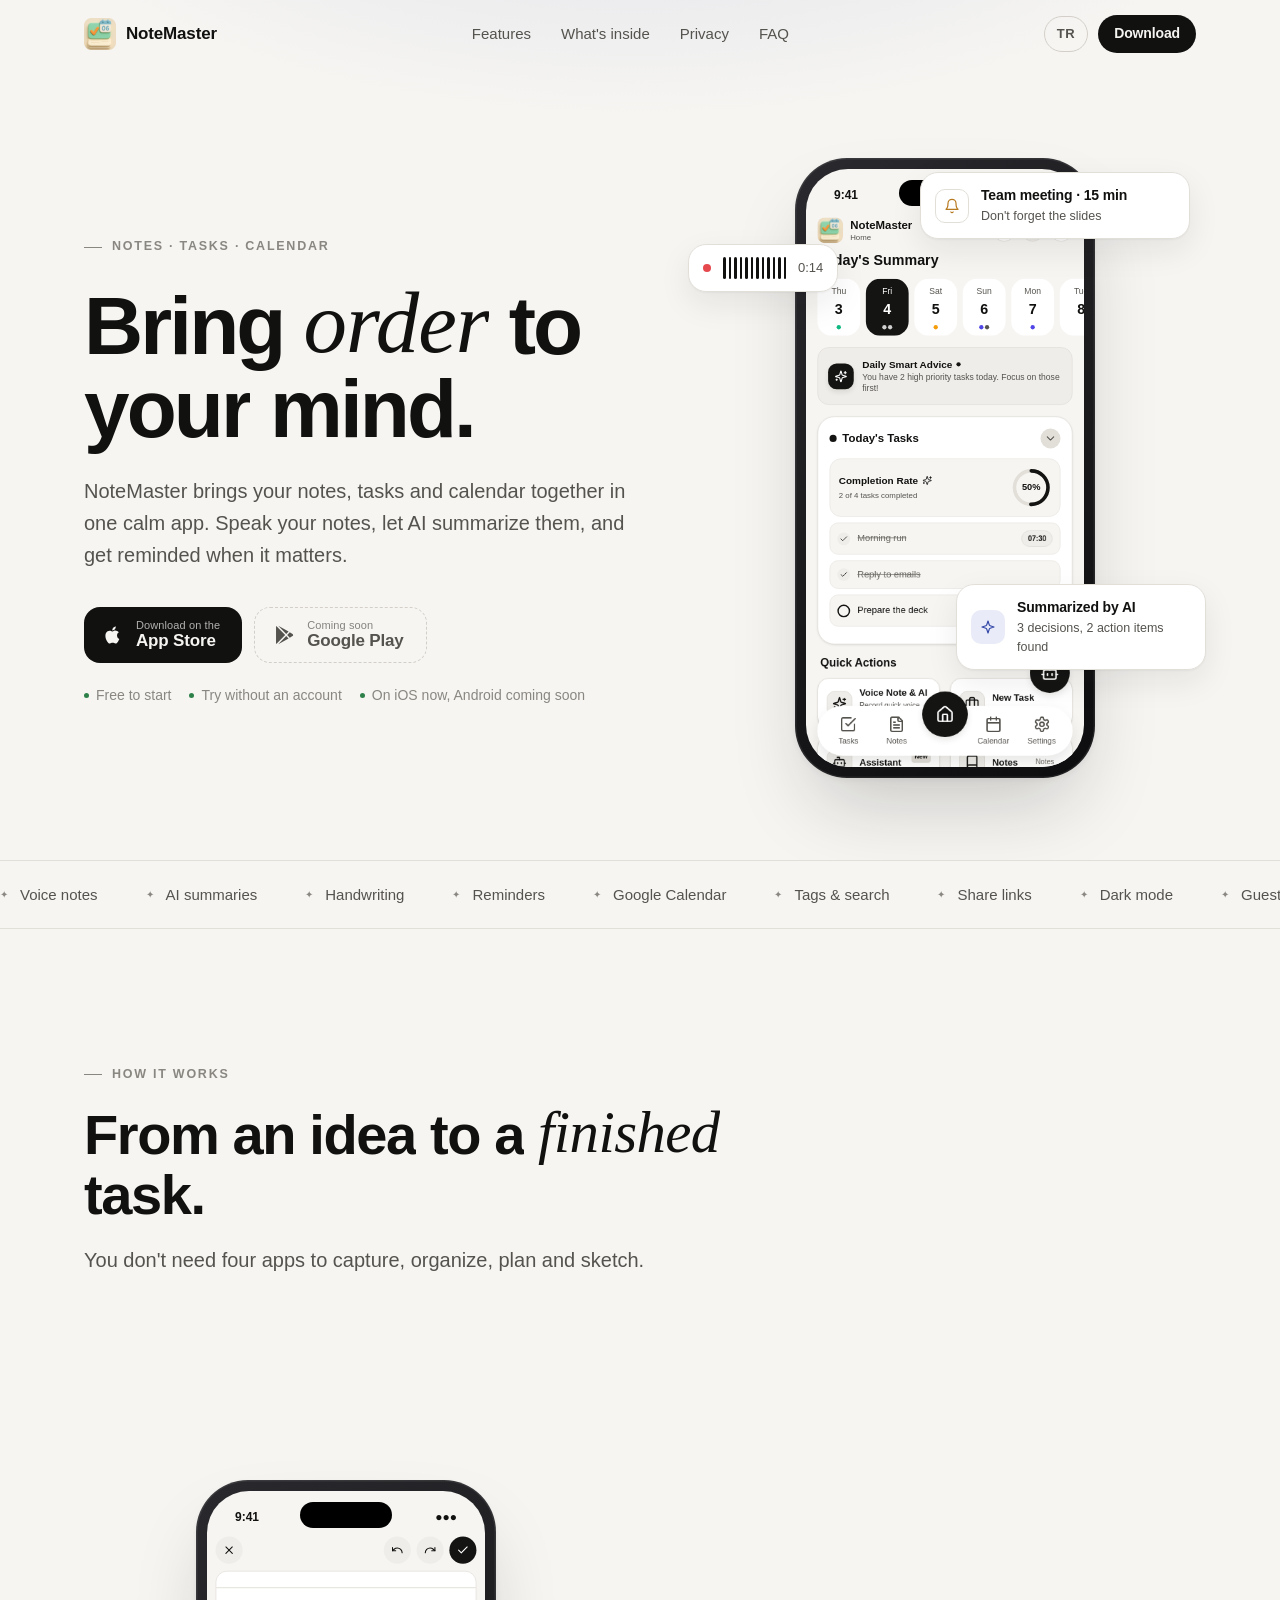
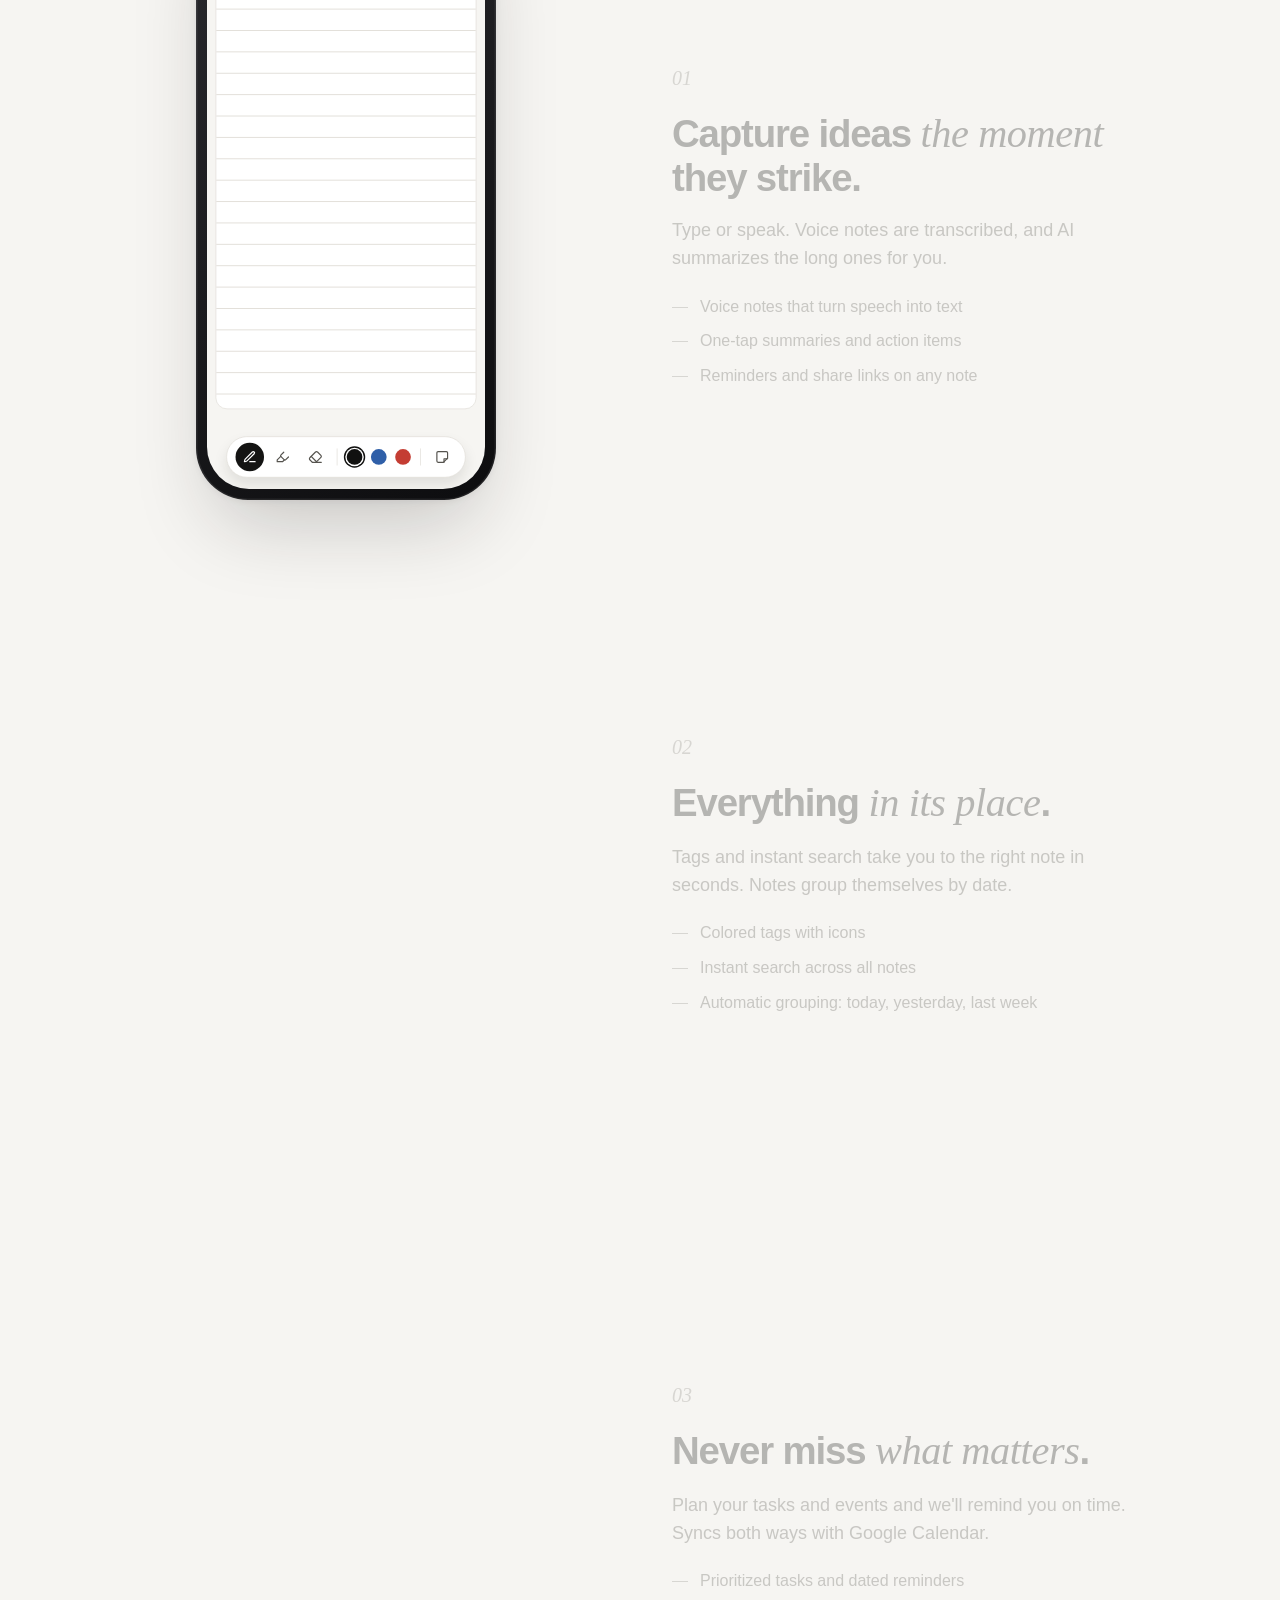
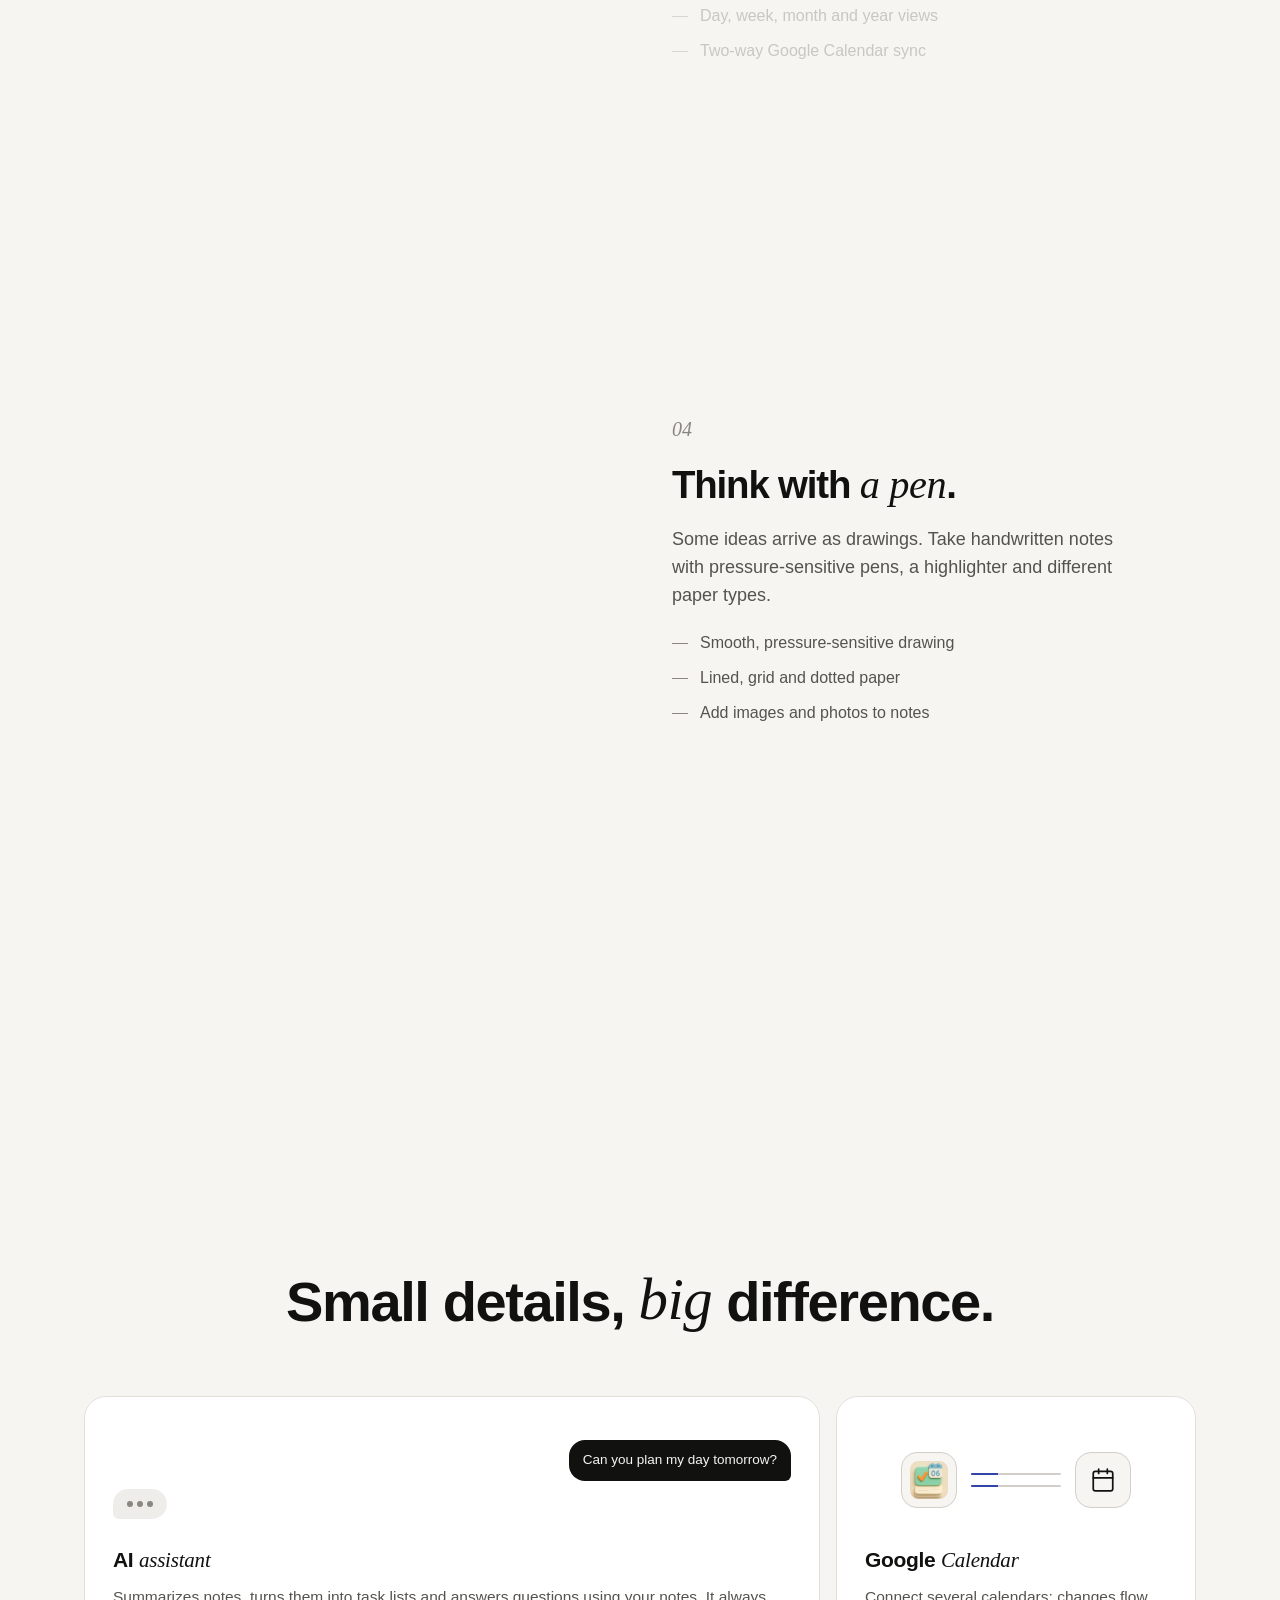
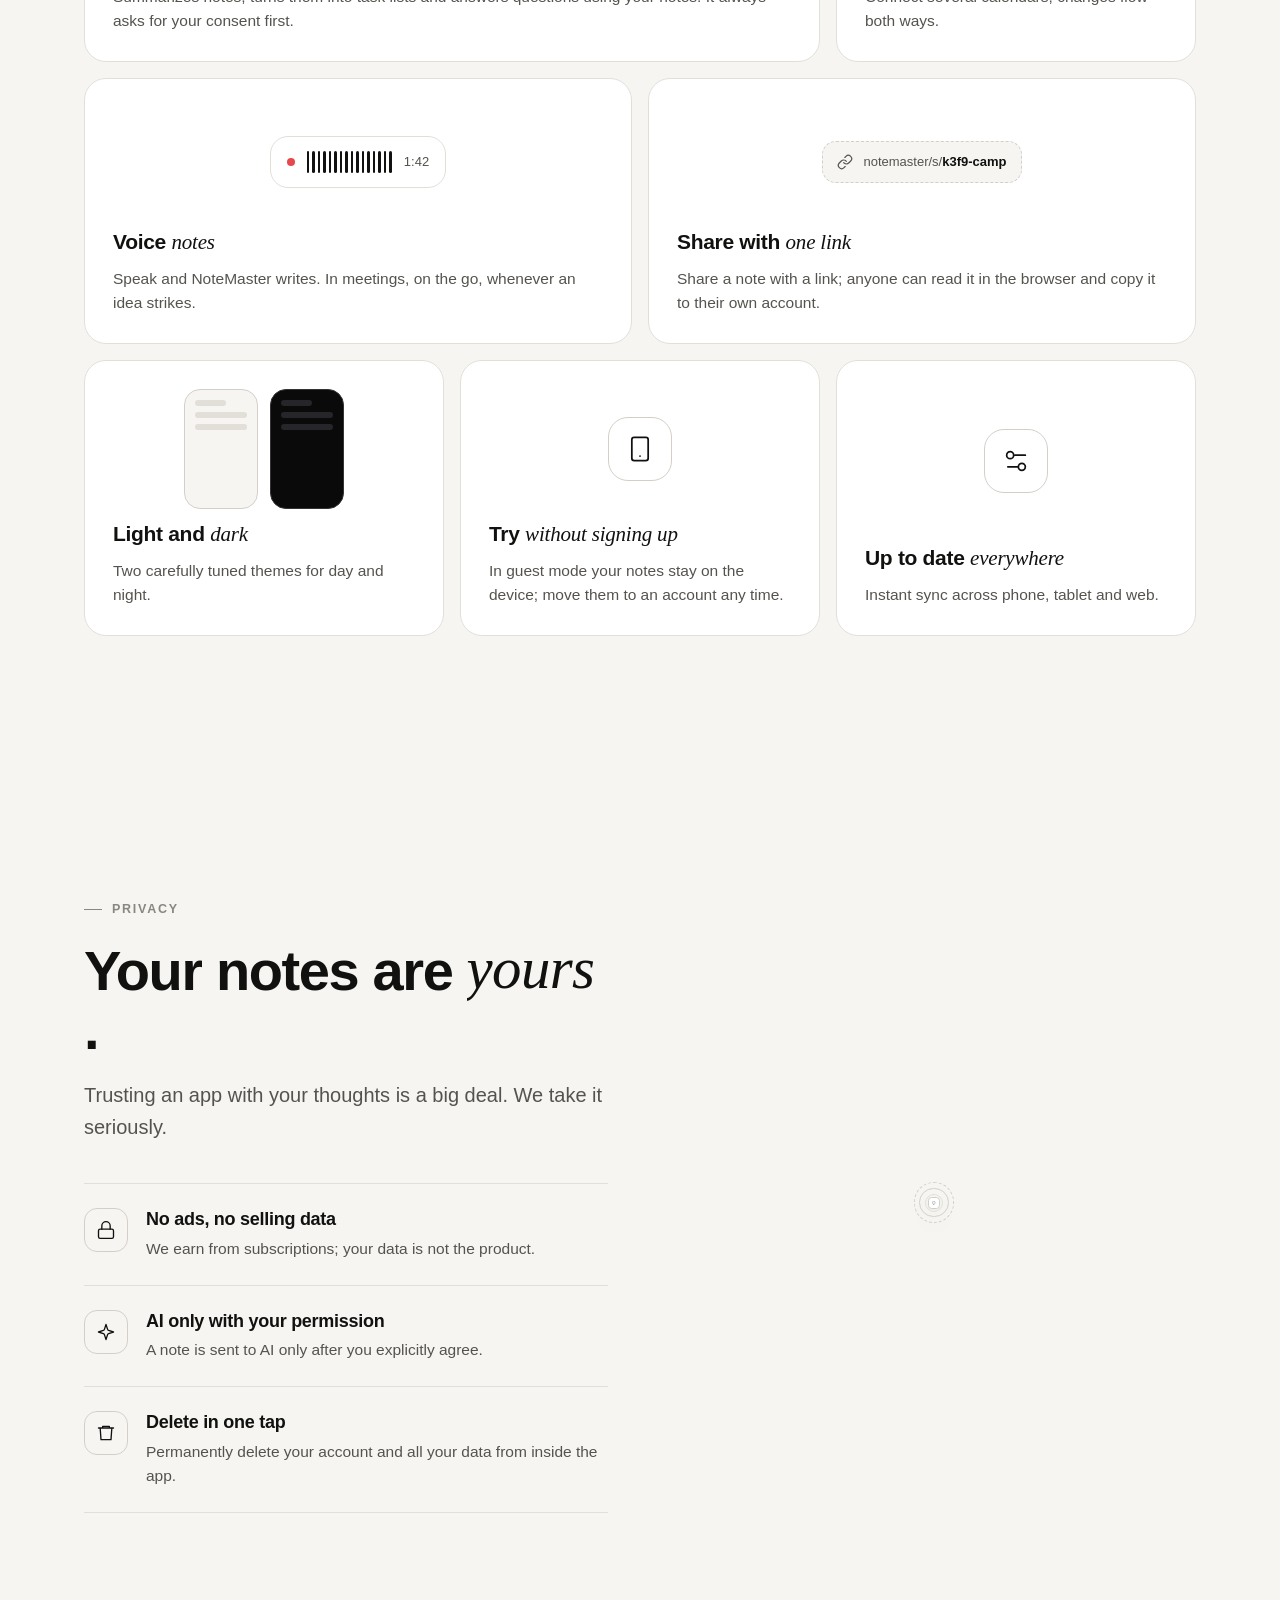
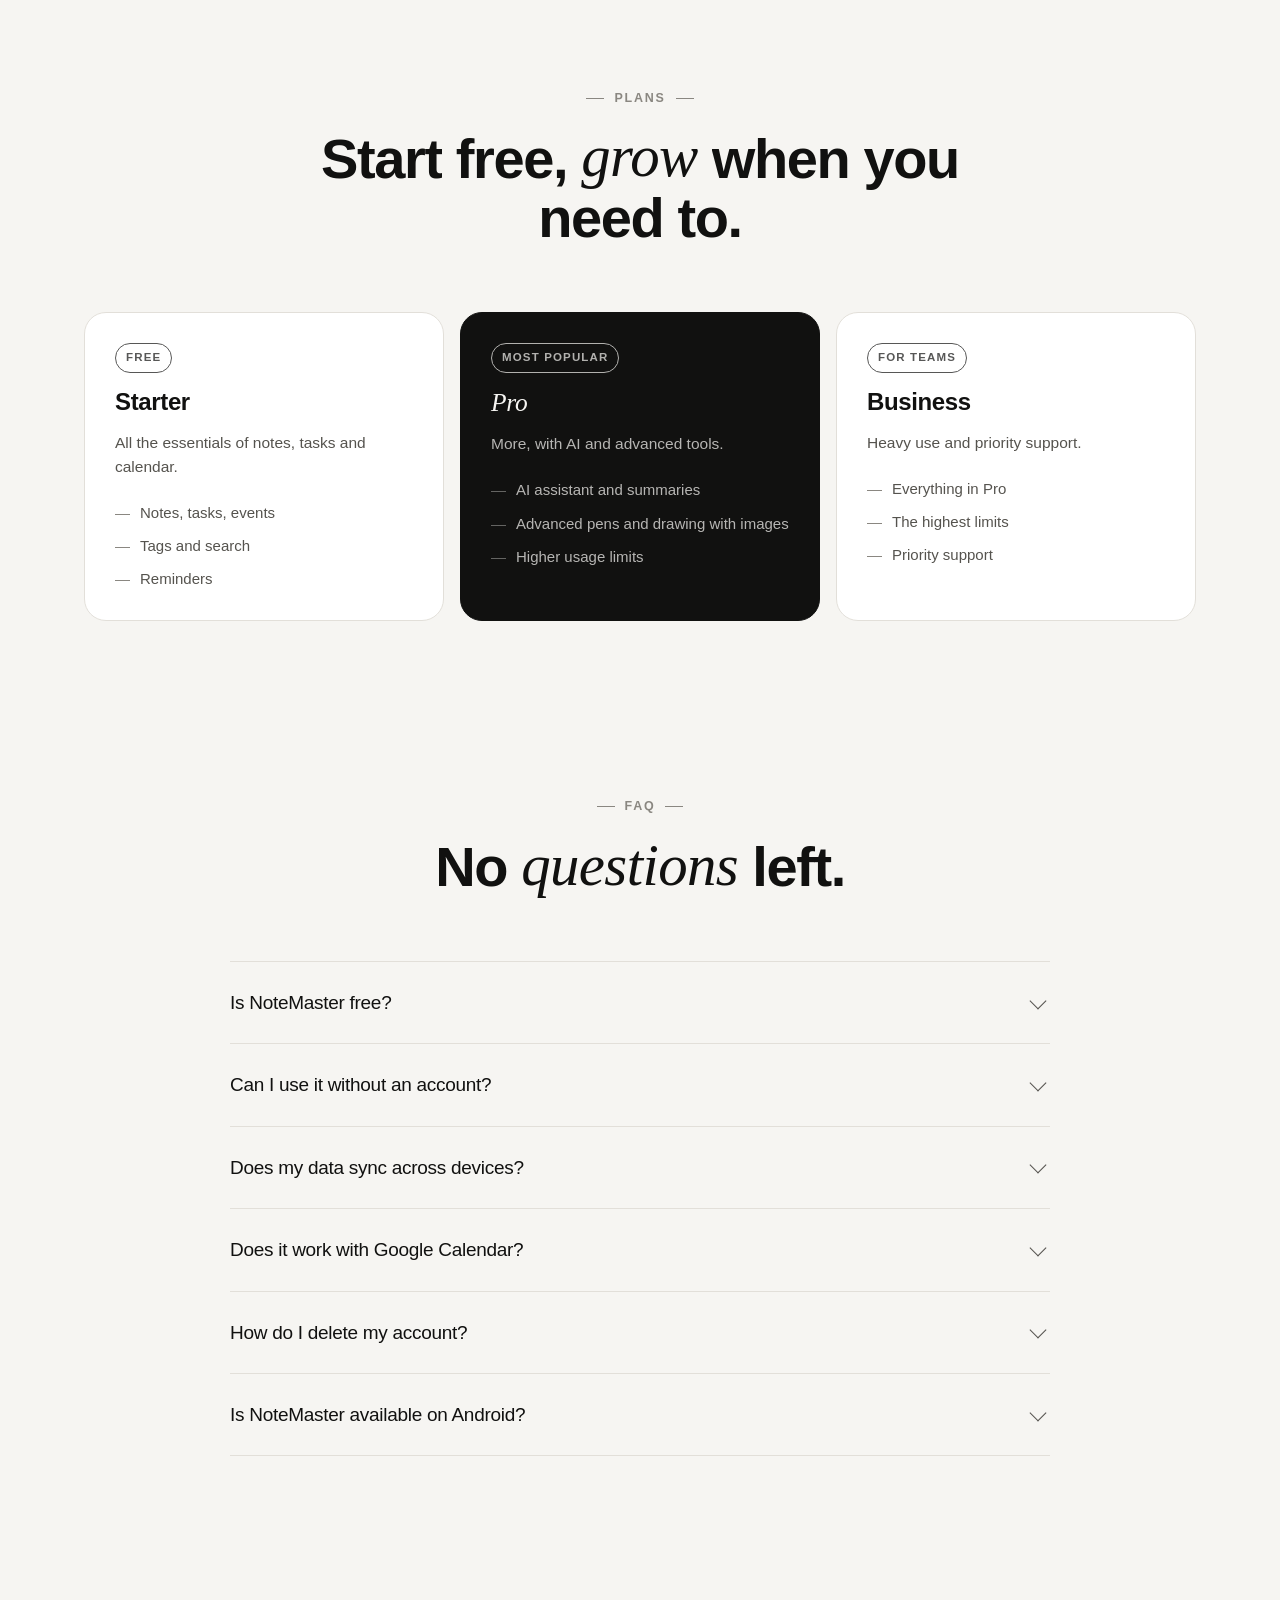
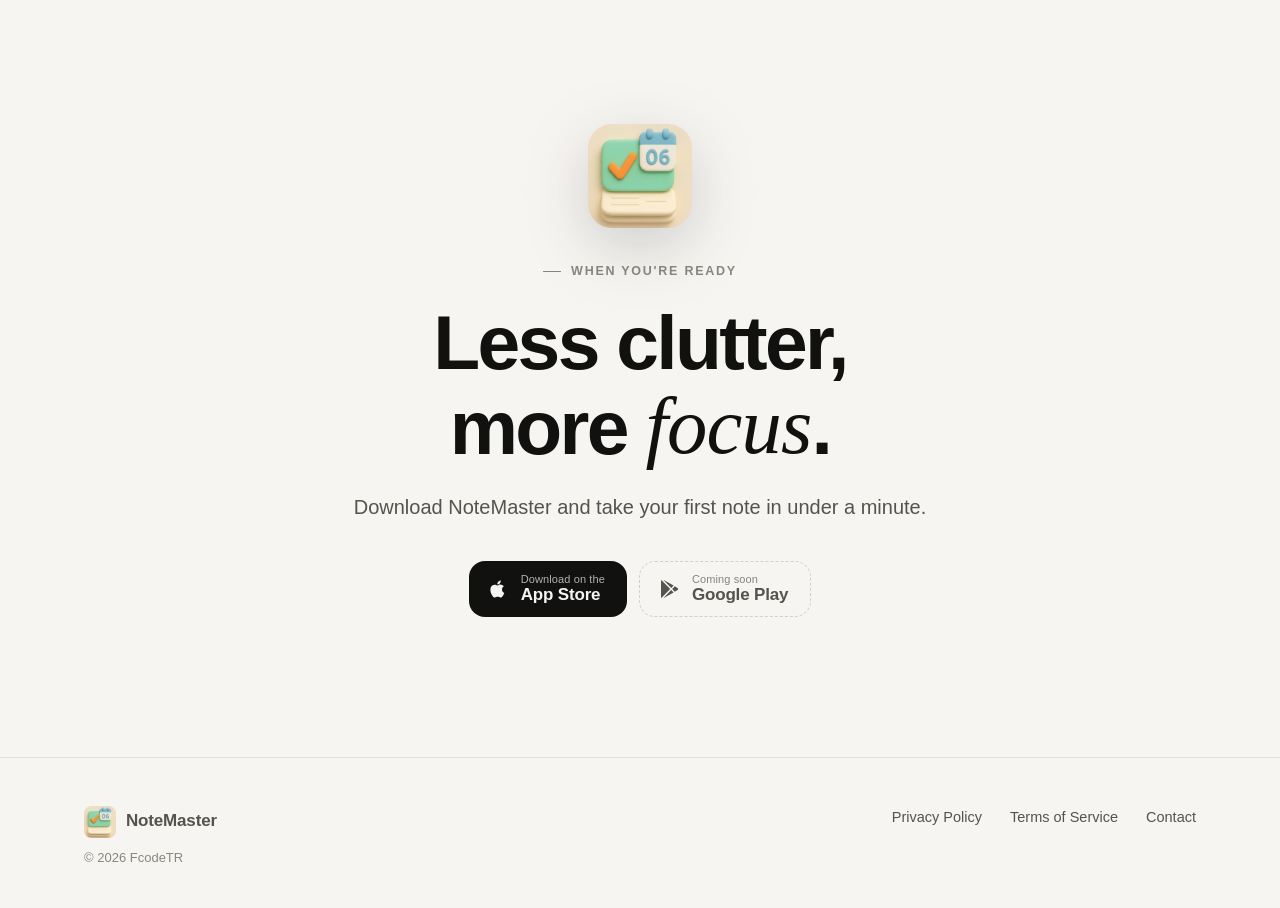
<file: docs/index.html>
<!DOCTYPE html>
<html lang="tr">
<head>
<meta charset="UTF-8">
<meta name="viewport" content="width=device-width, initial-scale=1, viewport-fit=cover">
<title>NoteMaster — Notlar, görevler ve takvim tek yerde</title>
<meta name="description" content="NoteMaster; notlarınızı, görevlerinizi ve takviminizi tek bir sade uygulamada toplar. Sesli not, yapay zekâ özetleri, el yazısı, hatırlatıcılar ve Google Takvim senkronizasyonu.">
<meta name="theme-color" content="#F6F5F2" media="(prefers-color-scheme: light)">
<meta name="theme-color" content="#0A0A0B" media="(prefers-color-scheme: dark)">
<meta property="og:title" content="NoteMaster — Notlar, görevler ve takvim tek yerde">
<meta property="og:description" content="Aklınızdakileri yakalayın, düzenleyin ve hiçbir şeyi kaçırmayın.">
<meta property="og:type" content="website">
<meta property="og:image" content="assets/icon-512.png">
<link rel="icon" type="image/png" sizes="64x64" href="assets/favicon-64.png">
<link rel="apple-touch-icon" href="assets/apple-touch-icon.png">
<style>
/* ─── Tokens ─────────────────────────────────────────────────────────────
   Same palette as the app (constants/theme.ts): warm paper / near-black,
   warm grays, one ink-blue accent, serif italic for emphasis. */
:root {
  --bg: #F6F5F2;
  --bg-elev: #FFFFFF;
  --surface: #FFFFFF;
  --surface-2: #EFEDE9;
  --text: #111110;
  --text-soft: #55534E;
  --text-faint: #8A8781;
  --line: #E2DFD9;
  --line-strong: #D3CFC8;
  --accent: #3346A8;
  --accent-soft: #E9ECF8;
  --accent-text: #FFFFFF;
  --sage: #2E8049;
  --sand: #B7791F;
  --clay: #C4321F;
  --slate: #3D55B8;
  --shadow: 0 1px 2px rgba(28,25,23,.04), 0 12px 32px rgba(28,25,23,.08);
  --shadow-lg: 0 2px 6px rgba(28,25,23,.05), 0 40px 80px -20px rgba(28,25,23,.22);
  --serif: "Iowan Old Style", "Palatino Linotype", Georgia, "Times New Roman", serif;
  --sans: -apple-system, BlinkMacSystemFont, "SF Pro Text", "Segoe UI", Inter, Roboto, "Helvetica Neue", Arial, sans-serif;
  --radius: 22px;
  --max: 1160px;
  --ease: cubic-bezier(.22, 1, .36, 1);
}
@media (prefers-color-scheme: dark) {
  :root {
    --bg: #0A0A0B;
    --bg-elev: #111113;
    --surface: #161618;
    --surface-2: #1E1E21;
    --text: #F5F4F2;
    --text-soft: #B3B1AB;
    --text-faint: #7F7D78;
    --line: #26262A;
    --line-strong: #333338;
    --accent: #6E80E0;
    --accent-soft: #171B33;
    --accent-text: #FFFFFF;
    --sage: #5FBF85;
    --sand: #E0B45A;
    --clay: #F07A6E;
    --slate: #8C9BEB;
    --shadow: 0 1px 2px rgba(0,0,0,.3), 0 12px 32px rgba(0,0,0,.35);
    --shadow-lg: 0 2px 6px rgba(0,0,0,.3), 0 40px 80px -20px rgba(0,0,0,.7);
  }
}

/* ─── Base ───────────────────────────────────────────────────────────── */
*, *::before, *::after { box-sizing: border-box; }
html { -webkit-text-size-adjust: 100%; scroll-behavior: smooth; }
body {
  margin: 0;
  background: var(--bg);
  color: var(--text);
  font-family: var(--sans);
  font-size: 17px;
  line-height: 1.55;
  -webkit-font-smoothing: antialiased;
  text-rendering: optimizeLegibility;
  overflow-x: hidden;
}
img, svg { display: block; max-width: 100%; }
a { color: inherit; text-decoration: none; }
em, .serif { font-family: var(--serif); font-style: italic; font-weight: 400; letter-spacing: -0.01em; }
::selection { background: var(--accent); color: var(--accent-text); }
:focus-visible { outline: 2px solid var(--accent); outline-offset: 3px; border-radius: 8px; }

.wrap { width: 100%; max-width: var(--max); margin: 0 auto; padding: 0 24px; }
.eyebrow {
  display: inline-flex; align-items: center; gap: 10px;
  font-size: 12.5px; font-weight: 600; letter-spacing: .14em; text-transform: uppercase;
  color: var(--text-faint);
}
.eyebrow::before { content: ""; width: 18px; height: 1px; background: currentColor; }
h1, h2, h3 { margin: 0; font-weight: 600; letter-spacing: -0.025em; }
h1 { font-size: clamp(42px, 6.4vw, 84px); line-height: 1.02; letter-spacing: -0.035em; }
h1 em { font-size: 1.06em; }
h2 { font-size: clamp(32px, 4.4vw, 56px); line-height: 1.06; }
h2 em { font-size: 1.05em; }
h3 { font-size: 21px; line-height: 1.25; letter-spacing: -0.015em; }
.lead { font-size: clamp(17px, 1.6vw, 20px); color: var(--text-soft); line-height: 1.6; max-width: 34em; }

/* ─── Scroll progress ────────────────────────────────────────────────── */
.progress {
  position: fixed; inset: 0 0 auto 0; height: 2px; z-index: 60;
  background: var(--accent); transform-origin: 0 50%; transform: scaleX(0);
}

/* ─── Nav ────────────────────────────────────────────────────────────── */
.nav {
  position: fixed; top: 0; left: 0; right: 0; z-index: 50;
  transition: background .4s var(--ease), border-color .4s var(--ease), backdrop-filter .4s;
  border-bottom: 1px solid transparent;
}
.nav.scrolled {
  background: color-mix(in srgb, var(--bg) 82%, transparent);
  -webkit-backdrop-filter: saturate(160%) blur(18px);
  backdrop-filter: saturate(160%) blur(18px);
  border-bottom-color: var(--line);
}
.nav .wrap { display: flex; align-items: center; justify-content: space-between; height: 68px; gap: 16px; }
.brand { display: flex; align-items: center; gap: 10px; font-weight: 600; letter-spacing: -0.01em; font-size: 17px; }
.mark {
  /* the app icon (rounded, transparent corners) */
  width: 32px; height: 32px; flex: none;
}
.final-icon {
  width: 104px; height: 104px; margin: 0 auto 26px; display: block;
  filter: drop-shadow(0 18px 30px rgba(28, 25, 23, .18));
}
.nav-links { display: flex; align-items: center; gap: 30px; font-size: 15px; color: var(--text-soft); }
.nav-links a { transition: color .2s; }
.nav-links a:hover { color: var(--text); }
.nav-right { display: flex; align-items: center; gap: 10px; }
.lang {
  font: inherit; font-size: 13px; font-weight: 600; letter-spacing: .04em;
  height: 36px; padding: 0 12px; border-radius: 18px; cursor: pointer;
  background: transparent; color: var(--text-soft); border: 1px solid var(--line-strong);
  transition: color .2s, border-color .2s;
}
.lang:hover { color: var(--text); border-color: var(--text-faint); }

/* ─── Buttons ────────────────────────────────────────────────────────── */
.btn {
  display: inline-flex; align-items: center; justify-content: center; gap: 10px;
  height: 52px; padding: 0 24px; border-radius: 26px; font-size: 16px; font-weight: 600;
  letter-spacing: -0.01em; white-space: nowrap; cursor: pointer; border: 0;
  transition: transform .35s var(--ease), background .25s, color .25s, border-color .25s, box-shadow .35s var(--ease);
}
.btn:active { transform: scale(.98); }
.btn-primary { background: var(--text); color: var(--bg); }
.btn-primary:hover { transform: translateY(-1px); box-shadow: var(--shadow); }
.btn-ghost { background: transparent; color: var(--text); border: 1px solid var(--line-strong); }
.btn-ghost:hover { border-color: var(--text-faint); }
.btn-sm { height: 38px; padding: 0 16px; font-size: 14px; border-radius: 19px; }
.store { height: 56px; padding: 0 22px 0 18px; border-radius: 16px; gap: 12px; text-align: left; }
.store small { display: block; font-size: 11px; font-weight: 500; opacity: .7; letter-spacing: .01em; line-height: 1.1; }
.store b { display: block; font-size: 17px; font-weight: 600; line-height: 1.15; letter-spacing: -0.01em; }
.store svg { width: 22px; height: 22px; flex: none; }
/* Not published yet: shown but inert (no link, not focusable). */
.store.soon, .store.soon:hover { border-style: dashed; border-color: var(--line-strong); color: var(--text-soft); cursor: default; transform: none; box-shadow: none; }

/* ─── Hero ───────────────────────────────────────────────────────────── */
.hero { position: relative; padding: 148px 0 72px; overflow: hidden; }
.hero::before {
  /* one faint tone, like the onboarding wash */
  content: ""; position: absolute; inset: -20% -10% auto; height: 80%;
  background: radial-gradient(60% 60% at 50% 0%, color-mix(in srgb, var(--accent) 12%, transparent), transparent 70%);
  pointer-events: none;
}
.hero-grid { position: relative; display: grid; grid-template-columns: 1.05fr .95fr; gap: 56px; align-items: center; }
.hero h1 { margin: 22px 0 24px; }
.hero .cta { display: flex; flex-wrap: wrap; gap: 12px; margin-top: 36px; }
.hero-note { margin-top: 22px; font-size: 14px; color: var(--text-faint); display: flex; flex-wrap: wrap; gap: 8px 18px; }
.hero-note span { display: inline-flex; align-items: center; gap: 7px; }
.hero-note span::before { content: ""; width: 5px; height: 5px; border-radius: 50%; background: var(--sage); }

.stage { position: relative; height: 640px; display: grid; place-items: center; }
.stage .phone { will-change: transform; }

/* floating cards around the hero phone */
.float {
  position: absolute; z-index: 3; background: var(--surface); border: 1px solid var(--line);
  border-radius: 18px; box-shadow: var(--shadow); padding: 12px 14px;
  display: flex; align-items: center; gap: 12px; font-size: 14px; will-change: transform;
}
.float .t { font-weight: 600; letter-spacing: -0.01em; }
.float .s { color: var(--text-soft); font-size: 12.5px; }
.f-rec { top: 96px; left: -6px; animation: drift 7s ease-in-out infinite; }
.f-ai { bottom: 118px; right: -10px; animation: drift 8s ease-in-out -2s infinite; max-width: 250px; }
.f-ai .ico { width: 34px; height: 34px; border-radius: 10px; background: var(--accent-soft); color: var(--accent); display: grid; place-items: center; flex: none; }
.f-notif { top: 24px; right: 6px; width: 270px; animation: notif 7s var(--ease) infinite; }
.f-notif .ico { width: 34px; height: 34px; border-radius: 10px; border: 1px solid var(--line); display: grid; place-items: center; color: var(--sand); flex: none; }
@keyframes drift { 0%,100% { transform: translateY(-5px); } 50% { transform: translateY(5px); } }
@keyframes notif {
  0%, 8% { opacity: 0; transform: translateY(-18px) scale(.97); }
  16%, 62% { opacity: 1; transform: none; }
  72%, 100% { opacity: 0; transform: translateY(-10px); }
}

.rec-dot { width: 8px; height: 8px; border-radius: 50%; background: #E5484D; animation: blink 1.6s ease-in-out infinite; flex: none; }
@keyframes blink { 50% { opacity: .25; } }
.wave { display: flex; align-items: center; gap: 3px; height: 22px; }
.wave i { width: 2.5px; height: 100%; border-radius: 2px; background: var(--text); transform-origin: 50% 50%; animation: wave 1s ease-in-out infinite; }
.wave i:nth-child(2n) { animation-duration: .8s; }
.wave i:nth-child(3n) { animation-duration: 1.25s; }
.wave i:nth-child(4n+1) { animation-delay: -.3s; }
.wave i:nth-child(5n) { animation-delay: -.6s; }
@keyframes wave { 0%,100% { transform: scaleY(.25); } 50% { transform: scaleY(1); } }
.mono { font-variant-numeric: tabular-nums; color: var(--text-soft); font-size: 13px; }

/* ─── Phone mockup ───────────────────────────────────────────────────── */
.phone {
  position: relative; width: 300px; height: 620px; border-radius: 52px; padding: 11px;
  background: linear-gradient(145deg, #2A2A2E, #0D0D0F);
  box-shadow: var(--shadow-lg), inset 0 0 0 1.5px rgba(255,255,255,.08);
}
.phone::before { /* dynamic island */
  content: ""; position: absolute; top: 22px; left: 50%; transform: translateX(-50%);
  width: 92px; height: 26px; border-radius: 14px; background: #000; z-index: 5;
}
.screen {
  position: relative; width: 100%; height: 100%; border-radius: 42px; overflow: hidden;
  font-size: 12px; line-height: 1.35;
}
.card { background: var(--surface); border: 1px solid var(--line); border-radius: 16px; padding: 12px; }
.row { display: flex; align-items: center; gap: 9px; }

/* ─── App screens ─────────────────────────────────────────────────────
   Mockups of the real app UI. Tokens mirror constants/theme.ts (light/dark);
   each screen is laid out at the real 390pt phone width and scaled to fit. */
.screen {
  --a-bg: #F6F5F2; --a-card: #FFFFFF; --a-card2: #EFEDE9; --a-p: #141413; --a-onp: #FFFFFF;
  --a-text: #111110; --a-t2: #55534E; --a-t3: #6B6862; --a-bd: #E2DFD9;
  --a-err: #C4321F; --a-errbg: rgba(196,50,31,.08); --a-ok: #2E8049; --a-onsem: #FFFFFF;
  --a-wbg: #EFEDE9; --a-wbd: #E2DFD9; --a-w2bg: #F6F5F2; --a-w2bd: #EAE8E3;
  --a-sh: rgba(28,25,23,.10);
  background: var(--a-bg); color: var(--a-text);
}
@media (prefers-color-scheme: dark) {
  .screen {
    --a-bg: #0A0A0B; --a-card: #161618; --a-card2: #222226; --a-p: #F4F3F1; --a-onp: #0A0A0B;
    --a-text: #F5F4F2; --a-t2: #B3B1AB; --a-t3: #8F8D87; --a-bd: #2C2C31;
    --a-err: #F07A6E; --a-errbg: rgba(240,122,110,.15); --a-ok: #5FBF85; --a-onsem: #0A0A0B;
    --a-wbg: #1C1C1F; --a-wbd: #2C2C31; --a-w2bg: #0F0F11; --a-w2bd: #222226;
    --a-sh: rgba(0,0,0,.5);
  }
}
.view {
  position: absolute; inset: 0;
  opacity: 0; transform: translateY(14px) scale(.985);
  transition: opacity .6s var(--ease), transform .6s var(--ease);
}
.view.on { opacity: 1; transform: none; }
.sb { position: absolute; top: 18px; left: 28px; right: 28px; display: flex; justify-content: space-between; font-size: 12px; font-weight: 600; z-index: 4; }
.app {
  position: absolute; left: 0; top: 0; width: 390px; height: 839px; overflow: hidden;
  transform: scale(.7128); transform-origin: 0 0; padding-top: 56px;
  font-size: 14px; line-height: 1.3; letter-spacing: 0; text-align: left;
}
.i { width: 1em; height: 1em; fill: none; stroke: currentColor; stroke-width: 2; stroke-linecap: round; stroke-linejoin: round; flex: none; display: block; }
.i12 { font-size: 12px; } .i13 { font-size: 13px; } .i14 { font-size: 14px; } .i15 { font-size: 15px; } .i16 { font-size: 16px; }
.i17 { font-size: 17px; } .i18 { font-size: 18px; } .i20 { font-size: 20px; } .i22 { font-size: 22px; } .i24 { font-size: 24px; } .i26 { font-size: 26px; }
.a-row { display: flex; align-items: center; gap: 6px; }
/* AppHeader */
.a-hdr { display: flex; align-items: center; justify-content: space-between; padding: 12px 16px 10px; }
.a-logo { display: flex; align-items: center; gap: 10px; }
.a-logo img { width: 36px; height: 36px; border-radius: 10px; }
.a-brand { font-size: 16px; font-weight: 700; line-height: 20px; }
.a-sub { font-size: 11px; font-weight: 500; color: var(--a-t2); }
.a-acts { display: flex; gap: 8px; }
.a-rb { width: 32px; height: 32px; border-radius: 50%; border: 1.5px solid var(--a-bd); background: var(--a-card); display: grid; place-items: center; }
.a-rb.ai { border-width: 1px; background: var(--a-wbg); border-color: var(--a-wbd); }
/* CustomTabBar */
.a-tabs { position: absolute; left: 0; right: 0; bottom: 0; padding-bottom: 16px; display: flex; justify-content: center; z-index: 3; }
.a-bar { display: flex; width: 92%; height: 70px; border-radius: 40px; padding: 0 10px; background: var(--a-card); box-shadow: 0 10px 20px var(--a-sh); }
.a-tab { flex: 1; position: relative; display: flex; align-items: center; justify-content: center; color: var(--a-t2); }
.a-tab .tc { display: flex; flex-direction: column; align-items: center; gap: 4px; font-size: 11px; font-weight: 500; }
.a-tab.on .tc { opacity: 0; }
.a-bub { position: absolute; left: 50%; top: -20px; width: 64px; height: 64px; margin-left: -32px; border-radius: 50%; background: var(--a-p); color: var(--a-onp); display: grid; place-items: center; box-shadow: 0 4px 8px var(--a-sh); }
.a-aifab { position: absolute; right: 20px; bottom: 104px; width: 56px; height: 56px; border-radius: 50%; background: var(--a-p); color: var(--a-onp); display: grid; place-items: center; box-shadow: 0 4px 10px var(--a-sh); z-index: 2; }
.a-aifab .sp { position: absolute; top: 9px; left: 9px; }
/* Home */
.a-h3 { font-size: 20px; font-weight: 700; line-height: 28px; padding: 0 16px; margin-bottom: 12px; }
.a-hcal { display: flex; gap: 8px; padding: 0 16px; margin-bottom: 16px; overflow: hidden; }
.a-day { flex: none; width: 60px; height: 80px; border-radius: 20px; background: var(--a-card); display: flex; flex-direction: column; align-items: center; justify-content: center; gap: 4px; }
.a-day small { font-size: 12px; font-weight: 500; color: var(--a-t2); line-height: 16px; }
.a-day b { font-size: 20px; font-weight: 700; line-height: 28px; }
.a-day.sel { background: var(--a-p); color: var(--a-onp); }
.a-day.sel small { color: var(--a-onp); }
.a-dots { display: flex; gap: 2px; height: 6px; margin-top: 4px; }
.a-dots i { width: 6px; height: 6px; border-radius: 50%; }
.a-sec { padding: 0 16px; }
.a-adv { display: flex; align-items: center; border-radius: 16px; padding: 14px; border: 1px solid var(--a-wbd); background: var(--a-wbg); margin-bottom: 16px; }
.a-advI { width: 36px; height: 36px; border-radius: 12px; background: var(--a-p); color: var(--a-onp); display: grid; place-items: center; margin-right: 12px; flex: none; box-shadow: 0 4px 8px var(--a-sh); }
.a-advT { font-size: 14px; font-weight: 600; }
.a-pdot { width: 6px; height: 6px; border-radius: 50%; background: var(--a-p); }
.a-advS { font-size: 12px; color: var(--a-t2); margin-top: 2px; }
.a-tw { background: var(--a-card); border: 1px solid var(--a-bd); border-radius: 24px; padding: 16px; margin-bottom: 16px; box-shadow: 0 1px 3px var(--a-sh); }
.a-twh { display: flex; align-items: center; justify-content: space-between; margin-bottom: 14px; }
.a-twt { font-size: 16px; font-weight: 700; }
.a-big { width: 10px; height: 10px; border-radius: 50%; background: var(--a-p); }
.a-tog { width: 28px; height: 28px; border-radius: 50%; background: var(--a-bd); color: var(--a-t2); display: grid; place-items: center; }
.a-prog { display: flex; align-items: center; justify-content: space-between; border-radius: 16px; padding: 12px; border: 1px solid var(--a-w2bd); background: var(--a-w2bg); }
.a-progT { font-size: 14px; font-weight: 600; }
.a-progS { font-size: 11px; color: var(--a-t2); margin-top: 4px; line-height: 16px; }
.a-ring { position: relative; width: 56px; height: 56px; flex: none; display: grid; place-items: center; }
.a-ring svg { position: absolute; inset: 0; width: 56px; height: 56px; }
.a-ring circle { fill: none; stroke-width: 5; }
.a-ring .bg { stroke: var(--a-bd); }
.a-ring .fg { stroke: var(--a-p); stroke-linecap: round; stroke-dasharray: 148; stroke-dashoffset: 148; transition: stroke-dashoffset 1.6s var(--ease) .3s; }
.on .a-ring .fg, .a-ring.static .fg { stroke-dashoffset: 74; }
.a-ring b { font-size: 13px; font-weight: 700; }
.a-tl { margin-top: 8px; }
.a-ti { display: flex; align-items: center; justify-content: space-between; border-radius: 12px; padding: 10px; border: 1px solid var(--a-w2bd); background: var(--a-w2bg); margin-bottom: 8px; gap: 10px; }
.a-ti .l { display: flex; align-items: center; gap: 10px; flex: 1; min-width: 0; font-size: 13px; font-weight: 500; }
.a-ti .l span { overflow: hidden; text-overflow: ellipsis; white-space: nowrap; }
.a-ck { width: 18px; height: 18px; border-radius: 50%; border: 2px solid var(--a-p); flex: none; }
.a-ck.d { border: 0; background: var(--a-wbg); color: var(--a-p); display: grid; place-items: center; }
.a-ti .dn { text-decoration: line-through; color: var(--a-t3); }
.a-tm { padding: 4px 8px; border-radius: 12px; border: 1px solid var(--a-wbd); background: var(--a-wbg); font-size: 10px; font-weight: 600; flex: none; }
.a-qh { display: flex; align-items: center; justify-content: space-between; padding: 0 4px; margin-bottom: 10px; }
.a-qh b { font-size: 16px; font-weight: 700; } .a-qh span { font-size: 12px; font-weight: 600; }
.a-qg { display: flex; flex-wrap: wrap; justify-content: space-between; gap: 10px 0; }
.a-qp { width: 48%; border-radius: 16px; padding: 12px; border: 1px solid var(--a-bd); background: var(--a-card); display: flex; align-items: center; gap: 10px; box-shadow: 0 1px 3px var(--a-sh); }
.a-qi { width: 36px; height: 36px; border-radius: 12px; border: 1px solid var(--a-wbd); background: var(--a-wbg); display: grid; place-items: center; flex: none; }
.a-qp .t { font-size: 13px; font-weight: 600; }
.a-qp .s { font-size: 10px; color: var(--a-t2); margin-top: 2px; }
.a-qp .n { font-size: 9px; font-weight: 700; padding: 2px 4px; border-radius: 4px; background: var(--a-wbd); }
.a-qp .c { font-size: 10px; color: var(--a-t3); margin-left: auto; }
/* Notes */
.a-srow { display: flex; align-items: center; gap: 10px; padding: 0 16px; margin: 4px 0; }
.a-search { flex: 1; height: 44px; border-radius: 12px; background: var(--a-card); display: flex; align-items: center; gap: 8px; padding: 0 12px; font-size: 16px; color: var(--a-t2); }
.a-sq { width: 44px; height: 44px; border-radius: 20px; border: 1px solid var(--a-bd); background: var(--a-card); display: grid; place-items: center; }
.a-sq.v { background: var(--a-errbg); color: var(--a-err); }
.a-chips { display: flex; gap: 8px; padding: 0 16px; margin: 12px 0; overflow: hidden; }
.a-chip { flex: none; padding: 4px 12px; border-radius: 9999px; border: 1px solid var(--a-bd); background: var(--a-card); font-size: 14px; line-height: 20px; color: var(--a-t2); }
.a-chip.sel { background: var(--a-ok); border-color: var(--a-ok); color: var(--a-onsem); font-weight: 600; }
.a-list { padding: 0 16px; }
.a-grp { font-size: 14px; font-weight: 700; color: var(--a-t2); padding: 4px 0; margin: 8px 0 4px; }
.a-note { position: relative; overflow: hidden; border-radius: 16px; padding: 16px 16px 16px 22px; margin-bottom: 12px; border: 1px solid var(--a-bd); background: var(--a-card); box-shadow: 0 2px 8px rgba(28,25,23,.04); }
.a-note.pin { border-color: color-mix(in srgb, var(--a-p) 21%, transparent); }
.a-note .bar { position: absolute; left: 0; top: 0; bottom: 0; width: 5px; background: var(--c); }
.a-nh { display: flex; align-items: flex-start; justify-content: space-between; gap: 12px; margin-bottom: 8px; }
.a-nm { display: flex; align-items: center; gap: 8px; flex-wrap: wrap; margin-bottom: 6px; }
.a-tag { padding: 2px 8px; border-radius: 6px; font-size: 12px; font-weight: 600; background: color-mix(in srgb, var(--c) 14%, transparent); color: color-mix(in srgb, var(--c) 72%, var(--a-text)); }
.a-tm2 { display: flex; align-items: center; gap: 4px; font-size: 12px; font-weight: 500; color: var(--a-t3); }
.a-nt { font-size: 16px; font-weight: 700; }
.a-na { display: flex; align-items: center; gap: 4px; color: var(--a-t3); flex: none; }
.a-na > span { padding: 6px; border-radius: 8px; display: grid; place-items: center; }
.a-na > .pn { background: color-mix(in srgb, var(--a-p) 9%, transparent); color: var(--a-p); }
.a-pv { font-size: 14px; line-height: 22px; color: var(--a-t2); margin-bottom: 10px; display: -webkit-box; -webkit-line-clamp: 3; -webkit-box-orient: vertical; overflow: hidden; }
.a-au { display: inline-flex; align-items: center; gap: 6px; padding: 8px; border-radius: 8px; border: 1px solid color-mix(in srgb, var(--a-p) 19%, transparent); background: var(--a-card2); color: var(--a-p); font-size: 12px; font-weight: 600; margin-bottom: 10px; }
.a-nf { display: flex; align-items: center; justify-content: space-between; font-size: 12px; }
.a-nf .sy { display: flex; align-items: center; gap: 4px; color: var(--a-p); }
.a-nf .dt { color: var(--a-t3); }
/* Note editor */
.a-eh { display: flex; align-items: center; justify-content: space-between; padding: 8px 12px; border-bottom: 1px solid var(--a-bd); }
.a-eh .l { display: flex; align-items: center; gap: 10px; }
.a-eh .l b { font-size: 18px; font-weight: 700; }
.a-eh .r { display: flex; align-items: center; gap: 4px; color: var(--a-t2); }
.a-eh .r > span { width: 34px; height: 34px; display: grid; place-items: center; }
.a-eh .r > em { font-style: normal; color: var(--a-p); font-size: 16px; font-weight: 700; padding-left: 6px; }
.a-ec { padding: 16px; display: grid; gap: 12px; }
.a-ecard { background: var(--a-card); border: 1px solid var(--a-bd); border-radius: 20px; padding: 16px; }
.a-lbl { font-size: 11px; font-weight: 700; letter-spacing: .6px; color: var(--a-t2); margin-bottom: 8px; }
.a-et { font-size: 18px; font-weight: 700; padding: 4px 0; }
.a-cr { display: flex; gap: 12px; overflow: hidden; margin-top: 4px; }
.a-cc { width: 34px; height: 34px; border-radius: 50%; flex: none; display: grid; place-items: center; color: #fff; }
.a-cc.s { border: 2px solid #fff; box-shadow: 0 2px 4px rgba(0,0,0,.3); }
.a-ct { font-size: 16px; line-height: 24px; }
.a-ct p { margin: 0; animation: atype 6s var(--ease) infinite; }
.a-ct p:nth-child(2) { animation-delay: .5s; } .a-ct p:nth-child(3) { animation-delay: 1s; } .a-ct p:nth-child(4) { animation-delay: 1.5s; }
@keyframes atype { 0% { clip-path: inset(0 100% 0 0); } 25%, 80% { clip-path: inset(0 0 0 0); } 95%, 100% { clip-path: inset(0 100% 0 0); } }
.a-aib { border-radius: 16px; padding: 12px; margin-top: 12px; border: 1px solid var(--a-wbd); background: var(--a-wbg); display: grid; gap: 8px; }
.a-aih { display: flex; align-items: center; justify-content: space-between; }
.a-aih b { font-size: 14px; font-weight: 600; }
.a-aibg { font-size: 10px; font-weight: 700; padding: 2px 8px; border-radius: 8px; background: color-mix(in srgb, var(--a-p) 12%, transparent); color: var(--a-p); }
.a-pills { display: flex; flex-wrap: wrap; gap: 8px; }
.a-pill { display: inline-flex; align-items: center; gap: 4px; padding: 6px 10px; border-radius: 14px; border: 1px solid var(--a-bd); background: var(--a-card); font-size: 12px; font-weight: 600; }
.a-pill .i { color: var(--a-p); }
.a-pill.p { background: color-mix(in srgb, var(--a-p) 9%, transparent); border-color: var(--a-p); color: var(--a-p); font-weight: 700; }
/* Calendar */
.a-ut { display: flex; align-items: center; justify-content: space-between; padding: 0 16px; margin-bottom: 12px; }
.a-ut .l { display: flex; align-items: center; gap: 10px; }
.a-ut .l b { font-size: 20px; font-weight: 700; }
.a-sy { display: flex; align-items: center; gap: 6px; font-size: 12px; color: var(--a-t2); }
.a-sy i { width: 8px; height: 8px; border-radius: 50%; background: var(--a-ok); }
.a-ut .r { display: flex; gap: 8px; }
.a-ub { width: 36px; height: 36px; border-radius: 12px; background: var(--a-card2); color: var(--a-t2); display: grid; place-items: center; }
.a-seg { display: flex; margin: 0 16px 12px; padding: 4px; border-radius: 14px; background: var(--a-card2); }
.a-seg div { flex: 1; height: 36px; border-radius: 10px; display: flex; align-items: center; justify-content: center; gap: 6px; font-size: 13px; font-weight: 600; color: var(--a-t2); }
.a-seg .on { background: var(--a-p); color: var(--a-onp); }
.a-mh { display: flex; align-items: center; justify-content: space-between; padding: 0 20px; height: 32px; font-size: 16px; font-weight: 600; }
.a-mh .i { color: var(--a-t2); }
.a-mgrid { display: grid; grid-template-columns: repeat(7, 1fr); padding: 0 12px; margin-bottom: 8px; text-align: center; }
.a-wd { height: 24px; line-height: 24px; font-size: 12px; color: var(--a-t2); }
.a-d { height: 38px; display: flex; flex-direction: column; align-items: center; font-size: 15px; }
.a-d span { width: 28px; height: 28px; border-radius: 50%; display: grid; place-items: center; }
.a-d.td span { font-weight: 700; }
.a-d.sel span { background: var(--a-p); color: var(--a-onp); }
.a-d .a-dots { height: 4px; margin-top: 2px; } .a-d .a-dots i { width: 4px; height: 4px; }
.a-ev { border-radius: 16px; padding: 16px; margin-bottom: 12px; border: 1px solid var(--a-bd); background: var(--a-card); box-shadow: 0 2px 6px rgba(28,25,23,.04); }
.a-evh { display: flex; align-items: center; justify-content: space-between; margin-bottom: 10px; }
.a-evt { display: flex; align-items: center; gap: 8px; }
.a-evtime { display: flex; align-items: center; gap: 6px; padding: 4px 10px; border-radius: 8px; font-size: 12px; font-weight: 600; color: color-mix(in srgb, var(--c) 72%, var(--a-text)); background: color-mix(in srgb, var(--c) 9%, transparent); }
.a-evcat { padding: 4px 10px; border-radius: 8px; font-size: 12px; font-weight: 500; background: var(--a-card2); color: var(--a-t2); }
.a-evh .r { display: flex; gap: 8px; color: var(--a-t2); }
.a-evtitle { font-size: 16px; font-weight: 600; margin-bottom: 4px; }
.a-evd { font-size: 13px; line-height: 18px; color: var(--a-t2); margin-bottom: 12px; }
.a-evf { display: flex; align-items: center; gap: 4px; padding-top: 12px; border-top: 1px solid var(--a-bd); font-size: 13px; color: var(--a-t2); }
.a-fab { position: absolute; right: 16px; bottom: 100px; width: 56px; height: 56px; border-radius: 50%; background: var(--a-p); color: var(--a-onp); display: grid; place-items: center; box-shadow: 0 4px 8px var(--a-sh); z-index: 2; }
/* Drawing */
.a-dt { display: flex; align-items: center; justify-content: space-between; padding: 8px 12px; }
.a-dt .g { display: flex; gap: 8px; }
.a-db { width: 38px; height: 38px; border-radius: 50%; background: var(--a-card2); color: var(--a-text); display: grid; place-items: center; }
.a-db.p { background: var(--a-p); color: var(--a-onp); }
.a-paper { position: absolute; left: 12px; right: 12px; top: 112px; bottom: 112px; border-radius: 16px; border: 1px solid var(--a-bd); background-color: var(--a-card); background-image: linear-gradient(var(--a-bd) 1px, transparent 1px); background-size: 100% 30px; background-position: 0 22px; overflow: hidden; }
.a-ink path { fill: none; stroke: var(--a-text); stroke-width: 2.2; stroke-linecap: round; stroke-linejoin: round; stroke-dasharray: 600; stroke-dashoffset: 600; }
.a-ink .hl { stroke: #F59E0B; stroke-width: 10; opacity: .4; }
.view.on .a-ink path { animation: draw 5.5s var(--ease) infinite; }
.view.on .a-ink path:nth-child(2) { animation-delay: .8s; }
.view.on .a-ink path:nth-child(3) { animation-delay: 1.6s; }
@keyframes draw { 0% { stroke-dashoffset: 600; } 45%, 85% { stroke-dashoffset: 0; } 100% { stroke-dashoffset: 0; opacity: 0; } }
.a-tools { position: absolute; left: 0; right: 0; bottom: 16px; display: flex; justify-content: center; }
.a-tb { display: flex; align-items: center; gap: 6px; padding: 8px 12px; border-radius: 32px; background: var(--a-card); border: 1px solid var(--a-bd); box-shadow: 0 10px 20px var(--a-sh); }
.a-tb .ib { width: 40px; height: 40px; border-radius: 50%; display: grid; place-items: center; color: var(--a-t2); }
.a-tb .ib.sel { background: var(--a-p); color: var(--a-onp); }
.a-tb .sep { width: 1px; height: 24px; background: var(--a-bd); margin: 0 4px; }
.a-tb .cd { width: 22px; height: 22px; border-radius: 50%; margin: 0 3px; }
.a-tb .cd.sel { box-shadow: 0 0 0 2px var(--a-card), 0 0 0 4px var(--a-text); }


/* ─── Sections ───────────────────────────────────────────────────────── */
section { position: relative; }
.section { padding: 128px 0; }
.section-head { max-width: 760px; margin-bottom: 64px; }
.section-head h2 { margin: 18px 0 18px; }
.center { text-align: center; margin-left: auto; margin-right: auto; }
.center .eyebrow::after { content: ""; width: 18px; height: 1px; background: currentColor; }

/* marquee of capabilities */
.strip { border-top: 1px solid var(--line); border-bottom: 1px solid var(--line); padding: 22px 0; overflow: hidden; }
.strip-track { display: flex; gap: 48px; width: max-content; animation: marquee 38s linear infinite; }
.strip span { display: inline-flex; align-items: center; gap: 12px; font-size: 15px; color: var(--text-soft); white-space: nowrap; }
.strip span::before { content: "✦"; font-size: 10px; color: var(--text-faint); }
@keyframes marquee { to { transform: translateX(-50%); } }

/* sticky story */
.story { display: grid; grid-template-columns: 1fr 1fr; gap: 64px; }
.story-phone { position: sticky; top: 0; height: 100vh; display: grid; place-items: center; }
.story-steps { padding: 18vh 0; }
.step { min-height: 72vh; display: flex; flex-direction: column; justify-content: center; max-width: 470px; opacity: .28; transition: opacity .6s var(--ease); }
.step.active { opacity: 1; }
.step .num { font-family: var(--serif); font-style: italic; font-size: 20px; color: var(--text-faint); margin-bottom: 18px; }
.step h3 { font-size: clamp(28px, 3vw, 40px); line-height: 1.1; letter-spacing: -0.03em; margin-bottom: 18px; }
.step h3 em { font-size: 1.05em; }
.step p { color: var(--text-soft); font-size: 18px; margin: 0 0 22px; }
.step ul { list-style: none; padding: 0; margin: 0; display: grid; gap: 10px; }
.step li { display: flex; gap: 12px; color: var(--text-soft); font-size: 16px; }
.step li::before { content: ""; flex: none; width: 16px; height: 1px; background: var(--text-faint); margin-top: 12px; }
.step-phone { display: none; }

/* bento */
.bento { display: grid; grid-template-columns: repeat(6, 1fr); gap: 16px; }
.tile {
  grid-column: span 2; background: var(--surface); border: 1px solid var(--line); border-radius: var(--radius);
  padding: 28px; min-height: 260px; display: flex; flex-direction: column; gap: 12px; overflow: hidden; position: relative;
  transition: transform .5s var(--ease), box-shadow .5s var(--ease), border-color .3s;
}
.tile:hover { transform: translateY(-3px); box-shadow: var(--shadow); border-color: var(--line-strong); }
.tile.wide { grid-column: span 3; }
.tile.full { grid-column: span 4; }
.tile h3 { margin-top: auto; }
.tile p { margin: 0; color: var(--text-soft); font-size: 15.5px; }
.tile .art { flex: 1; display: flex; align-items: center; justify-content: center; min-height: 110px; }
.icon {
  width: 44px; height: 44px; border-radius: 13px; border: 1px solid var(--line-strong);
  display: grid; place-items: center; color: var(--text);
}
.icon svg { width: 20px; height: 20px; }

.chat { width: 100%; display: grid; gap: 8px; font-size: 13.5px; }
.bubble { padding: 10px 14px; border-radius: 16px; max-width: 85%; }
.bubble.me { justify-self: end; background: var(--text); color: var(--bg); border-bottom-right-radius: 6px; }
.bubble.ai { background: var(--surface-2); border-bottom-left-radius: 6px; }
.bubble.ai b { font-weight: 600; }
.typing-dots { display: inline-flex; gap: 4px; padding: 12px 14px; background: var(--surface-2); border-radius: 16px; border-bottom-left-radius: 6px; width: max-content; }
.typing-dots i { width: 6px; height: 6px; border-radius: 50%; background: var(--text-faint); animation: bounce 1.2s ease-in-out infinite; }
.typing-dots i:nth-child(2) { animation-delay: .15s; } .typing-dots i:nth-child(3) { animation-delay: .3s; }
@keyframes bounce { 0%, 60%, 100% { transform: none; opacity: .5; } 30% { transform: translateY(-4px); opacity: 1; } }

.sync { display: flex; align-items: center; gap: 14px; }
.sync .node { width: 56px; height: 56px; border-radius: 16px; border: 1px solid var(--line-strong); display: grid; place-items: center; background: var(--bg); }
.sync .track { width: 90px; height: 2px; background: var(--line-strong); position: relative; overflow: hidden; border-radius: 1px; }
.sync .track::after { content: ""; position: absolute; inset: 0; width: 30%; background: var(--accent); animation: flow 1.8s var(--ease) infinite; }
.sync .track.rev::after { animation-direction: reverse; animation-delay: .9s; }
@keyframes flow { from { transform: translateX(-100%); } to { transform: translateX(340%); } }

.modes { display: flex; gap: 12px; }
.modes div { width: 74px; height: 120px; border-radius: 16px; border: 1px solid var(--line-strong); padding: 10px; display: grid; gap: 6px; align-content: start; }
.modes .light { background: #F6F5F2; } .modes .dark { background: #0A0A0B; border-color: #333338; }
.modes .light i { background: #E2DFD9; } .modes .dark i { background: #26262A; }
.modes i { display: block; height: 6px; border-radius: 3px; }
.modes i:first-child { width: 60%; }

.share-link { display: flex; align-items: center; gap: 10px; padding: 10px 14px; border: 1px dashed var(--line-strong); border-radius: 14px; font-size: 13px; color: var(--text-soft); background: var(--bg); }
.share-link b { color: var(--text); font-weight: 600; }

/* privacy */
.privacy { display: grid; grid-template-columns: 1fr 1fr; gap: 64px; align-items: center; }
.points { display: grid; gap: 0; border-top: 1px solid var(--line); }
.point { display: grid; grid-template-columns: 44px 1fr; gap: 18px; padding: 24px 0; border-bottom: 1px solid var(--line); }
.point h3 { font-size: 18px; margin-bottom: 6px; }
.point p { margin: 0; color: var(--text-soft); font-size: 15.5px; }
.vault { position: relative; aspect-ratio: 1; max-width: 440px; margin: 0 auto; display: grid; place-items: center; }
.vault .r { position: absolute; border-radius: 50%; border: 1px solid var(--line-strong); animation: spin 40s linear infinite; }
.vault .r1 { inset: 0; border-style: dashed; }
.vault .r2 { inset: 14%; animation-duration: 28s; animation-direction: reverse; }
.vault .r3 { inset: 28%; border-color: var(--line); }
.vault .core { width: 30%; aspect-ratio: 1; border-radius: 30%; background: var(--surface); border: 1px solid var(--line-strong); box-shadow: var(--shadow); display: grid; place-items: center; }
.vault .core svg { width: 36%; height: 36%; color: var(--text); }
.vault .sat { position: absolute; width: 40px; height: 40px; border-radius: 12px; background: var(--surface); border: 1px solid var(--line); display: grid; place-items: center; box-shadow: var(--shadow); }
.vault .sat svg { width: 18px; height: 18px; }
@keyframes spin { to { transform: rotate(360deg); } }

/* plans */
.plans { display: grid; grid-template-columns: repeat(3, 1fr); gap: 16px; }
.plan { border: 1px solid var(--line); border-radius: var(--radius); padding: 30px; background: var(--surface); display: flex; flex-direction: column; gap: 14px; }
.plan.feat { background: var(--text); color: var(--bg); border-color: var(--text); }
.plan.feat p, .plan.feat li { color: color-mix(in srgb, var(--bg) 72%, transparent); }
.plan h3 { font-size: 24px; }
.plan h3 em { font-size: 1.06em; }
.plan p { margin: 0; color: var(--text-soft); font-size: 15.5px; }
.plan ul { list-style: none; padding: 0; margin: 8px 0 0; display: grid; gap: 10px; font-size: 15px; }
.plan li { display: flex; gap: 10px; color: var(--text-soft); }
.plan li::before { content: "—"; color: var(--text-faint); }
.plan.feat li::before { color: inherit; opacity: .5; }
.tag { align-self: flex-start; font-size: 11.5px; font-weight: 600; letter-spacing: .1em; text-transform: uppercase; padding: 5px 10px; border-radius: 999px; border: 1px solid currentColor; opacity: .7; }

/* faq */
.faq { max-width: 820px; margin: 0 auto; border-top: 1px solid var(--line); }
.faq details { border-bottom: 1px solid var(--line); }
.faq summary {
  list-style: none; cursor: pointer; padding: 26px 48px 26px 0; position: relative;
  font-size: 19px; font-weight: 500; letter-spacing: -0.015em;
}
.faq summary::-webkit-details-marker { display: none; }
.faq summary::after {
  content: ""; position: absolute; right: 6px; top: 50%; width: 12px; height: 12px; margin-top: -8px;
  border: solid var(--text-soft); border-width: 0 1.5px 1.5px 0; transform: rotate(45deg); transition: transform .4s var(--ease);
}
.faq details[open] summary::after { transform: rotate(-135deg); margin-top: -2px; }
.faq .ans { overflow: hidden; color: var(--text-soft); font-size: 16.5px; padding: 0 48px 26px 0; margin-top: -6px; }

/* final cta */
.final { text-align: center; padding: 140px 0; overflow: hidden; }
.final h2 { font-size: clamp(40px, 6vw, 80px); letter-spacing: -0.035em; margin: 20px auto 22px; max-width: 14ch; }
.final .cta { display: flex; justify-content: center; flex-wrap: wrap; gap: 12px; margin-top: 38px; }
.final::before {
  content: ""; position: absolute; inset: auto -10% -40% -10%; height: 80%;
  background: radial-gradient(50% 50% at 50% 100%, color-mix(in srgb, var(--accent) 14%, transparent), transparent 70%);
  pointer-events: none;
}

footer { border-top: 1px solid var(--line); padding: 48px 0 calc(40px + env(safe-area-inset-bottom)); font-size: 14.5px; color: var(--text-soft); }
.foot { display: flex; justify-content: space-between; align-items: flex-start; flex-wrap: wrap; gap: 32px; }
.foot-links { display: flex; gap: 28px; flex-wrap: wrap; }
.foot-links a:hover { color: var(--text); }
.foot small { display: block; margin-top: 10px; color: var(--text-faint); font-size: 13px; }

/* ─── Reveal on scroll ───────────────────────────────────────────────── */
.rv { opacity: 0; transform: translateY(26px); transition: opacity .9s var(--ease), transform .9s var(--ease); transition-delay: var(--d, 0s); }
.rv.in { opacity: 1; transform: none; }
.split .w { display: inline-block; overflow: hidden; vertical-align: bottom; padding-bottom: .08em; margin-bottom: -.08em; }
.split .w > span { display: inline-block; transform: translateY(105%); transition: transform 1s var(--ease); transition-delay: calc(var(--i) * 45ms + var(--d, 0s)); }
.split.in .w > span { transform: none; }

/* ─── Responsive ─────────────────────────────────────────────────────── */
@media (max-width: 1020px) {
  .hero-grid { grid-template-columns: 1fr; gap: 24px; text-align: center; }
  .hero .lead { margin: 0 auto; }
  .hero .cta, .hero-note { justify-content: center; }
  .stage { height: 600px; }
  .story { grid-template-columns: 1fr; gap: 0; }
  .story-phone { display: none; }
  .story-steps { padding: 0; }
  .step { min-height: auto; opacity: 1; max-width: 640px; margin: 0 auto; padding: 56px 0; align-items: center; text-align: center; }
  .step ul { text-align: left; }
  .step-phone { display: block; margin: 36px auto 0; transform: scale(.9); transform-origin: top center; margin-bottom: -50px; }
  .step-phone .view { opacity: 1; transform: none; }
  .bento { grid-template-columns: repeat(2, 1fr); }
  .tile, .tile.wide, .tile.full { grid-column: span 1; }
  .tile.full { grid-column: span 2; }
  .privacy { grid-template-columns: 1fr; }
  .vault { max-width: 340px; order: -1; }
  .plans { grid-template-columns: 1fr; max-width: 520px; margin: 0 auto; }
}
@media (max-width: 720px) {
  body { font-size: 16px; }
  .nav-links { display: none; }
  .hero { padding: 124px 0 40px; }
  .section { padding: 92px 0; }
  .section-head { margin-bottom: 44px; }
  .stage { height: 560px; transform: scale(.92); }
  .f-rec { left: 0; top: 70px; }
  .f-ai { right: 0; bottom: 70px; max-width: 210px; }
  .f-notif { right: 0; width: 240px; top: 6px; }
  .bento { grid-template-columns: 1fr; }
  .tile, .tile.wide, .tile.full { grid-column: span 1; }
  .store { flex: 1 1 200px; justify-content: center; }
  .final { padding: 100px 0; }
}
@media (max-width: 400px) {
  .stage { transform: scale(.84); height: 520px; }
  .f-notif { display: none; }
}
@media (prefers-reduced-motion: reduce) {
  *, *::before, *::after { animation: none !important; transition: none !important; }
  .rv, .split .w > span { opacity: 1; transform: none; }
  .a-ink path { stroke-dashoffset: 0; }
  .a-ct p { clip-path: none; }
}
</style>
</head>
<body>
<svg width="0" height="0" style="position:absolute" aria-hidden="true" focusable="false"><defs><symbol id="i-search" viewBox="0 0 24 24"><circle cx="11" cy="11" r="8"/><path d="m21 21-4.3-4.3"/></symbol><symbol id="i-sparkles" viewBox="0 0 24 24"><path d="M9.937 15.5A2 2 0 0 0 8.5 14.063l-6.135-1.582a.5.5 0 0 1 0-.962L8.5 9.936A2 2 0 0 0 9.937 8.5l1.582-6.135a.5.5 0 0 1 .963 0L14.063 8.5A2 2 0 0 0 15.5 9.937l6.135 1.581a.5.5 0 0 1 0 .964L15.5 14.063a2 2 0 0 0-1.437 1.437l-1.582 6.135a.5.5 0 0 1-.963 0z"/><path d="M20 3v4"/><path d="M22 5h-4"/><path d="M4 17v2"/><path d="M5 18H3"/></symbol><symbol id="i-user" viewBox="0 0 24 24"><path d="M19 21v-2a4 4 0 0 0-4-4H9a4 4 0 0 0-4 4v2"/><circle cx="12" cy="7" r="4"/></symbol><symbol id="i-home" viewBox="0 0 24 24"><path d="M15 21v-8a1 1 0 0 0-1-1h-4a1 1 0 0 0-1 1v8"/><path d="M3 10a2 2 0 0 1 .709-1.528l7-5.999a2 2 0 0 1 2.582 0l7 5.999A2 2 0 0 1 21 10v9a2 2 0 0 1-2 2H5a2 2 0 0 1-2-2z"/></symbol><symbol id="i-check-square" viewBox="0 0 24 24"><path d="m9 11 3 3L22 4"/><path d="M21 12v7a2 2 0 0 1-2 2H5a2 2 0 0 1-2-2V5a2 2 0 0 1 2-2h11"/></symbol><symbol id="i-file-text" viewBox="0 0 24 24"><path d="M15 2H6a2 2 0 0 0-2 2v16a2 2 0 0 0 2 2h12a2 2 0 0 0 2-2V7Z"/><path d="M14 2v4a2 2 0 0 0 2 2h4"/><path d="M10 9H8"/><path d="M16 13H8"/><path d="M16 17H8"/></symbol><symbol id="i-calendar" viewBox="0 0 24 24"><path d="M8 2v4"/><path d="M16 2v4"/><rect width="18" height="18" x="3" y="4" rx="2"/><path d="M3 10h18"/></symbol><symbol id="i-settings" viewBox="0 0 24 24"><path d="M12.22 2h-.44a2 2 0 0 0-2 2v.18a2 2 0 0 1-1 1.73l-.43.25a2 2 0 0 1-2 0l-.15-.08a2 2 0 0 0-2.73.73l-.22.38a2 2 0 0 0 .73 2.73l.15.1a2 2 0 0 1 1 1.72v.51a2 2 0 0 1-1 1.74l-.15.09a2 2 0 0 0-.73 2.73l.22.38a2 2 0 0 0 2.73.73l.15-.08a2 2 0 0 1 2 0l.43.25a2 2 0 0 1 1 1.73V20a2 2 0 0 0 2 2h.44a2 2 0 0 0 2-2v-.18a2 2 0 0 1 1-1.73l.43-.25a2 2 0 0 1 2 0l.15.08a2 2 0 0 0 2.73-.73l.22-.39a2 2 0 0 0-.73-2.73l-.15-.08a2 2 0 0 1-1-1.74v-.5a2 2 0 0 1 1-1.74l.15-.09a2 2 0 0 0 .73-2.73l-.22-.38a2 2 0 0 0-2.73-.73l-.15.08a2 2 0 0 1-2 0l-.43-.25a2 2 0 0 1-1-1.73V4a2 2 0 0 0-2-2z"/><circle cx="12" cy="12" r="3"/></symbol><symbol id="i-chevron-down" viewBox="0 0 24 24"><path d="m6 9 6 6 6-6"/></symbol><symbol id="i-chevron-left" viewBox="0 0 24 24"><path d="m15 18-6-6 6-6"/></symbol><symbol id="i-chevron-right" viewBox="0 0 24 24"><path d="m9 18 6-6-6-6"/></symbol><symbol id="i-clock" viewBox="0 0 24 24"><circle cx="12" cy="12" r="10"/><path d="M12 6v6l4 2"/></symbol><symbol id="i-pin" viewBox="0 0 24 24"><path d="M12 17v5"/><path d="M9 10.76a2 2 0 0 1-1.11 1.79l-1.78.9A2 2 0 0 0 5 15.24V16a1 1 0 0 0 1 1h12a1 1 0 0 0 1-1v-.76a2 2 0 0 0-1.11-1.79l-1.78-.9A2 2 0 0 1 15 10.76V7a1 1 0 0 1 1-1 2 2 0 0 0 0-4H8a2 2 0 0 0 0 4 1 1 0 0 1 1 1z"/></symbol><symbol id="i-share-2" viewBox="0 0 24 24"><circle cx="18" cy="5" r="3"/><circle cx="6" cy="12" r="3"/><circle cx="18" cy="19" r="3"/><line x1="8.59" x2="15.42" y1="13.51" y2="17.49"/><line x1="15.41" x2="8.59" y1="6.51" y2="10.49"/></symbol><symbol id="i-more" viewBox="0 0 24 24"><circle cx="12" cy="12" r="1"/><circle cx="12" cy="5" r="1"/><circle cx="12" cy="19" r="1"/></symbol><symbol id="i-mic" viewBox="0 0 24 24"><path d="M12 2a3 3 0 0 0-3 3v7a3 3 0 0 0 6 0V5a3 3 0 0 0-3-3Z"/><path d="M19 10v2a7 7 0 0 1-14 0v-2"/><line x1="12" x2="12" y1="19" y2="22"/></symbol><symbol id="i-template" viewBox="0 0 24 24"><rect width="18" height="7" x="3" y="3" rx="1"/><rect width="9" height="7" x="3" y="14" rx="1"/><rect width="5" height="7" x="16" y="14" rx="1"/></symbol><symbol id="i-bell" viewBox="0 0 24 24"><path d="M6 8a6 6 0 0 1 12 0c0 7 3 9 3 9H3s3-2 3-9"/><path d="M10.3 21a1.94 1.94 0 0 0 3.4 0"/></symbol><symbol id="i-arrow-left" viewBox="0 0 24 24"><path d="m12 19-7-7 7-7"/><path d="M19 12H5"/></symbol><symbol id="i-check" viewBox="0 0 24 24"><path d="M20 6 9 17l-5-5"/></symbol><symbol id="i-briefcase" viewBox="0 0 24 24"><path d="M16 20V4a2 2 0 0 0-2-2h-4a2 2 0 0 0-2 2v16"/><rect width="20" height="14" x="2" y="6" rx="2"/></symbol><symbol id="i-bot" viewBox="0 0 24 24"><path d="M12 8V4H8"/><rect width="16" height="12" x="4" y="8" rx="2"/><path d="M2 14h2"/><path d="M20 14h2"/><path d="M15 13v2"/><path d="M9 13v2"/></symbol><symbol id="i-book" viewBox="0 0 24 24"><path d="M4 19.5v-15A2.5 2.5 0 0 1 6.5 2H19a1 1 0 0 1 1 1v18a1 1 0 0 1-1 1H6.5a1 1 0 0 1 0-5H20"/></symbol><symbol id="i-map-pin" viewBox="0 0 24 24"><path d="M20 10c0 4.993-5.539 10.193-7.399 11.799a1 1 0 0 1-1.202 0C9.539 20.193 4 14.993 4 10a8 8 0 0 1 16 0"/><circle cx="12" cy="10" r="3"/></symbol><symbol id="i-video" viewBox="0 0 24 24"><path d="m16 13 5.223 3.482a.5.5 0 0 0 .777-.416V7.87a.5.5 0 0 0-.752-.432L16 10.5"/><rect x="2" y="6" width="14" height="12" rx="2"/></symbol><symbol id="i-plus" viewBox="0 0 24 24"><path d="M5 12h14"/><path d="M12 5v14"/></symbol><symbol id="i-refresh" viewBox="0 0 24 24"><path d="M3 12a9 9 0 0 1 9-9 9.75 9.75 0 0 1 6.74 2.74L21 8"/><path d="M21 3v5h-5"/><path d="M21 12a9 9 0 0 1-9 9 9.75 9.75 0 0 1-6.74-2.74L3 16"/><path d="M8 16H3v5"/></symbol><symbol id="i-sliders" viewBox="0 0 24 24"><line x1="21" x2="14" y1="4" y2="4"/><line x1="10" x2="3" y1="4" y2="4"/><line x1="21" x2="12" y1="12" y2="12"/><line x1="8" x2="3" y1="12" y2="12"/><line x1="21" x2="16" y1="20" y2="20"/><line x1="12" x2="3" y1="20" y2="20"/><line x1="14" x2="14" y1="2" y2="6"/><line x1="8" x2="8" y1="10" y2="14"/><line x1="16" x2="16" y1="18" y2="22"/></symbol><symbol id="i-align-left" viewBox="0 0 24 24"><path d="M15 12H3"/><path d="M17 18H3"/><path d="M21 6H3"/></symbol><symbol id="i-grid" viewBox="0 0 24 24"><rect width="18" height="18" x="3" y="3" rx="2"/><path d="M3 9h18"/><path d="M3 15h18"/><path d="M9 3v18"/><path d="M15 3v18"/></symbol><symbol id="i-undo" viewBox="0 0 24 24"><path d="M3 7v6h6"/><path d="M21 17a9 9 0 0 0-9-9 9 9 0 0 0-6 2.3L3 13"/></symbol><symbol id="i-redo" viewBox="0 0 24 24"><path d="M21 7v6h-6"/><path d="M3 17a9 9 0 0 1 9-9 9 9 0 0 1 6 2.3l3 2.7"/></symbol><symbol id="i-pencil" viewBox="0 0 24 24"><path d="M12 20h9"/><path d="M16.376 3.622a1 1 0 0 1 3.002 3.002L7.368 18.635a2 2 0 0 1-.855.506l-2.872.838a.5.5 0 0 1-.62-.62l.838-2.872a2 2 0 0 1 .506-.854z"/></symbol><symbol id="i-highlighter" viewBox="0 0 24 24"><path d="m9 11-6 6v3h9l3-3"/><path d="m22 12-4.6 4.6a2 2 0 0 1-2.8 0l-5.2-5.2a2 2 0 0 1 0-2.8L14 4"/></symbol><symbol id="i-eraser" viewBox="0 0 24 24"><path d="m7 21-4.3-4.3c-1-1-1-2.5 0-3.4l9.6-9.6c1-1 2.5-1 3.4 0l5.6 5.6c1 1 1 2.5 0 3.4L13 21"/><path d="M22 21H7"/><path d="m5 11 9 9"/></symbol><symbol id="i-x" viewBox="0 0 24 24"><path d="M18 6 6 18"/><path d="m6 6 12 12"/></symbol><symbol id="i-sticky-note" viewBox="0 0 24 24"><path d="M16 3H5a2 2 0 0 0-2 2v14a2 2 0 0 0 2 2h9l7-7V5a2 2 0 0 0-2-2z"/><path d="M15 21v-6h6"/></symbol><symbol id="i-wand" viewBox="0 0 24 24"><path d="m21.64 3.64-1.28-1.28a1.21 1.21 0 0 0-1.72 0L2.36 18.64a1.21 1.21 0 0 0 0 1.72l1.28 1.28a1.2 1.2 0 0 0 1.72 0L21.64 5.36a1.2 1.2 0 0 0 0-1.72"/><path d="m14 7 3 3"/><path d="M5 6v4"/><path d="M19 14v4"/><path d="M10 2v2"/><path d="M7 8H3"/><path d="M21 16h-4"/><path d="M11 3H9"/></symbol></defs></svg>
<div class="progress" aria-hidden="true"></div>

<!-- ─── Nav ─────────────────────────────────────────────────────────── -->
<header class="nav" id="nav">
  <div class="wrap">
    <a class="brand" href="#top" aria-label="NoteMaster">
      <img class="mark" src="assets/icon-128.png" alt="" width="32" height="32">NoteMaster
    </a>
    <nav class="nav-links" aria-label="Main">
      <a href="#features" data-i18n="nav.features">Özellikler</a>
      <a href="#more" data-i18n="nav.more">Neler var</a>
      <a href="#privacy" data-i18n="nav.privacy">Gizlilik</a>
      <a href="#faq" data-i18n="nav.faq">SSS</a>
    </nav>
    <div class="nav-right">
      <button class="lang" id="lang" type="button" aria-label="Language">EN</button>
      <a class="btn btn-primary btn-sm" href="#download" data-i18n="nav.cta">İndir</a>
    </div>
  </div>
</header>

<main id="top">
<!-- ─── Hero ────────────────────────────────────────────────────────── -->
<section class="hero">
  <div class="wrap hero-grid">
    <div>
      <span class="eyebrow rv" data-i18n="hero.eyebrow">Notlar · Görevler · Takvim</span>
      <h1 class="split" data-i18n-html="hero.title">Aklınızdakileri <em>düzene</em> sokun.</h1>
      <p class="lead rv" style="--d:.35s" data-i18n="hero.lead">NoteMaster; notlarınızı, görevlerinizi ve takviminizi tek bir sade uygulamada toplar. Konuşarak not alın, yapay zekâya özetletin, zamanı gelince hatırlatalım.</p>
      <div class="cta rv" style="--d:.5s" id="download">
        <a class="btn btn-primary store" href="/app-store" target="_blank" rel="noopener">
          <svg viewBox="0 0 24 24" fill="currentColor" aria-hidden="true"><path d="M16.37 12.62c-.02-2.35 1.92-3.48 2.01-3.54-1.1-1.6-2.8-1.82-3.4-1.84-1.45-.15-2.83.85-3.56.85-.74 0-1.87-.83-3.07-.81-1.58.02-3.04.92-3.85 2.33-1.64 2.85-.42 7.07 1.18 9.38.78 1.13 1.71 2.4 2.93 2.36 1.18-.05 1.62-.76 3.04-.76 1.42 0 1.82.76 3.06.74 1.27-.02 2.07-1.15 2.84-2.29.9-1.31 1.27-2.58 1.29-2.65-.03-.01-2.46-.95-2.47-3.77zM14.03 5.72c.65-.79 1.09-1.88.97-2.97-.94.04-2.07.62-2.74 1.41-.6.7-1.13 1.81-.99 2.88 1.04.08 2.11-.53 2.76-1.32z"/></svg>
          <span><small data-i18n="store.apple.small">İndirin</small><b>App Store</b></span>
        </a>
        <div class="btn btn-ghost store soon" aria-disabled="true">
          <svg viewBox="0 0 24 24" aria-hidden="true"><path fill="currentColor" d="M3.6 2.3c-.2.2-.3.6-.3 1v17.4c0 .4.1.8.3 1l9.7-9.7L3.6 2.3zm10.8 10.8 2.6 2.6-11.3 6.5 8.7-9.1zm0-2.2L5.7 1.8 17 8.3l-2.6 2.6zm3.9-1.8 3 1.7c.9.5.9 1.9 0 2.4l-3 1.7-2.8-2.9 2.8-2.9z"/></svg>
          <span><small data-i18n="store.google.small">Yakında</small><b>Google Play</b></span>
        </div>
      </div>
      <div class="hero-note rv" style="--d:.65s">
        <span data-i18n="hero.n1">Ücretsiz başlayın</span>
        <span data-i18n="hero.n2">Hesap olmadan deneyin</span>
        <span data-i18n="hero.n3">iOS'ta şimdi, Android yakında</span>
      </div>
    </div>

    <div class="stage rv" style="--d:.2s" aria-hidden="true">
      <div class="float f-notif">
        <span class="ico"><svg width="16" height="16" viewBox="0 0 24 24" fill="none" stroke="currentColor" stroke-width="1.8" stroke-linecap="round" stroke-linejoin="round"><path d="M6 8a6 6 0 0 1 12 0c0 7 3 9 3 9H3s3-2 3-9"/><path d="M10.3 21a1.94 1.94 0 0 0 3.4 0"/></svg></span>
        <div><div class="t" data-i18n="float.notifT">Ekip toplantısı · 15 dk</div><div class="s" data-i18n="float.notifS">Sunum dosyasını unutmayın</div></div>
      </div>
      <div class="float f-rec">
        <span class="rec-dot"></span>
        <span class="wave"><i></i><i></i><i></i><i></i><i></i><i></i><i></i><i></i><i></i><i></i><i></i><i></i></span>
        <span class="mono">0:14</span>
      </div>
      <div class="float f-ai">
        <span class="ico"><svg width="16" height="16" viewBox="0 0 24 24" fill="none" stroke="currentColor" stroke-width="1.8" stroke-linecap="round" stroke-linejoin="round"><path d="m12 3-1.9 5.8a2 2 0 0 1-1.3 1.3L3 12l5.8 1.9a2 2 0 0 1 1.3 1.3L12 21l1.9-5.8a2 2 0 0 1 1.3-1.3L21 12l-5.8-1.9a2 2 0 0 1-1.3-1.3Z"/></svg></span>
        <div><div class="t" data-i18n="float.aiT">Yapay zekâ özetledi</div><div class="s" data-i18n="float.aiS">3 karar, 2 aksiyon maddesi çıkarıldı</div></div>
      </div>

      <div class="phone" id="heroPhone">
        <div class="screen">
          <div class="sb"><span>9:41</span><span>●●●</span></div>
          <div class="view on"><div class="app">
            <div data-hdr="home"></div>
            <div class="a-h3" data-i18n="h.sum">Bugünün Özeti</div>
            <div class="a-hcal"></div>
            <div class="a-sec">
              <div class="a-adv">
                <div class="a-advI"><svg class="i i18" aria-hidden="true"><use href="#i-sparkles"/></svg></div>
                <div>
                  <div class="a-row"><span class="a-advT" data-i18n="h.advT">Günün Akıllı Tavsiyesi</span><i class="a-pdot"></i></div>
                  <div class="a-advS" data-i18n="h.adv">Bugün tamamlaman gereken 2 adet yüksek öncelikli görevin var. Önce onlara odaklan!</div>
                </div>
              </div>
              <div class="a-tw">
                <div class="a-twh">
                  <div class="a-row" style="gap:8px"><i class="a-big"></i><span class="a-twt" data-i18n="h.tasks">Bugünkü Görevler</span></div>
                  <div class="a-tog"><svg class="i i18" aria-hidden="true"><use href="#i-chevron-down"/></svg></div>
                </div>
                <div class="a-prog">
                  <div style="flex:1;padding-right:10px">
                    <div class="a-row"><span class="a-progT" data-i18n="h.rate">Tamamlanma Oranı</span><svg class="i i14" aria-hidden="true"><use href="#i-sparkles"/></svg></div>
                    <div class="a-progS" data-i18n="h.rateT">4 görevden 2 tanesi tamamlandı</div>
                  </div>
                  <div class="a-ring static"><svg viewBox="0 0 56 56"><circle class="bg" cx="28" cy="28" r="23.5"/><circle class="fg" cx="28" cy="28" r="23.5" transform="rotate(-90 28 28)"/></svg><b>50%</b></div>
                </div>
                <div class="a-tl">
                  <div class="a-ti"><div class="l"><span class="a-ck d"><svg class="i i12" aria-hidden="true"><use href="#i-check"/></svg></span><span class="dn" data-i18n="h.t1">Sabah koşusu</span></div><span class="a-tm">07:30</span></div>
                  <div class="a-ti"><div class="l"><span class="a-ck d"><svg class="i i12" aria-hidden="true"><use href="#i-check"/></svg></span><span class="dn" data-i18n="h.t2">E-postaları yanıtla</span></div></div>
                  <div class="a-ti"><div class="l"><span class="a-ck"></span><span data-i18n="h.t3">Sunumu hazırla</span></div><span class="a-tm">14:00</span></div>
                </div>
              </div>
              <div class="a-qh"><b data-i18n="h.qa">Hızlı İşlemler</b><span data-i18n="h.all">Tümünü Gör</span></div>
              <div class="a-qg">
                <div class="a-qp"><div class="a-qi"><svg class="i i20" aria-hidden="true"><use href="#i-sparkles"/></svg></div><div><div class="t"><span data-i18n="h.q1">Sesli Not &amp; AI</span></div><div class="s" data-i18n="h.q1d">Konuşarak hızlı not al</div></div></div>
                <div class="a-qp"><div class="a-qi"><svg class="i i20" aria-hidden="true"><use href="#i-briefcase"/></svg></div><div><div class="t"><span data-i18n="h.q2">Yeni Görev</span></div><div class="s" data-i18n="h.q2d">Yeni yapılacak ekle</div></div></div>
                <div class="a-qp"><div class="a-qi"><svg class="i i20" aria-hidden="true"><use href="#i-bot"/></svg></div><div><div class="a-row"><span class="t" data-i18n="h.q3">AI Asistan</span><span class="n" data-i18n="h.new">Yeni</span></div><div class="s" data-i18n="h.q3d">Soru sor &amp; komut ver</div></div></div>
                <div class="a-qp"><div class="a-qi"><svg class="i i20" aria-hidden="true"><use href="#i-book"/></svg></div><div style="flex:1"><div class="a-row" style="justify-content:space-between"><span class="t" data-i18n="h.q4">Tüm Notlar</span><span class="c" data-i18n="h.q4c">12 Not</span></div><div class="s" data-i18n="h.q4d">Tüm notlarını incele</div></div></div>
              </div>
            </div>
            <div class="a-aifab"><svg class="i i26" aria-hidden="true"><use href="#i-bot"/></svg><span class="sp"><svg class="i i12" aria-hidden="true"><use href="#i-sparkles"/></svg></span></div>
            <div data-tabs="home"></div>
          </div></div>
        </div>
      </div>
    </div>
  </div>
</section>

<!-- ─── Capability strip ────────────────────────────────────────────── -->
<div class="strip" aria-hidden="true">
  <div class="strip-track" id="strip"></div>
</div>

<!-- ─── Sticky story ────────────────────────────────────────────────── -->
<section class="section" id="features">
  <div class="wrap">
    <div class="section-head">
      <span class="eyebrow rv" data-i18n="story.eyebrow">Nasıl çalışır</span>
      <h2 class="split" data-i18n-html="story.title">Bir fikirden <em>tamamlanmış</em> bir işe.</h2>
      <p class="lead rv" data-i18n="story.lead">Yakalamak, düzenlemek, planlamak ve çizmek için dört ayrı uygulamaya gerek yok.</p>
    </div>

    <div class="story">
      <div class="story-phone" aria-hidden="true">
        <div class="phone" id="storyPhone">
          <div class="screen" id="storyScreen"></div>
        </div>
      </div>

      <div class="story-steps">
        <article class="step" data-step="0">
          <div class="num">01</div>
          <h3 data-i18n-html="s1.title">Aklınıza geleni <em>anında</em> yakalayın.</h3>
          <p data-i18n="s1.body">Yazarak ya da konuşarak not alın. Sesli notlarınız yazıya dökülür, uzun notları yapay zekâ sizin için özetler.</p>
          <ul>
            <li data-i18n="s1.l1">Konuşmayı yazıya çeviren sesli notlar</li>
            <li data-i18n="s1.l2">Tek dokunuşla özet ve aksiyon maddeleri</li>
            <li data-i18n="s1.l3">Notlara hatırlatıcı ve paylaşım linki</li>
          </ul>
          <div class="step-phone" aria-hidden="true"></div>
        </article>
        <article class="step" data-step="1">
          <div class="num">02</div>
          <h3 data-i18n-html="s2.title">Her şey <em>yerli yerinde</em>.</h3>
          <p data-i18n="s2.body">Etiketler ve anlık arama sayesinde aradığınız nota saniyeler içinde ulaşırsınız. Notlar tarihe göre kendiliğinden gruplanır.</p>
          <ul>
            <li data-i18n="s2.l1">Renkli, simgeli etiketler</li>
            <li data-i18n="s2.l2">Tüm notlarda anlık arama</li>
            <li data-i18n="s2.l3">Bugün, dün, geçen hafta diye otomatik gruplama</li>
          </ul>
          <div class="step-phone" aria-hidden="true"></div>
        </article>
        <article class="step" data-step="2">
          <div class="num">03</div>
          <h3 data-i18n-html="s3.title">Hiçbir şeyi <em>kaçırmayın</em>.</h3>
          <p data-i18n="s3.body">Görevlerinizi ve etkinliklerinizi planlayın; zamanı gelince bildirimle hatırlatalım. Google Takvim'inizle iki yönlü senkronize olur.</p>
          <ul>
            <li data-i18n="s3.l1">Öncelikli görevler ve tarihli hatırlatıcılar</li>
            <li data-i18n="s3.l2">Gün, hafta, ay ve yıl görünümleri</li>
            <li data-i18n="s3.l3">Google Takvim ile çift yönlü senkronizasyon</li>
          </ul>
          <div class="step-phone" aria-hidden="true"></div>
        </article>
        <article class="step" data-step="3">
          <div class="num">04</div>
          <h3 data-i18n-html="s4.title">Kalemle <em>düşünün</em>.</h3>
          <p data-i18n="s4.body">Bazı fikirler çizerek gelir. Basınca duyarlı kalemler, fosforlu kalem ve farklı kâğıt türleriyle el yazısı notlar alın.</p>
          <ul>
            <li data-i18n="s4.l1">Kaleme duyarlı, akıcı çizim</li>
            <li data-i18n="s4.l2">Çizgili, kareli ve noktalı kâğıtlar</li>
            <li data-i18n="s4.l3">Notlara resim ve fotoğraf ekleme</li>
          </ul>
          <div class="step-phone" aria-hidden="true"></div>
        </article>
      </div>
    </div>
  </div>
</section>

<!-- ─── Bento ───────────────────────────────────────────────────────── -->
<section class="section" id="more" style="padding-top:40px">
  <div class="wrap">
    <div class="section-head center">
      <span class="eyebrow rv" data-i18n="more.eyebrow">Neler var</span>
      <h2 class="split" data-i18n-html="more.title">Küçük detaylar, <em>büyük</em> fark.</h2>
    </div>

    <div class="bento">
      <div class="tile full rv">
        <div class="art">
          <div class="chat" id="chat">
            <div class="bubble me" data-i18n="ai.q">Yarın için bir plan çıkarır mısın?</div>
            <div class="typing-dots"><i></i><i></i><i></i></div>
          </div>
        </div>
        <h3 data-i18n-html="ai.title">Yapay zekâ <em>asistanı</em></h3>
        <p data-i18n="ai.body">Notlarınızı özetler, görev listesine çevirir, sorularınızı notlarınıza bakarak yanıtlar. Kullanmadan önce her zaman onayınızı sorar.</p>
      </div>

      <div class="tile rv" style="--d:.08s">
        <div class="art"><div class="sync">
          <div class="node"><img class="mark" src="assets/icon-128.png" alt="" width="38" height="38" style="width:38px;height:38px"></div>
          <div style="display:grid;gap:10px"><div class="track"></div><div class="track rev"></div></div>
          <div class="node"><svg width="26" height="26" viewBox="0 0 24 24" fill="none" stroke="currentColor" stroke-width="1.6" stroke-linecap="round" stroke-linejoin="round"><rect x="3" y="4" width="18" height="18" rx="2"/><path d="M16 2v4M8 2v4M3 10h18"/></svg></div>
        </div></div>
        <h3 data-i18n-html="gc.title">Google <em>Takvim</em></h3>
        <p data-i18n="gc.body">Birden fazla takvimi bağlayın; değişiklikler iki yöne de akar.</p>
      </div>

      <div class="tile wide rv">
        <div class="art">
          <div class="card row" style="gap:12px;padding:14px 16px;border-radius:18px">
            <span class="rec-dot"></span>
            <span class="wave"><i></i><i></i><i></i><i></i><i></i><i></i><i></i><i></i><i></i><i></i><i></i><i></i><i></i><i></i><i></i><i></i></span>
            <span class="mono">1:42</span>
          </div>
        </div>
        <h3 data-i18n-html="voice.title">Sesli <em>notlar</em></h3>
        <p data-i18n="voice.body">Konuşun, NoteMaster yazsın. Toplantıda, yolda, aklınıza bir şey geldiği her an.</p>
      </div>

      <div class="tile wide rv" style="--d:.08s">
        <div class="art"><div class="share-link">
          <svg width="16" height="16" viewBox="0 0 24 24" fill="none" stroke="currentColor" stroke-width="1.8" stroke-linecap="round" stroke-linejoin="round"><path d="M10 13a5 5 0 0 0 7.54.54l3-3a5 5 0 0 0-7.07-7.07l-1.72 1.71"/><path d="M14 11a5 5 0 0 0-7.54-.54l-3 3a5 5 0 0 0 7.07 7.07l1.71-1.71"/></svg>
          <span>notemaster/s/<b>k3f9-camp</b></span>
        </div></div>
        <h3 data-i18n-html="share.title">Tek linkle <em>paylaşın</em></h3>
        <p data-i18n="share.body">Bir notu bağlantıyla paylaşın; alan kişi tarayıcıda okur, isterse kendi hesabına kopyalar.</p>
      </div>

      <div class="tile rv">
        <div class="art"><div class="modes"><div class="light"><i></i><i></i><i></i></div><div class="dark"><i></i><i></i><i></i></div></div></div>
        <h3 data-i18n-html="dark.title">Açık ve <em>koyu</em></h3>
        <p data-i18n="dark.body">Gece ve gündüz için özenle ayarlanmış iki tema.</p>
      </div>

      <div class="tile rv" style="--d:.08s">
        <div class="art"><div class="icon" style="width:64px;height:64px;border-radius:20px"><svg viewBox="0 0 24 24" fill="none" stroke="currentColor" stroke-width="1.5" stroke-linecap="round" stroke-linejoin="round" style="width:28px;height:28px"><rect x="5" y="2" width="14" height="20" rx="2"/><path d="M12 18h.01"/></svg></div></div>
        <h3 data-i18n-html="guest.title">Hesapsız <em>deneyin</em></h3>
        <p data-i18n="guest.body">Misafir modunda notlarınız cihazda kalır; istediğinizde hesaba taşıyın.</p>
      </div>

      <div class="tile rv" style="--d:.16s">
        <div class="art"><div class="icon" style="width:64px;height:64px;border-radius:20px"><svg viewBox="0 0 24 24" fill="none" stroke="currentColor" stroke-width="1.5" stroke-linecap="round" stroke-linejoin="round" style="width:28px;height:28px"><path d="M20 7h-9M14 17H5"/><circle cx="17" cy="17" r="3"/><circle cx="7" cy="7" r="3"/></svg></div></div>
        <h3 data-i18n-html="sync.title">Her cihazda <em>güncel</em></h3>
        <p data-i18n="sync.body">Telefon, tablet ve web arasında anlık senkronizasyon.</p>
      </div>
    </div>
  </div>
</section>

<!-- ─── Privacy ─────────────────────────────────────────────────────── -->
<section class="section" id="privacy">
  <div class="wrap privacy">
    <div>
      <div class="section-head" style="margin-bottom:40px">
        <span class="eyebrow rv" data-i18n="pv.eyebrow">Gizlilik</span>
        <h2 class="split" data-i18n-html="pv.title">Notlarınız <em>sizindir</em>.</h2>
        <p class="lead rv" data-i18n="pv.lead">Düşüncelerinizi bir uygulamaya emanet etmek güven ister. Bunu ciddiye alıyoruz.</p>
      </div>
      <div class="points">
        <div class="point rv">
          <div class="icon"><svg viewBox="0 0 24 24" fill="none" stroke="currentColor" stroke-width="1.6" stroke-linecap="round" stroke-linejoin="round"><rect x="3" y="11" width="18" height="11" rx="2"/><path d="M7 11V7a5 5 0 0 1 10 0v4"/></svg></div>
          <div><h3 data-i18n="pv.p1t">Reklam yok, veri satışı yok</h3><p data-i18n="pv.p1">Gelirimiz aboneliklerden gelir; verileriniz bir ürün değildir.</p></div>
        </div>
        <div class="point rv" style="--d:.08s">
          <div class="icon"><svg viewBox="0 0 24 24" fill="none" stroke="currentColor" stroke-width="1.6" stroke-linecap="round" stroke-linejoin="round"><path d="m12 3-1.9 5.8a2 2 0 0 1-1.3 1.3L3 12l5.8 1.9a2 2 0 0 1 1.3 1.3L12 21l1.9-5.8a2 2 0 0 1 1.3-1.3L21 12l-5.8-1.9a2 2 0 0 1-1.3-1.3Z"/></svg></div>
          <div><h3 data-i18n="pv.p2t">Yapay zekâ sizin izninizle</h3><p data-i18n="pv.p2">Bir not yapay zekâya ancak siz açıkça onay verdiğinizde gönderilir.</p></div>
        </div>
        <div class="point rv" style="--d:.16s">
          <div class="icon"><svg viewBox="0 0 24 24" fill="none" stroke="currentColor" stroke-width="1.6" stroke-linecap="round" stroke-linejoin="round"><path d="M3 6h18M8 6V4h8v2M19 6l-1 14H6L5 6"/></svg></div>
          <div><h3 data-i18n="pv.p3t">Tek dokunuşla silin</h3><p data-i18n="pv.p3">Hesabınızı ve tüm verilerinizi uygulamanın içinden kalıcı olarak silebilirsiniz.</p></div>
        </div>
      </div>
    </div>
    <div class="vault rv" aria-hidden="true">
      <div class="r r1"></div><div class="r r2"></div><div class="r r3"></div>
      <div class="core"><svg viewBox="0 0 24 24" fill="none" stroke="currentColor" stroke-width="1.5" stroke-linecap="round" stroke-linejoin="round"><path d="M12 22s8-4 8-10V5l-8-3-8 3v7c0 6 8 10 8 10z"/></svg></div>
    </div>
  </div>
</section>

<!-- ─── Plans ───────────────────────────────────────────────────────── -->
<section class="section" style="padding-top:40px">
  <div class="wrap">
    <div class="section-head center">
      <span class="eyebrow rv" data-i18n="pl.eyebrow">Planlar</span>
      <h2 class="split" data-i18n-html="pl.title">Ücretsiz başlayın, <em>gerekirse</em> büyüyün.</h2>
    </div>
    <div class="plans">
      <div class="plan rv">
        <span class="tag" data-i18n="pl.f.tag">Ücretsiz</span>
        <h3 data-i18n-html="pl.f.title">Başlangıç</h3>
        <p data-i18n="pl.f.body">Not, görev ve takvimin tüm temelleri.</p>
        <ul><li data-i18n="pl.f.l1">Notlar, görevler, etkinlikler</li><li data-i18n="pl.f.l2">Etiketler ve arama</li><li data-i18n="pl.f.l3">Hatırlatıcılar</li></ul>
      </div>
      <div class="plan feat rv" style="--d:.08s">
        <span class="tag" data-i18n="pl.p.tag">En çok tercih edilen</span>
        <h3 data-i18n-html="pl.p.title"><em>Pro</em></h3>
        <p data-i18n="pl.p.body">Yapay zekâ ve gelişmiş araçlarla daha fazlası.</p>
        <ul><li data-i18n="pl.p.l1">Yapay zekâ asistanı ve özetler</li><li data-i18n="pl.p.l2">Gelişmiş kalemler ve resimli çizim</li><li data-i18n="pl.p.l3">Daha yüksek kullanım limitleri</li></ul>
      </div>
      <div class="plan rv" style="--d:.16s">
        <span class="tag" data-i18n="pl.b.tag">Ekipler için</span>
        <h3 data-i18n-html="pl.b.title">Business</h3>
        <p data-i18n="pl.b.body">Yoğun kullanım ve öncelikli destek.</p>
        <ul><li data-i18n="pl.b.l1">Pro'daki her şey</li><li data-i18n="pl.b.l2">En yüksek limitler</li><li data-i18n="pl.b.l3">Öncelikli destek</li></ul>
      </div>
    </div>
  </div>
</section>

<!-- ─── FAQ ─────────────────────────────────────────────────────────── -->
<section class="section" id="faq" style="padding-top:40px">
  <div class="wrap">
    <div class="section-head center">
      <span class="eyebrow rv" data-i18n="faq.eyebrow">Sıkça sorulanlar</span>
      <h2 class="split" data-i18n-html="faq.title">Aklınızda <em>soru</em> kalmasın.</h2>
    </div>
    <div class="faq">
      <details class="rv"><summary data-i18n="faq.q1">NoteMaster ücretsiz mi?</summary><div class="ans" data-i18n="faq.a1">Evet. Notlar, görevler, takvim ve hatırlatıcılar ücretsiz plana dahildir. Yapay zekâ asistanı ve gelişmiş araçlar Pro ve Business planlarındadır.</div></details>
      <details class="rv"><summary data-i18n="faq.q2">Hesap açmadan kullanabilir miyim?</summary><div class="ans" data-i18n="faq.a2">Evet. Misafir modunda notlarınız yalnızca cihazınızda saklanır. Daha sonra hesap oluşturduğunuzda notlarınızı hesabınıza taşıyabilirsiniz.</div></details>
      <details class="rv"><summary data-i18n="faq.q3">Verilerim cihazlarım arasında senkronize olur mu?</summary><div class="ans" data-i18n="faq.a3">Hesapla giriş yaptığınızda notlarınız, görevleriniz ve etkinlikleriniz tüm cihazlarınızda güncel kalır.</div></details>
      <details class="rv"><summary data-i18n="faq.q4">Google Takvim ile çalışıyor mu?</summary><div class="ans" data-i18n="faq.a4">Evet. Bir veya birden fazla Google Takvim'i bağlayabilirsiniz; etkinlikler iki yönlü senkronize olur.</div></details>
      <details class="rv"><summary data-i18n="faq.q5">Hesabımı nasıl silerim?</summary><div class="ans" data-i18n="faq.a5">Uygulamada Ayarlar → Profil → Hesabı sil adımlarıyla hesabınızı ve tüm verilerinizi kalıcı olarak silebilirsiniz.</div></details>
      <details class="rv"><summary data-i18n="faq.q6">NoteMaster Android'de var mı?</summary><div class="ans" data-i18n="faq.a6">Android sürümü yolda ve Google Play'e henüz yüklenmedi. Şimdilik iOS'ta App Store'dan indirebilirsiniz; Android yayınlandığında burada duyuracağız.</div></details>
    </div>
  </div>
</section>

<!-- ─── Final CTA ───────────────────────────────────────────────────── -->
<section class="final">
  <div class="wrap">
    <img class="final-icon rv" src="assets/icon-320.png" alt="NoteMaster" width="104" height="104">
    <span class="eyebrow rv" data-i18n="fin.eyebrow">Hazır olduğunuzda</span>
    <h2 class="split" data-i18n-html="fin.title">Daha az dağınıklık, daha çok <em>odak</em>.</h2>
    <p class="lead rv center" data-i18n="fin.lead">NoteMaster'ı indirin, ilk notunuzu bir dakikadan kısa sürede alın.</p>
    <div class="cta rv">
      <a class="btn btn-primary store" href="/app-store" target="_blank" rel="noopener">
        <svg viewBox="0 0 24 24" fill="currentColor" aria-hidden="true"><path d="M16.37 12.62c-.02-2.35 1.92-3.48 2.01-3.54-1.1-1.6-2.8-1.82-3.4-1.84-1.45-.15-2.83.85-3.56.85-.74 0-1.87-.83-3.07-.81-1.58.02-3.04.92-3.85 2.33-1.64 2.85-.42 7.07 1.18 9.38.78 1.13 1.71 2.4 2.93 2.36 1.18-.05 1.62-.76 3.04-.76 1.42 0 1.82.76 3.06.74 1.27-.02 2.07-1.15 2.84-2.29.9-1.31 1.27-2.58 1.29-2.65-.03-.01-2.46-.95-2.47-3.77zM14.03 5.72c.65-.79 1.09-1.88.97-2.97-.94.04-2.07.62-2.74 1.41-.6.7-1.13 1.81-.99 2.88 1.04.08 2.11-.53 2.76-1.32z"/></svg>
        <span><small data-i18n="store.apple.small">İndirin</small><b>App Store</b></span>
      </a>
      <div class="btn btn-ghost store soon" aria-disabled="true">
        <svg viewBox="0 0 24 24" aria-hidden="true"><path fill="currentColor" d="M3.6 2.3c-.2.2-.3.6-.3 1v17.4c0 .4.1.8.3 1l9.7-9.7L3.6 2.3zm10.8 10.8 2.6 2.6-11.3 6.5 8.7-9.1zm0-2.2L5.7 1.8 17 8.3l-2.6 2.6zm3.9-1.8 3 1.7c.9.5.9 1.9 0 2.4l-3 1.7-2.8-2.9 2.8-2.9z"/></svg>
        <span><small data-i18n="store.google.small">Yakında</small><b>Google Play</b></span>
      </div>
    </div>
  </div>
</section>
</main>

<footer>
  <div class="wrap foot">
    <div>
      <a class="brand" href="#top"><img class="mark" src="assets/icon-128.png" alt="" width="32" height="32">NoteMaster</a>
      <small>© <span id="year">2026</span> FcodeTR</small>
    </div>
    <nav class="foot-links" aria-label="Footer">
      <a href="privacy.html" data-i18n="ft.privacy">Gizlilik Politikası</a>
      <a href="terms.html" data-i18n="ft.terms">Kullanım Koşulları</a>
      <a href="mailto:fcodetr@gmail.com" data-i18n="ft.contact">İletişim</a>
    </nav>
  </div>
</footer>

<!-- Screens shown in the sticky story phone (and inline on mobile). -->
<template id="screens">
  <div class="view" data-screen="0"><div class="app">
    <div class="a-eh">
      <div class="l"><svg class="i i22" aria-hidden="true"><use href="#i-arrow-left"/></svg><b data-i18n="ed.new">Yeni Not</b></div>
      <div class="r"><span><svg class="i i18" aria-hidden="true"><use href="#i-bell"/></svg></span><span><svg class="i i18" aria-hidden="true"><use href="#i-share-2"/></svg></span><em data-i18n="ed.save">Kaydet</em></div>
    </div>
    <div class="a-ec">
      <div class="a-ecard">
        <div class="a-lbl" data-i18n="ed.sTitle">NOT BAŞLIĞI</div>
        <div class="a-et" data-i18n="ed.title">Toplantı notları</div>
        <div class="a-lbl" style="margin-top:12px" data-i18n="ed.sColor">NOT RENGİ</div>
        <div class="a-cr"><span class="a-cc" style="background:#EF4444"></span><span class="a-cc" style="background:#F43F5E"></span><span class="a-cc" style="background:#F59E0B"></span><span class="a-cc" style="background:#10B981"></span><span class="a-cc" style="background:#38BDF8"></span><span class="a-cc s" style="background:#6366F1"><svg class="i i16" aria-hidden="true"><use href="#i-check"/></svg></span><span class="a-cc" style="background:#A855F7"></span></div>
      </div>
      <div class="a-ecard">
        <div class="a-lbl" data-i18n="ed.sContent">NOT İÇERİĞİ</div>
        <div class="a-ct">
          <p data-i18n="ed.l1">Lansman tarihi 12 Kasım</p>
          <p data-i18n="ed.l2">Ayşe tasarımı cuma teslim edecek</p>
          <p data-i18n="ed.l3">Test ortamı çarşamba hazır olacak</p>
          <p data-i18n="ed.l4">Sunum dosyasını perşembe paylaş</p>
        </div>
        <div class="a-aib">
          <div class="a-aih"><div class="a-row"><svg class="i i16" aria-hidden="true"><use href="#i-sparkles"/></svg><b data-i18n="ed.ai">AI Akıllı Not Asistanı</b></div><span class="a-aibg">AI</span></div>
          <div class="a-pills">
            <span class="a-pill"><svg class="i i13" aria-hidden="true"><use href="#i-sparkles"/></svg><span data-i18n="ed.grammar">Yazım &amp; Dilbilgisi</span></span>
            <span class="a-pill"><svg class="i i13" aria-hidden="true"><use href="#i-file-text"/></svg><span data-i18n="ed.sum">Özet Çıkar</span></span>
            <span class="a-pill p"><svg class="i i13" aria-hidden="true"><use href="#i-wand"/></svg><span data-i18n="ed.more">Gelişmiş AI Araçları</span></span>
          </div>
        </div>
      </div>
    </div>
  </div></div>
  <div class="view" data-screen="1"><div class="app">
    <div data-hdr="notes"></div>
    <div class="a-srow">
      <div class="a-search"><svg class="i i18" aria-hidden="true"><use href="#i-search"/></svg><span data-i18n="nt.search">Notlarda Ara</span></div>
      <div class="a-sq" style="color:var(--a-p)"><svg class="i i18" aria-hidden="true"><use href="#i-template"/></svg></div>
      <div class="a-sq v"><svg class="i i16" aria-hidden="true"><use href="#i-mic"/></svg></div>
    </div>
    <div class="a-chips">
      <span class="a-chip sel" data-i18n="nt.all">Tümü</span><span class="a-chip" data-i18n="nt.work">İş</span><span class="a-chip" data-i18n="nt.personal">Kişisel</span><span class="a-chip" data-i18n="nt.ideas">Fikirler</span>
    </div>
    <div class="a-list">
      <div class="a-grp" data-i18n="nt.today">Bugün</div>
      <div class="a-note pin" style="--c:#6366F1"><span class="bar"></span>
        <div class="a-nh"><div>
          <div class="a-nm"><span class="a-tag">#<span data-i18n="nt.work">İş</span></span><span class="a-tm2"><svg class="i i13" aria-hidden="true"><use href="#i-clock"/></svg>10:42</span></div>
          <div class="a-nt" data-i18n="nt.n1">Sprint toplantısı</div>
        </div><div class="a-na"><span class="pn"><svg class="i i18" style="fill:currentColor" aria-hidden="true"><use href="#i-pin"/></svg></span><span><svg class="i i18" aria-hidden="true"><use href="#i-share-2"/></svg></span><span><svg class="i i18" aria-hidden="true"><use href="#i-more"/></svg></span></div></div>
        <div class="a-pv" data-i18n="nt.p1">Lansman tarihi 12 Kasım. Ayşe tasarımı cuma teslim edecek. Test ortamı çarşamba hazır olacak; hata listesini toplantıdan önce paylaş.</div>
        
        <div class="a-nf"><span class="sy"><svg class="i i13" aria-hidden="true"><use href="#i-check"/></svg><span data-i18n="nt.sync">Eşitlendi</span></span><span class="dt" data-today></span></div>
      </div>
      <div class="a-note" style="--c:#10B981"><span class="bar"></span>
        <div class="a-nh"><div>
          <div class="a-nm"><span class="a-tag">#<span data-i18n="nt.personal">Kişisel</span></span><span class="a-tm2"><svg class="i i13" aria-hidden="true"><use href="#i-clock"/></svg>08:15</span></div>
          <div class="a-nt" data-i18n="nt.n2">Hafta sonu kamp planı</div>
        </div><div class="a-na"><span><svg class="i i18" aria-hidden="true"><use href="#i-pin"/></svg></span><span><svg class="i i18" aria-hidden="true"><use href="#i-share-2"/></svg></span><span><svg class="i i18" aria-hidden="true"><use href="#i-more"/></svg></span></div></div>
        <div class="a-pv" data-i18n="nt.p2">Cuma akşamı yola çık. Çadır, uyku tulumu, ocak ve yedek pil. Cumartesi sabah gölün kuzey patikasında yürüyüş.</div>
        <div class="a-au"><svg class="i i14" aria-hidden="true"><use href="#i-mic"/></svg><span>0:42</span></div>
        <div class="a-nf"><span class="sy"><svg class="i i13" aria-hidden="true"><use href="#i-check"/></svg><span data-i18n="nt.sync">Eşitlendi</span></span><span class="dt" data-today></span></div>
      </div>
      <div class="a-grp" data-i18n="nt.yday">Dün</div>
      <div class="a-note" style="--c:#F59E0B"><span class="bar"></span>
        <div class="a-nh"><div>
          <div class="a-nm"><span class="a-tag">#<span data-i18n="nt.ideas">Fikirler</span></span><span class="a-tm2"><svg class="i i13" aria-hidden="true"><use href="#i-clock"/></svg>17:20</span></div>
          <div class="a-nt" data-i18n="nt.n3">Toplantı odası fikirleri</div>
        </div><div class="a-na"><span><svg class="i i18" aria-hidden="true"><use href="#i-pin"/></svg></span><span><svg class="i i18" aria-hidden="true"><use href="#i-share-2"/></svg></span><span><svg class="i i18" aria-hidden="true"><use href="#i-more"/></svg></span></div></div>
        <div class="a-pv" data-i18n="nt.p3">Beyaz tahta duvarı, ortak ekran için kablosuz sunum, sessiz çalışma köşesi.</div>
        
        <div class="a-nf"><span class="sy"><svg class="i i13" aria-hidden="true"><use href="#i-check"/></svg><span data-i18n="nt.sync">Eşitlendi</span></span><span class="dt" data-today></span></div>
      </div>
    </div>
    <div class="a-aifab"><svg class="i i26" aria-hidden="true"><use href="#i-bot"/></svg><span class="sp"><svg class="i i12" aria-hidden="true"><use href="#i-sparkles"/></svg></span></div>
    <div data-tabs="notes"></div>
  </div></div>
  <div class="view" data-screen="2"><div class="app">
    <div data-hdr="calendar"></div>
    <div class="a-ut">
      <div class="l"><b data-i18n="tab.calendar">Takvim</b><span class="a-sy"><i></i><span data-i18n="cal.google">Google Takvim</span></span></div>
      <div class="r"><span class="a-ub"><svg class="i i18" aria-hidden="true"><use href="#i-refresh"/></svg></span><span class="a-ub"><svg class="i i18" aria-hidden="true"><use href="#i-sliders"/></svg></span></div>
    </div>
    <div class="a-seg">
      <div><svg class="i i16" aria-hidden="true"><use href="#i-align-left"/></svg><span data-i18n="cal.day">Gün</span></div><div class="on"><svg class="i i16" aria-hidden="true"><use href="#i-calendar"/></svg><span data-i18n="cal.month">Ay</span></div><div><svg class="i i16" aria-hidden="true"><use href="#i-grid"/></svg><span data-i18n="cal.year">Yıl</span></div>
    </div>
    <div class="a-mh"><svg class="i i18" aria-hidden="true"><use href="#i-chevron-left"/></svg><span class="a-mt"></span><svg class="i i18" aria-hidden="true"><use href="#i-chevron-right"/></svg></div>
    <div class="a-mgrid"></div>
    <div class="a-list">
      <div class="a-grp" data-i18n="cal.events">Bugünkü Etkinlikler</div>
      <div class="a-ev" style="--c:#4f46e5">
        <div class="a-evh"><div class="a-evt"><span class="a-evtime"><svg class="i i14" aria-hidden="true"><use href="#i-clock"/></svg>10:00 - 11:00</span><span class="a-evcat" data-i18n="cat.work">İş</span></div><div class="r"><svg class="i i17" aria-hidden="true"><use href="#i-share-2"/></svg><svg class="i i18" aria-hidden="true"><use href="#i-more"/></svg></div></div>
        <div class="a-evtitle" data-i18n="cal.e1">Ekip toplantısı</div>
        <div class="a-evd" data-i18n="cal.e1d">Sprint planlaması ve lansman hazırlığı</div>
        <div class="a-evf"><span style="color:#4f46e5;display:flex"><svg class="i i16" aria-hidden="true"><use href="#i-video"/></svg></span>Google Meet</div>
      </div>
      <div class="a-ev" style="--c:#10b981">
        <div class="a-evh"><div class="a-evt"><span class="a-evtime"><svg class="i i14" aria-hidden="true"><use href="#i-clock"/></svg>12:30 - 13:30</span><span class="a-evcat" data-i18n="cat.personal">Kişisel</span></div><div class="r"><svg class="i i17" aria-hidden="true"><use href="#i-share-2"/></svg><svg class="i i18" aria-hidden="true"><use href="#i-more"/></svg></div></div>
        <div class="a-evtitle" data-i18n="cal.e2">Öğle yemeği · Deniz</div>
        <div class="a-evf"><span style="color:#10b981;display:flex"><svg class="i i16" aria-hidden="true"><use href="#i-map-pin"/></svg></span><span data-i18n="cal.e2l">Kadıköy</span></div>
      </div>
    </div>
    <div class="a-fab"><svg class="i i26" aria-hidden="true"><use href="#i-plus"/></svg></div>
    <div data-tabs="calendar"></div>
  </div></div>
  <div class="view" data-screen="3"><div class="app">
    <div class="a-dt">
      <span class="a-db"><svg class="i i18" aria-hidden="true"><use href="#i-x"/></svg></span>
      <div class="g"><span class="a-db"><svg class="i i18" aria-hidden="true"><use href="#i-undo"/></svg></span><span class="a-db"><svg class="i i18" aria-hidden="true"><use href="#i-redo"/></svg></span><span class="a-db p"><svg class="i i18" aria-hidden="true"><use href="#i-check"/></svg></span></div>
    </div>
    <div class="a-paper">
      <svg class="a-ink" viewBox="0 0 260 360" preserveAspectRatio="xMidYMin meet" style="width:100%;height:100%">
        <path class="hl" d="M24 78 C 70 74, 130 80, 196 76"/>
        <path d="M28 70 c6-18 14-22 18-6 s4 20 10 4 s8-16 14-2 c4 10 8 8 12 -2 M96 66 c10-4 20-4 24 2 c4 6-6 10-12 6 c-6-4 0-12 10-10 c8 2 10 8 18 2 M148 60 l2 14 M144 66 l10 0 M162 68 c4-10 14-10 16 0 c2 8-8 10-12 4"/>
        <path d="M30 130 l40 0 M30 160 c20 -10 40 10 60 0 s40 -10 60 0 M40 210 c0 -30 60 -30 60 0 c0 30 -60 30 -60 0 z M120 196 l60 -22 l-8 -8 M180 174 l-10 12"/>
      </svg>
    </div>
    <div class="a-tools"><div class="a-tb">
      <span class="ib sel"><svg class="i i20" aria-hidden="true"><use href="#i-pencil"/></svg></span><span class="ib"><svg class="i i20" aria-hidden="true"><use href="#i-highlighter"/></svg></span><span class="ib"><svg class="i i20" aria-hidden="true"><use href="#i-eraser"/></svg></span>
      <span class="sep"></span>
      <span class="cd sel" style="background:var(--a-text)"></span><span class="cd" style="background:#2F5FA8"></span><span class="cd" style="background:#C43D33"></span>
      <span class="sep"></span>
      <span class="ib"><svg class="i i20" aria-hidden="true"><use href="#i-sticky-note"/></svg></span>
    </div></div>
  </div></div>
</template>

<script>
(() => {
  // ── Copy (TR / EN) ──────────────────────────────────────────────────
  const EN = {
    'nav.features': 'Features', 'nav.more': "What's inside", 'nav.privacy': 'Privacy', 'nav.faq': 'FAQ', 'nav.cta': 'Download',
    'hero.eyebrow': 'Notes · Tasks · Calendar',
    'hero.title': 'Bring <em>order</em> to your mind.',
    'hero.lead': 'NoteMaster brings your notes, tasks and calendar together in one calm app. Speak your notes, let AI summarize them, and get reminded when it matters.',
    'store.apple.small': 'Download on the', 'store.google.small': 'Coming soon',
    'hero.n1': 'Free to start', 'hero.n2': 'Try without an account', 'hero.n3': 'On iOS now, Android coming soon',
    'float.notifT': 'Team meeting · 15 min', 'float.notifS': "Don't forget the slides",
    'float.aiT': 'Summarized by AI', 'float.aiS': '3 decisions, 2 action items found',
    'story.eyebrow': 'How it works', 'story.title': 'From an idea to a <em>finished</em> task.',
    'story.lead': "You don't need four apps to capture, organize, plan and sketch.",
    's1.title': 'Capture ideas <em>the moment</em> they strike.', 's1.body': 'Type or speak. Voice notes are transcribed, and AI summarizes the long ones for you.',
    's1.l1': 'Voice notes that turn speech into text', 's1.l2': 'One-tap summaries and action items', 's1.l3': 'Reminders and share links on any note',
    's2.title': 'Everything <em>in its place</em>.', 's2.body': 'Tags and instant search take you to the right note in seconds. Notes group themselves by date.',
    's2.l1': 'Colored tags with icons', 's2.l2': 'Instant search across all notes', 's2.l3': 'Automatic grouping: today, yesterday, last week',
    's3.title': 'Never miss <em>what matters</em>.', 's3.body': "Plan your tasks and events and we'll remind you on time. Syncs both ways with Google Calendar.",
    's3.l1': 'Prioritized tasks and dated reminders', 's3.l2': 'Day, week, month and year views', 's3.l3': 'Two-way Google Calendar sync',
    's4.title': 'Think with <em>a pen</em>.', 's4.body': 'Some ideas arrive as drawings. Take handwritten notes with pressure-sensitive pens, a highlighter and different paper types.',
    's4.l1': 'Smooth, pressure-sensitive drawing', 's4.l2': 'Lined, grid and dotted paper', 's4.l3': 'Add images and photos to notes',
    'more.eyebrow': "What's inside", 'more.title': 'Small details, <em>big</em> difference.',
    'ai.q': 'Can you plan my day tomorrow?', 'ai.title': 'AI <em>assistant</em>',
    'ai.body': 'Summarizes notes, turns them into task lists and answers questions using your notes. It always asks for your consent first.',
    'ai.a': 'Sure. <b>09:30</b> deep work on the deck, <b>12:00</b> lunch with Deniz, <b>15:00</b> review the sprint notes.',
    'gc.title': 'Google <em>Calendar</em>', 'gc.body': 'Connect several calendars; changes flow both ways.',
    'voice.title': 'Voice <em>notes</em>', 'voice.body': 'Speak and NoteMaster writes. In meetings, on the go, whenever an idea strikes.',
    'share.title': 'Share with <em>one link</em>', 'share.body': 'Share a note with a link; anyone can read it in the browser and copy it to their own account.',
    'dark.title': 'Light and <em>dark</em>', 'dark.body': 'Two carefully tuned themes for day and night.',
    'guest.title': 'Try <em>without signing up</em>', 'guest.body': 'In guest mode your notes stay on the device; move them to an account any time.',
    'sync.title': 'Up to date <em>everywhere</em>', 'sync.body': 'Instant sync across phone, tablet and web.',
    'pv.eyebrow': 'Privacy', 'pv.title': 'Your notes are <em>yours</em>.', 'pv.lead': 'Trusting an app with your thoughts is a big deal. We take it seriously.',
    'pv.p1t': 'No ads, no selling data', 'pv.p1': 'We earn from subscriptions; your data is not the product.',
    'pv.p2t': 'AI only with your permission', 'pv.p2': 'A note is sent to AI only after you explicitly agree.',
    'pv.p3t': 'Delete in one tap', 'pv.p3': 'Permanently delete your account and all your data from inside the app.',
    'pl.eyebrow': 'Plans', 'pl.title': 'Start free, <em>grow</em> when you need to.',
    'pl.f.tag': 'Free', 'pl.f.title': 'Starter', 'pl.f.body': 'All the essentials of notes, tasks and calendar.',
    'pl.f.l1': 'Notes, tasks, events', 'pl.f.l2': 'Tags and search', 'pl.f.l3': 'Reminders',
    'pl.p.tag': 'Most popular', 'pl.p.title': '<em>Pro</em>', 'pl.p.body': 'More, with AI and advanced tools.',
    'pl.p.l1': 'AI assistant and summaries', 'pl.p.l2': 'Advanced pens and drawing with images', 'pl.p.l3': 'Higher usage limits',
    'pl.b.tag': 'For teams', 'pl.b.title': 'Business', 'pl.b.body': 'Heavy use and priority support.',
    'pl.b.l1': 'Everything in Pro', 'pl.b.l2': 'The highest limits', 'pl.b.l3': 'Priority support',
    'faq.eyebrow': 'FAQ', 'faq.title': 'No <em>questions</em> left.',
    'faq.q1': 'Is NoteMaster free?', 'faq.a1': 'Yes. Notes, tasks, calendar and reminders are part of the free plan. The AI assistant and advanced tools are in Pro and Business.',
    'faq.q2': 'Can I use it without an account?', 'faq.a2': 'Yes. In guest mode your notes are stored only on your device. When you create an account later, you can move them over.',
    'faq.q3': 'Does my data sync across devices?', 'faq.a3': 'When you sign in, your notes, tasks and events stay up to date on all your devices.',
    'faq.q4': 'Does it work with Google Calendar?', 'faq.a4': 'Yes. Connect one or more Google Calendars; events sync both ways.',
    'faq.q5': 'How do I delete my account?', 'faq.a5': 'In the app, go to Settings → Profile → Delete account to permanently delete your account and all your data.',
    'faq.q6': 'Is NoteMaster available on Android?', 'faq.a6': "The Android version is on its way and isn't on Google Play yet. For now you can download it on iOS from the App Store; we'll announce Android here when it launches.",
    'fin.eyebrow': "When you're ready", 'fin.title': 'Less clutter, more <em>focus</em>.', 'fin.lead': 'Download NoteMaster and take your first note in under a minute.',
    'ft.privacy': 'Privacy Policy', 'ft.terms': 'Terms of Service', 'ft.contact': 'Contact',
    'tab.tasks': 'Tasks', 'tab.notes': 'Notes', 'tab.home': 'Home', 'tab.calendar': 'Calendar', 'tab.settings': 'Settings',
    'h.sum': "Today's Summary", 'h.advT': 'Daily Smart Advice', 'h.adv': 'You have 2 high priority tasks today. Focus on those first!',
    'h.tasks': "Today's Tasks", 'h.rate': 'Completion Rate', 'h.rateT': '2 of 4 tasks completed',
    'h.t1': 'Morning run', 'h.t2': 'Reply to emails', 'h.t3': 'Prepare the deck',
    'h.qa': 'Quick Actions', 'h.all': 'See All', 'h.q1': 'Voice Note & AI', 'h.q1d': 'Record quick voice notes',
    'h.q2': 'New Task', 'h.q2d': 'Add a new todo item', 'h.q3': 'AI Assistant', 'h.new': 'New', 'h.q3d': 'Ask & give commands',
    'h.q4': 'All Notes', 'h.q4c': '12 Notes', 'h.q4d': 'Browse all your notes',
    'ed.new': 'New Note', 'ed.save': 'Save', 'ed.sTitle': 'NOTE TITLE', 'ed.title': 'Meeting notes', 'ed.sColor': 'NOTE COLOR', 'ed.sContent': 'NOTE CONTENT',
    'ed.l1': 'Launch date is Nov 12', 'ed.l2': 'Ayşe delivers the design on Friday', 'ed.l3': 'Test environment ready on Wednesday', 'ed.l4': 'Share the slides on Thursday',
    'ed.ai': 'AI Smart Note Assistant', 'ed.grammar': 'Spelling & Grammar', 'ed.sum': 'Summarize', 'ed.more': 'More AI Tools',
    'nt.search': 'Search Notes', 'nt.all': 'All', 'nt.work': 'Work', 'nt.personal': 'Personal', 'nt.ideas': 'Ideas', 'nt.today': 'Today', 'nt.yday': 'Yesterday',
    'nt.n1': 'Sprint meeting', 'nt.p1': 'Launch date is Nov 12. Ayşe delivers the design on Friday. The test environment will be ready Wednesday; share the bug list before the meeting.',
    'nt.n2': 'Weekend camping plan', 'nt.p2': "Leave Friday evening. Tent, sleeping bag, stove and spare battery. Saturday morning hike on the lake's north trail.",
    'nt.n3': 'Meeting room ideas', 'nt.p3': 'Whiteboard wall, wireless presenting for the shared screen, a quiet work corner.', 'nt.sync': 'Synced',
    'cal.google': 'Google Cal', 'cal.day': 'Day', 'cal.month': 'Month', 'cal.year': 'Year', 'cal.events': "Today's Events",
    'cal.e1': 'Team meeting', 'cal.e1d': 'Sprint planning and launch prep', 'cal.e2': 'Lunch · Deniz', 'cal.e2l': 'Kadıköy', 'cat.work': 'Work', 'cat.personal': 'Personal',
  };
  const TR_AI = 'Tabii. <b>09:30</b> sunuma odaklanma, <b>12:00</b> Deniz ile öğle yemeği, <b>15:00</b> sprint notlarının gözden geçirilmesi.';
  const TABS = [['tasks', 'check-square', 'Görevler'], ['notes', 'file-text', 'Notlar'], ['home', 'home', 'Ana Sayfa'], ['calendar', 'calendar', 'Takvim'], ['settings', 'settings', 'Ayarlar']];
  const icon = (n, c) => '<svg class="i ' + c + '" aria-hidden="true"><use href="#i-' + n + '"/></svg>';
  const hdrHTML = k => '<div class="a-hdr"><div class="a-logo"><img src="assets/icon-128.png" alt="" width="36" height="36"><div><div class="a-brand">NoteMaster</div><div class="a-sub" data-i18n="tab.' + k + '">' + TABS.find(t => t[0] === k)[2] + '</div></div></div><div class="a-acts"><span class="a-rb">' + icon('search', 'i17') + '</span><span class="a-rb ai">' + icon('sparkles', 'i15') + '</span><span class="a-rb">' + icon('user', 'i18') + '</span></div></div>';
  const tabsHTML = a => '<div class="a-tabs"><div class="a-bar">' + TABS.map(([k, i, tr]) => '<div class="a-tab' + (k === a ? ' on' : '') + '"><div class="tc">' + icon(i, 'i24') + '<span data-i18n="tab.' + k + '">' + tr + '</span></div>' + (k === a ? '<div class="a-bub">' + icon(i, 'i26') + '</div>' : '') + '</div>').join('') + '</div></div>';
  const fillShells = root => {
    root.querySelectorAll('[data-hdr]').forEach(el => el.replaceWith(Object.assign(document.createElement('div'), { innerHTML: hdrHTML(el.dataset.hdr) }).firstChild));
    root.querySelectorAll('[data-tabs]').forEach(el => el.replaceWith(Object.assign(document.createElement('div'), { innerHTML: tabsHTML(el.dataset.tabs) }).firstChild));
  };

  const reduced = matchMedia('(prefers-reduced-motion: reduce)').matches;
  const $ = (s, el = document) => el.querySelector(s);
  const $$ = (s, el = document) => [...el.querySelectorAll(s)];

  // Story screens: one copy in the sticky phone, one inline per step (mobile).
  const tpl = $('#screens');
  fillShells(document);
  fillShells(tpl.content);
  $('#storyScreen').innerHTML = '<div class="sb"><span>9:41</span><span>●●●</span></div>' + tpl.innerHTML;
  $$('.step').forEach((step, i) => {
    const holder = $('.step-phone', step);
    const view = tpl.content.querySelector(`[data-screen="${i}"]`).cloneNode(true);
    view.classList.add('on');
    holder.innerHTML = '<div class="phone"><div class="screen"><div class="sb"><span>9:41</span><span>●●●</span></div></div></div>';
    $('.screen', holder).appendChild(view);
  });
  $$('.story-phone .view')[0].classList.add('on');

  // Remember the Turkish copy so the toggle can switch back.
  const TR = {};
  $$('[data-i18n]').forEach(el => { TR[el.dataset.i18n] = el.textContent; });
  $$('[data-i18n-html]').forEach(el => { TR[el.dataset.i18nHtml] = el.innerHTML; });

  let lang = 'tr';
  // Day dots on the sample days (relative to today): event colours, grey = task.
  const EVDOTS = { '-2': ['#10b981'], '-1': ['#10b981'], 0: ['#4f46e5', '#10b981'], 1: ['#f59e0b'], 2: ['#4f46e5', 'g'], 3: ['#4f46e5'], 5: ['#10b981', '#4f46e5'], 7: ['#f59e0b'], 9: ['#4f46e5'], 12: ['#10b981', 'g'] };
  const dotsHTML = (key, sel) => (EVDOTS[key] || []).map(c => '<i style="background:' + (sel ? 'var(--a-onp);opacity:.8' : c === 'g' ? 'var(--a-t2)' : c) + '"></i>').join('');
  const loc = () => (lang === 'en' ? 'en-US' : 'tr-TR');
  const dayStrip = () => {
    const today = new Date();
    return [-1, 0, 1, 2, 3, 4, 5].map(o => {
      const d = new Date(today); d.setDate(today.getDate() + o);
      return '<div class="a-day' + (o === 0 ? ' sel' : '') + '"><small>' + d.toLocaleDateString(loc(), { weekday: 'short' }) + '</small><b>' + d.getDate() + '</b><div class="a-dots">' + dotsHTML(o, o === 0) + '</div></div>';
    }).join('');
  };
  const monthGrid = () => {
    const now = new Date(), y = now.getFullYear(), m = now.getMonth();
    const lead = (new Date(y, m, 1).getDay() + 6) % 7, days = new Date(y, m + 1, 0).getDate();
    let html = '';
    for (let i = 0; i < 7; i++) html += '<div class="a-wd">' + new Date(2024, 0, 1 + i).toLocaleDateString(loc(), { weekday: 'short' }) + '</div>';
    for (let i = 0; i < lead; i++) html += '<div class="a-d"></div>';
    for (let d = 1; d <= days; d++) {
      const o = d - now.getDate();
      html += '<div class="a-d' + (o === 0 ? ' td sel' : '') + '"><span>' + d + '</span><div class="a-dots">' + dotsHTML(o, false) + '</div></div>';
    }
    return html;
  };
  const dynamic = () => {
    $$('.a-hcal').forEach(el => { el.innerHTML = dayStrip(); });
    $$('.a-mgrid').forEach(el => { el.innerHTML = monthGrid(); });
    const now = new Date();
    $$('.a-mt').forEach(el => { el.textContent = now.toLocaleDateString(loc(), { month: 'long', year: 'numeric' }); });
    $$('[data-today]').forEach(el => { el.textContent = now.toLocaleDateString(loc(), { day: 'numeric', month: 'short', year: 'numeric' }); });
  };

  function setLang(next) {
    lang = next;
    document.documentElement.lang = next;
    const dict = next === 'en' ? EN : TR;
    $$('[data-i18n]').forEach(el => { const v = dict[el.dataset.i18n]; if (v != null) el.textContent = v; });
    $$('[data-i18n-html]').forEach(el => { const v = dict[el.dataset.i18nHtml]; if (v != null) el.innerHTML = v; });
    $$('.split').forEach(splitWords);
    dynamic();
    $('#lang').textContent = next === 'en' ? 'TR' : 'EN';
    buildStrip();
    try { localStorage.setItem('nm-lang', next); } catch (e) {}
  }

  // ── Headline word reveal ────────────────────────────────────────────
  function splitWords(el) {
    const wrapNode = (node, counter) => {
      if (node.nodeType === 3) {
        const frag = document.createDocumentFragment();
        node.textContent.split(/(\s+)/).forEach(part => {
          if (!part) return;
          if (/^\s+$/.test(part)) { frag.appendChild(document.createTextNode(part)); return; }
          const w = document.createElement('span'); w.className = 'w';
          const inner = document.createElement('span'); inner.textContent = part; inner.style.setProperty('--i', counter.i++);
          w.appendChild(inner); frag.appendChild(w);
        });
        return frag;
      }
      if (node.nodeType === 1 && !node.classList.contains('w')) {
        const clone = node.cloneNode(false);
        [...node.childNodes].forEach(c => clone.appendChild(wrapNode(c, counter)));
        return clone;
      }
      return node.cloneNode(true);
    };
    const counter = { i: 0 };
    const frag = document.createDocumentFragment();
    [...el.childNodes].forEach(n => frag.appendChild(wrapNode(n, counter)));
    el.innerHTML = '';
    el.appendChild(frag);
  }

  // ── Capability marquee ──────────────────────────────────────────────
  function buildStrip() {
    const items = lang === 'en'
      ? ['Voice notes', 'AI summaries', 'Handwriting', 'Reminders', 'Google Calendar', 'Tags & search', 'Share links', 'Dark mode', 'Guest mode', 'Sign in with Apple']
      : ['Sesli notlar', 'Yapay zekâ özetleri', 'El yazısı', 'Hatırlatıcılar', 'Google Takvim', 'Etiket ve arama', 'Paylaşım linkleri', 'Koyu mod', 'Misafir modu', 'Apple ile giriş'];
    const html = items.map(t => `<span>${t}</span>`).join('');
    $('#strip').innerHTML = html + html;
  }

  // ── Reveal on scroll ────────────────────────────────────────────────
  const io = new IntersectionObserver(entries => {
    entries.forEach(e => { if (e.isIntersecting) { e.target.classList.add('in'); io.unobserve(e.target); } });
  }, { threshold: 0.15, rootMargin: '0px 0px -8% 0px' });
  const observeReveals = () => $$('.rv:not(.in), .split:not(.in)').forEach(el => io.observe(el));

  // ── Sticky story: switch the phone screen with the active step ─────
  const steps = $$('.step');
  const views = $$('.story-phone .view');
  const stepIO = new IntersectionObserver(entries => {
    entries.forEach(e => {
      if (!e.isIntersecting) return;
      const i = +e.target.dataset.step;
      steps.forEach(s => s.classList.toggle('active', s === e.target));
      views.forEach((v, j) => v.classList.toggle('on', j === i));
    });
  }, { rootMargin: '-45% 0px -45% 0px' });
  steps.forEach(s => stepIO.observe(s));

  // ── AI chat: typing, then the answer ────────────────────────────────
  const chat = $('#chat');
  const chatIO = new IntersectionObserver(entries => {
    if (!entries[0].isIntersecting) return;
    chatIO.disconnect();
    setTimeout(() => {
      const dots = $('.typing-dots', chat);
      const answer = document.createElement('div');
      answer.className = 'bubble ai rv';
      answer.innerHTML = lang === 'en' ? EN['ai.a'] : TR_AI;
      dots.replaceWith(answer);
      requestAnimationFrame(() => answer.classList.add('in'));
    }, reduced ? 0 : 1800);
  }, { threshold: 0.5 });
  chatIO.observe(chat);

  // ── Scroll: progress bar, nav state, hero parallax ──────────────────
  const bar = $('.progress');
  const nav = $('#nav');
  const heroPhone = $('#heroPhone');
  const floats = $$('.hero .float');
  let ticking = false;
  function onScroll() {
    const y = scrollY;
    const max = document.documentElement.scrollHeight - innerHeight;
    bar.style.transform = `scaleX(${max > 0 ? y / max : 0})`;
    nav.classList.toggle('scrolled', y > 12);
    if (!reduced && y < innerHeight * 1.2) {
      heroPhone.style.transform = `translateY(${y * -0.08}px) rotate(${Math.min(y * 0.004, 2)}deg)`;
      floats.forEach((f, i) => { f.style.translate = `0 ${y * (i % 2 ? -0.16 : -0.24)}px`; });
    }
    ticking = false;
  }
  addEventListener('scroll', () => { if (!ticking) { ticking = true; requestAnimationFrame(onScroll); } }, { passive: true });

  // ── Language ────────────────────────────────────────────────────────
  $('#lang').addEventListener('click', () => { setLang(lang === 'tr' ? 'en' : 'tr'); observeReveals(); $$('.split').forEach(s => s.classList.add('in')); });
  let initial = 'tr';
  try { initial = localStorage.getItem('nm-lang') || (navigator.language || 'tr').slice(0, 2); } catch (e) {}
  setLang(initial === 'en' ? 'en' : 'tr');
  $('#year').textContent = new Date().getFullYear();
  observeReveals();
  onScroll();
})();
</script>
</body>
</html>
</file>
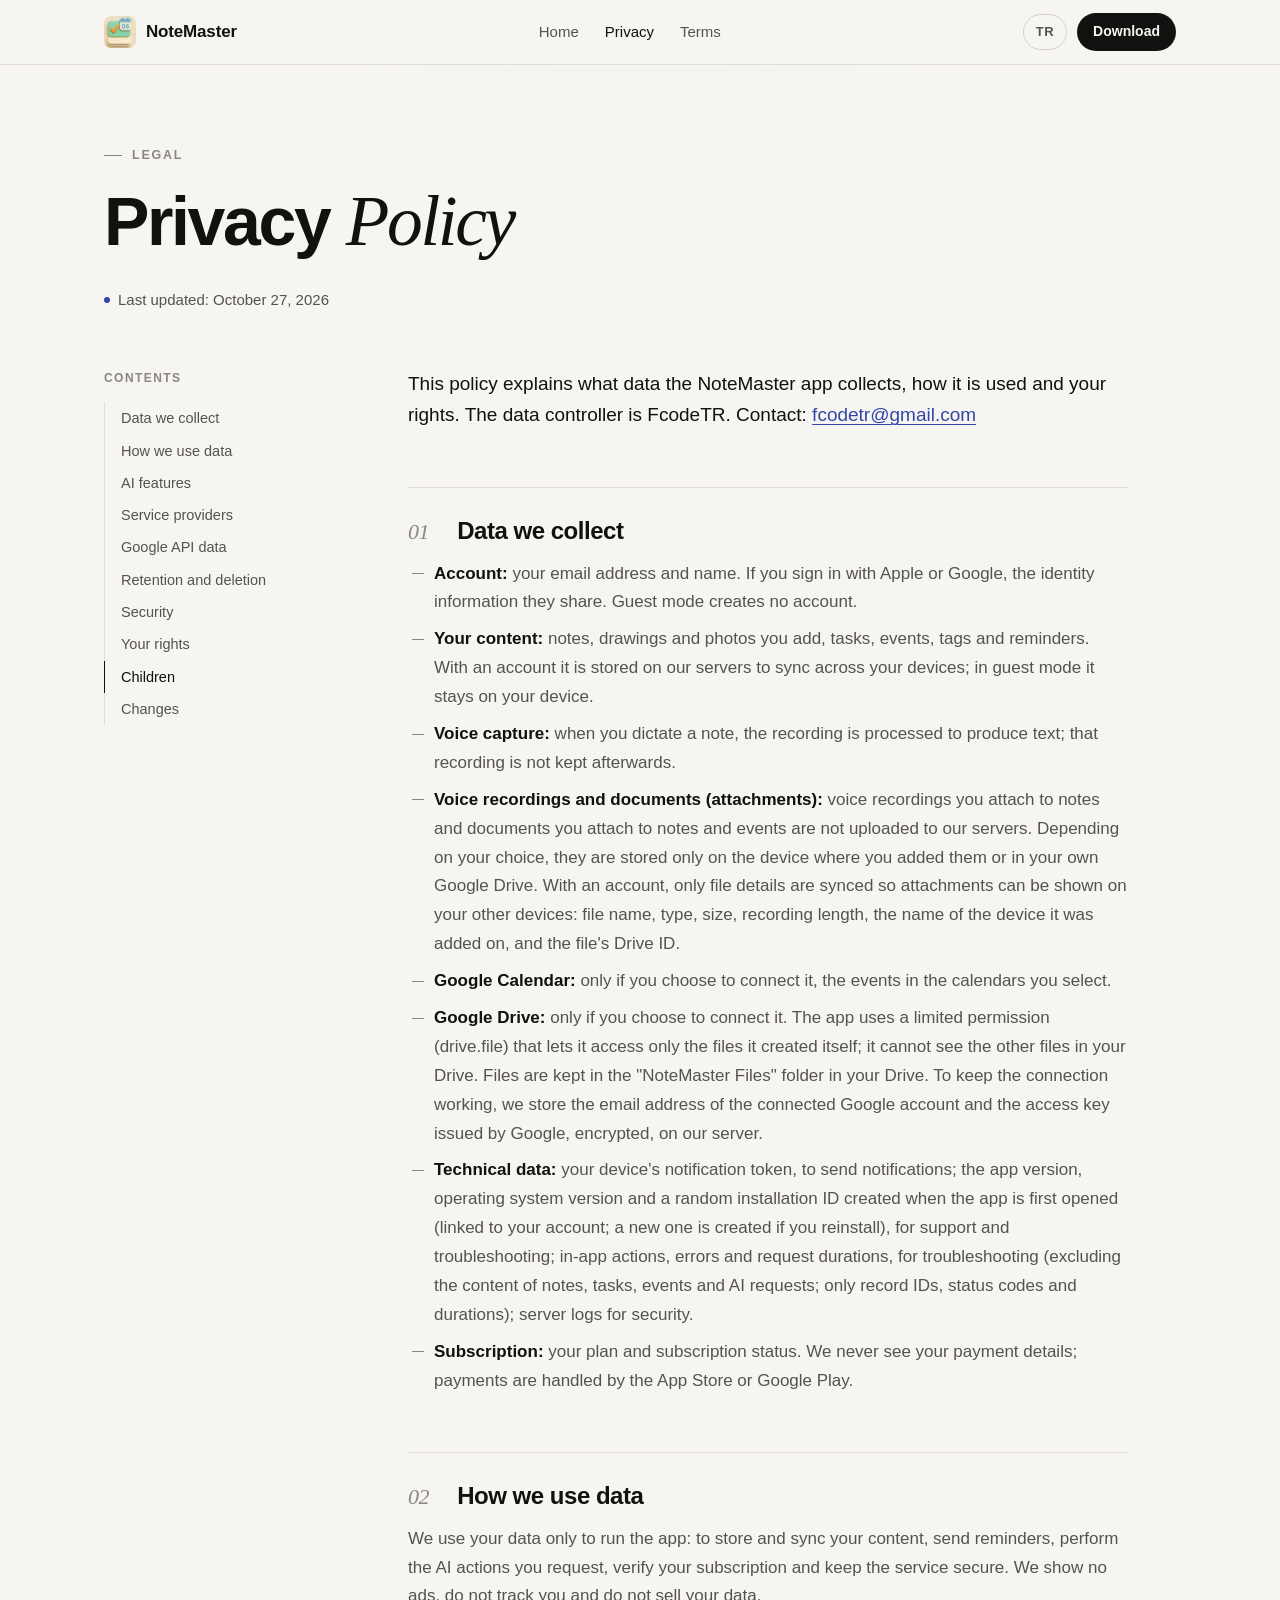
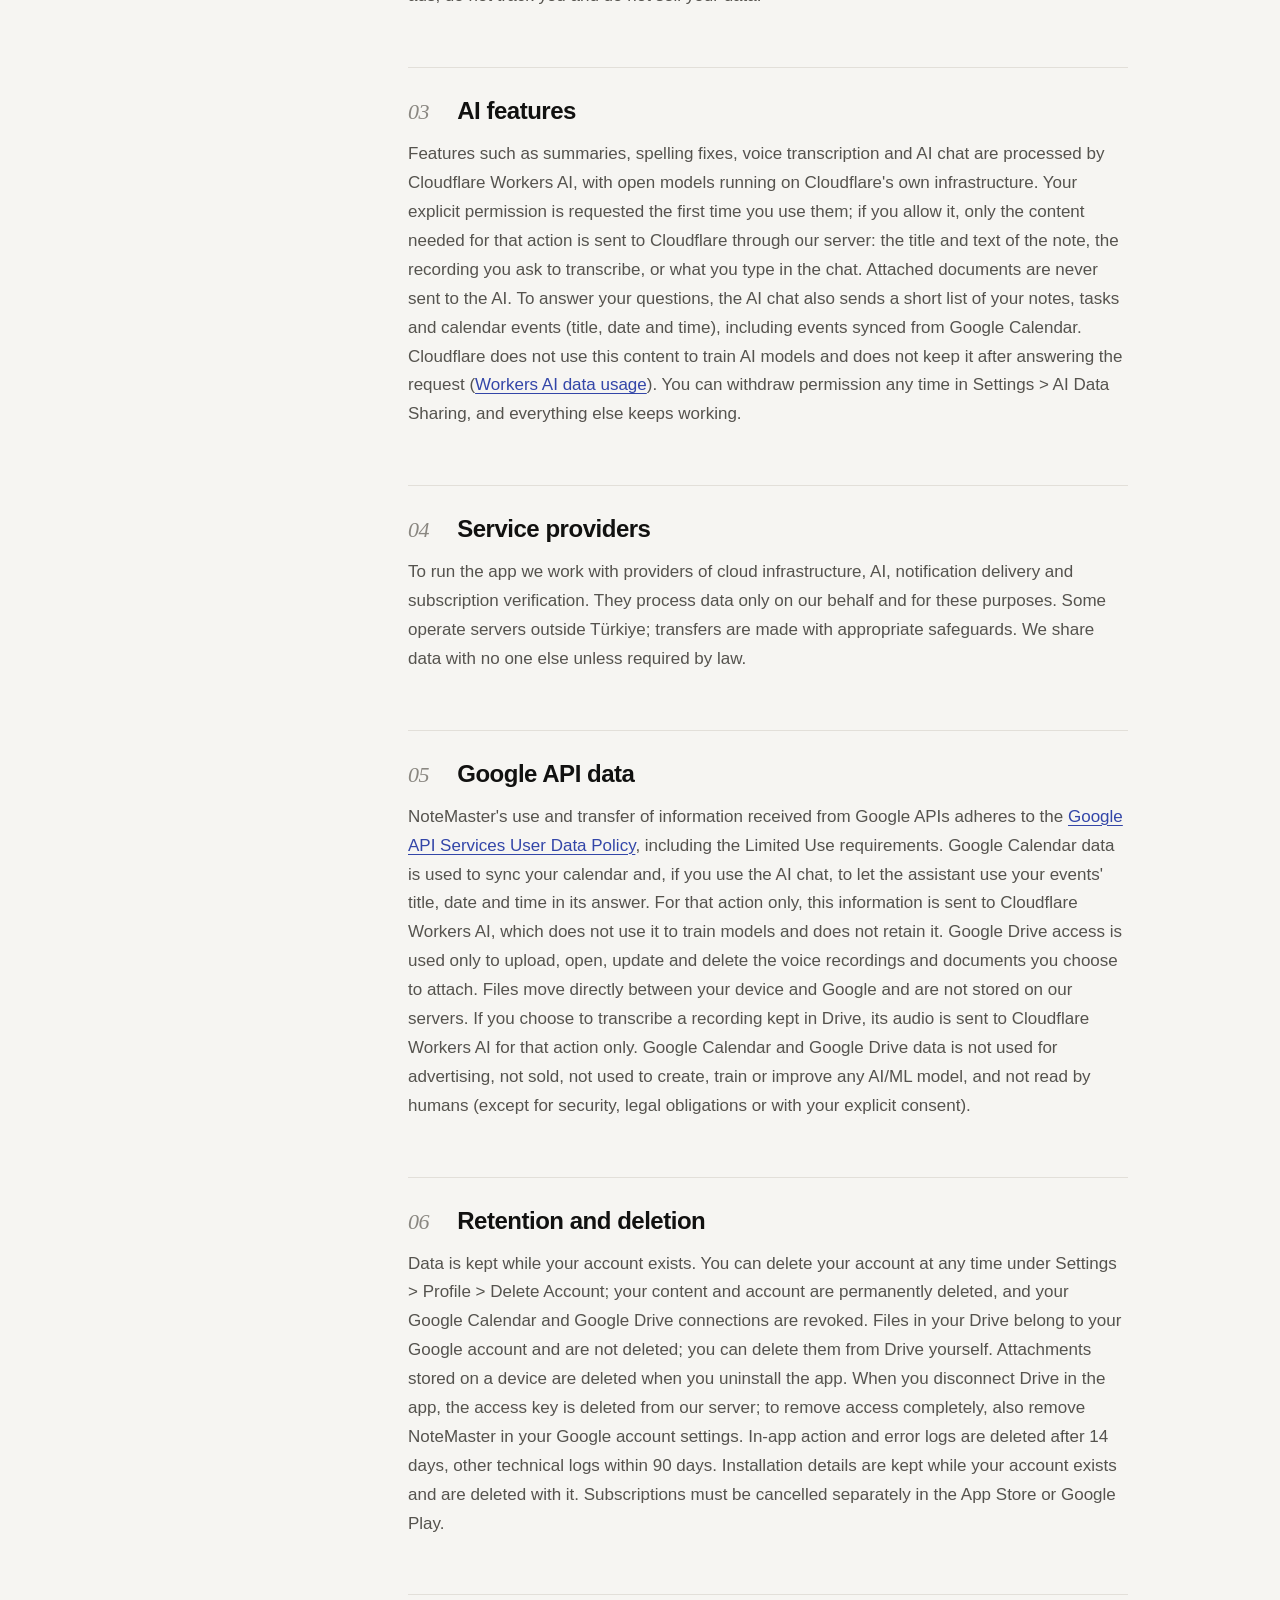
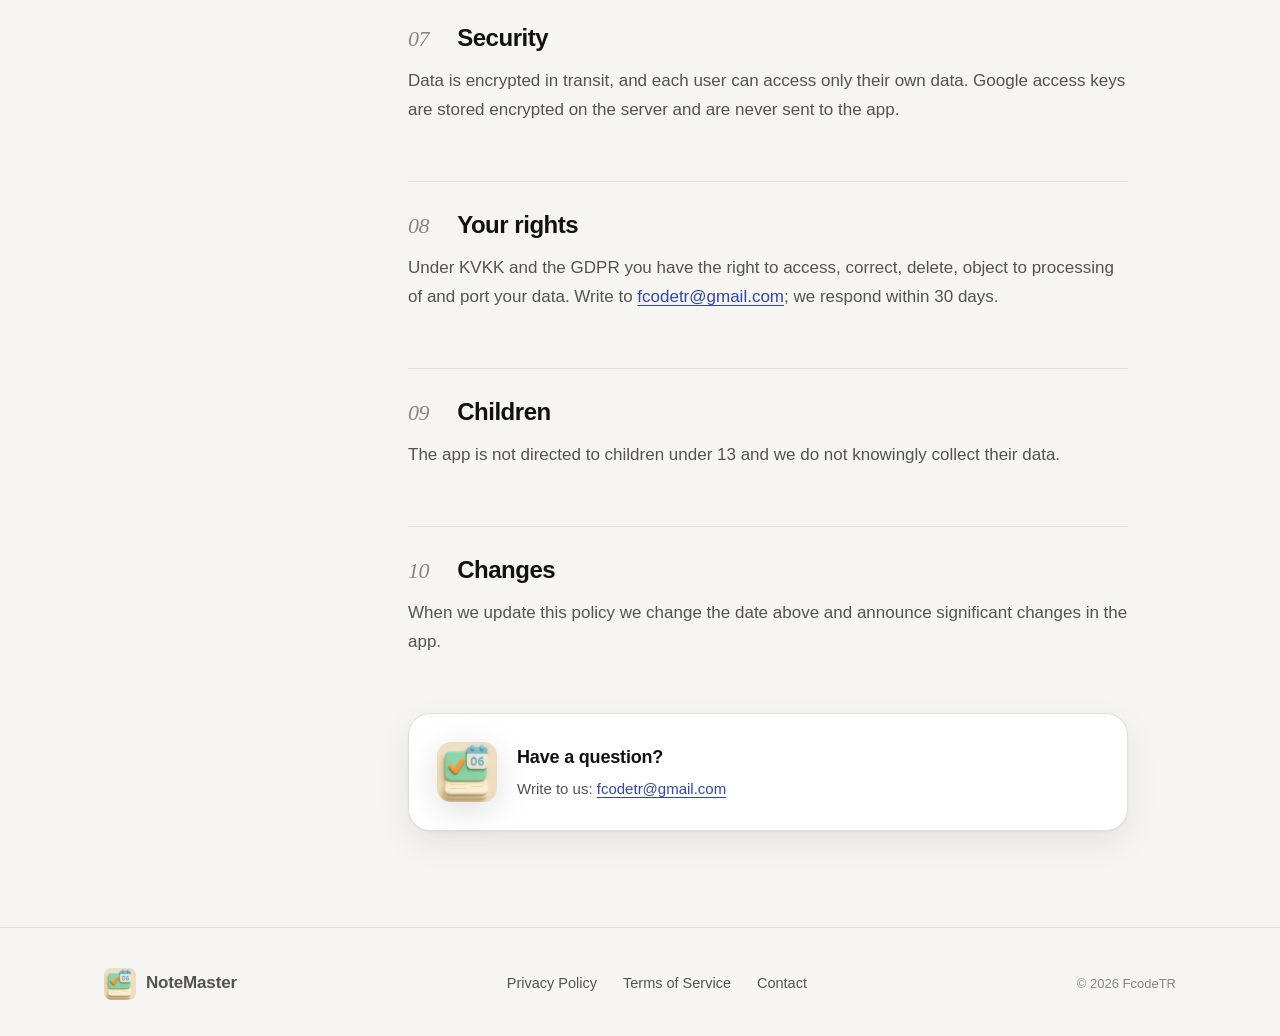
<file: docs/privacy.html>
<!DOCTYPE html>
<html lang="tr" data-title-tr="Gizlilik Politikası — NoteMaster" data-title-en="Privacy Policy — NoteMaster">
<head>
<meta charset="UTF-8">
<meta name="viewport" content="width=device-width, initial-scale=1, viewport-fit=cover">
<title>Gizlilik Politikası — NoteMaster</title>
<meta name="description" content="NoteMaster gizlilik politikası: hangi verileri topladığımız, neden kullandığımız, kimlerle paylaştığımız ve haklarınız.">
<meta name="theme-color" content="#F6F5F2" media="(prefers-color-scheme: light)">
<meta name="theme-color" content="#0A0A0B" media="(prefers-color-scheme: dark)">
<link rel="icon" type="image/png" sizes="64x64" href="assets/favicon-64.png">
<link rel="apple-touch-icon" href="assets/apple-touch-icon.png">
<link rel="stylesheet" href="assets/legal.css">
</head>
<body>
<div class="progress" aria-hidden="true"></div>

<header class="nav">
  <div class="wrap">
    <a class="brand" href="index.html"><img class="mark" src="assets/icon-128.png" alt="" width="32" height="32">NoteMaster</a>
    <nav class="nav-links" aria-label="Main">
      <a href="index.html" data-tr="Ana sayfa" data-en="Home">Ana sayfa</a>
      <a href="privacy.html" aria-current="page" data-tr="Gizlilik" data-en="Privacy">Gizlilik</a>
      <a href="terms.html" data-tr="Kullanım Koşulları" data-en="Terms">Kullanım Koşulları</a>
    </nav>
    <div class="nav-right">
      <button class="lang" id="lang" type="button" aria-label="Language">EN</button>
      <a class="btn-sm" href="index.html#download" data-tr="İndir" data-en="Download">İndir</a>
    </div>
  </div>
</header>

<div class="head">
  <div class="wrap">
    <span class="eyebrow rv" data-tr="Yasal" data-en="Legal">Yasal</span>
    <h1 class="rv" style="--d:.08s" data-lang="tr">Gizlilik <em>Politikası</em></h1>
    <h1 class="rv" style="--d:.08s" data-lang="en" hidden>Privacy <em>Policy</em></h1>
    <p class="updated rv" style="--d:.16s" data-lang="tr">Son güncelleme: 27 Ekim 2026</p>
    <p class="updated rv" style="--d:.16s" data-lang="en" hidden>Last updated: October 27, 2026</p>
  </div>
</div>

<div class="wrap layout">
  <aside class="toc" aria-label="Contents">
    <p class="toc-title" data-tr="İçindekiler" data-en="Contents">İçindekiler</p>
    <ol data-toc></ol>
  </aside>

  <main class="doc rv" style="--d:.2s">
    <details class="toc-mobile">
      <summary data-tr="İçindekiler" data-en="Contents">İçindekiler</summary>
      <ol data-toc></ol>
    </details>

    <section id="tr" data-lang="tr">
      <p>Bu politika, NoteMaster uygulamasının hangi verileri topladığını, bunları nasıl kullandığını ve haklarınızı açıklar. Veri sorumlusu FcodeTR'dir. Sorularınız için: <a href="mailto:fcodetr@gmail.com">fcodetr@gmail.com</a></p>

      <h2>1. Topladığımız veriler</h2>
      <ul>
        <li><strong>Hesap bilgileri:</strong> e-posta adresiniz ve adınız. Apple veya Google ile giriş yaparsanız bu hizmetlerin paylaştığı kimlik bilgileri. Misafir modunda hesap oluşturulmaz.</li>
        <li><strong>İçeriğiniz:</strong> notlar, çizimler ve eklediğiniz fotoğraflar, görevler, etkinlikler, etiketler ve hatırlatıcılar. Hesabınız varsa cihazlarınız arasında eşitlenmek için sunucularımızda saklanır; misafir modunda yalnızca cihazınızda kalır.</li>
        <li><strong>Sesli not alma:</strong> konuşarak not aldığınızda ses kaydı yazıya dökülmek için işlenir; bu kayıt daha sonra saklanmaz.</li>
        <li><strong>Ses kayıtları ve belgeler (ekler):</strong> notlarınıza eklediğiniz ses kayıtları ile not ve etkinliklerinize eklediğiniz belgeler sunucularımıza yüklenmez. Seçiminize göre yalnızca eklendikleri cihazda ya da kendi Google Drive'ınızda saklanır. Hesabınız varsa ekleri diğer cihazlarınızda gösterebilmek için yalnızca dosya bilgileri eşitlenir: dosya adı, türü, boyutu, kaydın süresi, eklendiği cihazın adı ve dosyanın Drive'daki kimliği.</li>
        <li><strong>Google Takvim:</strong> yalnızca bağlamayı seçerseniz, seçtiğiniz takvimlerdeki etkinlikler.</li>
        <li><strong>Google Drive:</strong> yalnızca bağlamayı seçerseniz. Uygulama, Drive'ınızda yalnızca kendi oluşturduğu dosyalara erişebildiği sınırlı bir izinle (drive.file) çalışır; Drive'ınızdaki diğer dosyaları göremez. Dosyalar Drive'ınızdaki "NoteMaster Files" klasöründe durur. Bağlantıyı sürdürebilmek için bağlı Google hesabınızın e-posta adresini ve Google'ın verdiği erişim anahtarını sunucumuzda şifreli olarak saklarız.</li>
        <li><strong>Teknik veriler:</strong> bildirim gönderebilmek için cihazınızın bildirim kimliği; destek ve hata ayıklama için uygulamanın sürümü, işletim sistemi sürümü ve uygulama ilk açıldığında oluşturulan rastgele bir kurulum kimliği (hesabınızla ilişkilendirilir, uygulamayı yeniden yüklediğinizde yenisi oluşur); hata ayıklama için uygulama içindeki işlemler, hatalar ve istek süreleri (not, görev, etkinlik ve yapay zekâ isteklerinin içeriği hariç; yalnızca kayıt kimlikleri, durum kodları ve süreler); güvenlik için sunucu kayıtları.</li>
        <li><strong>Abonelik:</strong> planınız ve abonelik durumunuz. Ödeme bilgilerinizi görmeyiz; ödemeleri App Store veya Google Play işler.</li>
      </ul>

      <h2>2. Verileri nasıl kullanıyoruz</h2>
      <p>Verilerinizi yalnızca uygulamayı çalıştırmak için kullanırız: içeriğinizi saklamak ve eşitlemek, hatırlatıcı göndermek, istediğiniz yapay zekâ işlemlerini yapmak, aboneliğinizi doğrulamak ve hizmeti güvende tutmak. Reklam göstermeyiz, sizi takip etmeyiz ve verilerinizi satmayız.</p>

      <h2>3. Yapay zekâ özellikleri</h2>
      <p>Özetleme, yazım düzeltme, sesli notu yazıya dökme ve yapay zekâ sohbeti gibi özellikler, Cloudflare Workers AI hizmetiyle, Cloudflare'ın kendi altyapısında çalışan açık modellerle işlenir. Bu özellikleri ilk kullandığınızda açık izniniz istenir; izin verirseniz yalnızca o işlem için gereken içerik sunucumuz üzerinden Cloudflare'a gönderilir: ilgili notun başlığı ve metni, yazıya dökmek istediğiniz ses kaydı veya sohbete yazdıklarınız. Eklediğiniz belgeler yapay zekâya gönderilmez. Yapay zekâ sohbeti, sorularınızı yanıtlayabilmek için ayrıca notlarınızın, görevlerinizin ve takvim etkinliklerinizin kısa bir listesini (başlık, tarih ve saat) gönderir; Google Takvim'den eşitlenen etkinlikler de buna dahildir. Cloudflare, bu içeriği yapay zekâ modellerini eğitmek için kullanmaz ve isteği yanıtladıktan sonra saklamaz (<a href="https://developers.cloudflare.com/workers-ai/platform/data-usage/">Workers AI veri kullanımı</a>). İzninizi Ayarlar &gt; Yapay Zekâ Veri Paylaşımı bölümünden istediğiniz zaman geri alabilirsiniz; bu durumda diğer özellikler çalışmaya devam eder.</p>

      <h2>4. Hizmet sağlayıcılar</h2>
      <p>Uygulamayı çalıştırmak için bulut altyapısı, yapay zekâ, bildirim iletimi ve abonelik doğrulama hizmeti veren sağlayıcılarla çalışırız. Bu sağlayıcılar verileri yalnızca bizim adımıza ve bu amaçlar için işler. Bazılarının sunucuları Türkiye dışındadır; aktarımlar uygun güvencelerle yapılır. Yasal bir zorunluluk olmadıkça verilerinizi başka kimseyle paylaşmayız.</p>

      <h2>5. Google API verileri</h2>
      <p>NoteMaster'ın Google API'lerinden aldığı bilgileri kullanması ve başka uygulamalara aktarması, Sınırlı Kullanım (Limited Use) gereklilikleri dahil olmak üzere <a href="https://developers.google.com/terms/api-services-user-data-policy">Google API Services User Data Policy</a>'ye uygundur. Google Takvim verileri takviminizi eşitlemek için ve, yapay zekâ sohbetini kullanırsanız, etkinliklerinizin başlık, tarih ve saatini asistanın yanıtında kullanmak için işlenir. Bu bilgiler yalnızca o işlem için Cloudflare Workers AI'ya gönderilir; Cloudflare bunları model eğitiminde kullanmaz ve saklamaz. Google Drive erişimi yalnızca, sizin isteğinizle eklediğiniz ses kayıtlarını ve belgeleri Drive'ınıza yüklemek, açmak, güncellemek ve silmek için kullanılır. Dosyalar cihazınız ile Google arasında doğrudan aktarılır, sunucularımızda saklanmaz. Drive'daki bir ses kaydını yazıya dökmeyi seçerseniz, o kaydın sesi yalnızca bu işlem için Cloudflare Workers AI'ya gönderilir. Google Takvim ve Google Drive verileri reklam için kullanılmaz, satılmaz, hiçbir yapay zekâ modelinin oluşturulması, eğitilmesi veya geliştirilmesi için kullanılmaz ve insanlar tarafından okunmaz (güvenlik, yasal zorunluluk veya sizin açık izniniz hariç).</p>

      <h2>6. Saklama ve silme</h2>
      <p>Verileriniz hesabınız açık olduğu sürece saklanır. Hesabınızı Ayarlar &gt; Profil &gt; Hesabı Sil bölümünden istediğiniz an silebilirsiniz; içeriğiniz ve hesabınız kalıcı olarak silinir, Google Takvim ve Google Drive bağlantılarınız da iptal edilir. Drive'ınızdaki dosyalar sizin hesabınızda olduğu için silinmez; isterseniz Drive'dan kendiniz silebilirsiniz. Cihazda saklanan ekler uygulamayı kaldırdığınızda silinir. Drive bağlantısını uygulamadan kestiğinizde erişim anahtarı sunucumuzdan silinir; erişimi tamamen kaldırmak için NoteMaster'ı Google hesabınızın ayarlarından da çıkarabilirsiniz. Uygulama içi işlem ve hata kayıtları 14 gün, diğer teknik kayıtlar en fazla 90 gün içinde silinir. Kurulum bilgileri hesabınız açık olduğu sürece saklanır ve hesabınızla birlikte silinir. Aboneliğinizi App Store veya Google Play'den ayrıca iptal etmeniz gerekir.</p>

      <h2>7. Güvenlik</h2>
      <p>Veriler aktarım sırasında şifrelenir ve her kullanıcı yalnızca kendi verilerine erişebilir. Google erişim anahtarları sunucuda şifreli olarak saklanır ve uygulamaya hiçbir zaman gönderilmez.</p>

      <h2>8. Haklarınız</h2>
      <p>KVKK ve GDPR kapsamında verilerinize erişme, düzeltme, silme, işlemeye itiraz etme ve verilerinizi taşıma haklarına sahipsiniz. Talepleriniz için <a href="mailto:fcodetr@gmail.com">fcodetr@gmail.com</a> adresine yazabilirsiniz; en geç 30 gün içinde yanıt veririz.</p>

      <h2>9. Çocuklar</h2>
      <p>Uygulama 13 yaşından küçük çocuklara yönelik değildir ve bilerek bu yaştaki çocuklardan veri toplamayız.</p>

      <h2>10. Değişiklikler</h2>
      <p>Bu politikayı güncellediğimizde yukarıdaki tarihi değiştiririz; önemli değişiklikleri uygulama içinde bildiririz.</p>
    </section>

    <section id="en" data-lang="en" hidden>
      <p>This policy explains what data the NoteMaster app collects, how it is used and your rights. The data controller is FcodeTR. Contact: <a href="mailto:fcodetr@gmail.com">fcodetr@gmail.com</a></p>

      <h2>1. Data we collect</h2>
      <ul>
        <li><strong>Account:</strong> your email address and name. If you sign in with Apple or Google, the identity information they share. Guest mode creates no account.</li>
        <li><strong>Your content:</strong> notes, drawings and photos you add, tasks, events, tags and reminders. With an account it is stored on our servers to sync across your devices; in guest mode it stays on your device.</li>
        <li><strong>Voice capture:</strong> when you dictate a note, the recording is processed to produce text; that recording is not kept afterwards.</li>
        <li><strong>Voice recordings and documents (attachments):</strong> voice recordings you attach to notes and documents you attach to notes and events are not uploaded to our servers. Depending on your choice, they are stored only on the device where you added them or in your own Google Drive. With an account, only file details are synced so attachments can be shown on your other devices: file name, type, size, recording length, the name of the device it was added on, and the file's Drive ID.</li>
        <li><strong>Google Calendar:</strong> only if you choose to connect it, the events in the calendars you select.</li>
        <li><strong>Google Drive:</strong> only if you choose to connect it. The app uses a limited permission (drive.file) that lets it access only the files it created itself; it cannot see the other files in your Drive. Files are kept in the "NoteMaster Files" folder in your Drive. To keep the connection working, we store the email address of the connected Google account and the access key issued by Google, encrypted, on our server.</li>
        <li><strong>Technical data:</strong> your device's notification token, to send notifications; the app version, operating system version and a random installation ID created when the app is first opened (linked to your account; a new one is created if you reinstall), for support and troubleshooting; in-app actions, errors and request durations, for troubleshooting (excluding the content of notes, tasks, events and AI requests; only record IDs, status codes and durations); server logs for security.</li>
        <li><strong>Subscription:</strong> your plan and subscription status. We never see your payment details; payments are handled by the App Store or Google Play.</li>
      </ul>

      <h2>2. How we use data</h2>
      <p>We use your data only to run the app: to store and sync your content, send reminders, perform the AI actions you request, verify your subscription and keep the service secure. We show no ads, do not track you and do not sell your data.</p>

      <h2>3. AI features</h2>
      <p>Features such as summaries, spelling fixes, voice transcription and AI chat are processed by Cloudflare Workers AI, with open models running on Cloudflare's own infrastructure. Your explicit permission is requested the first time you use them; if you allow it, only the content needed for that action is sent to Cloudflare through our server: the title and text of the note, the recording you ask to transcribe, or what you type in the chat. Attached documents are never sent to the AI. To answer your questions, the AI chat also sends a short list of your notes, tasks and calendar events (title, date and time), including events synced from Google Calendar. Cloudflare does not use this content to train AI models and does not keep it after answering the request (<a href="https://developers.cloudflare.com/workers-ai/platform/data-usage/">Workers AI data usage</a>). You can withdraw permission any time in Settings &gt; AI Data Sharing, and everything else keeps working.</p>

      <h2>4. Service providers</h2>
      <p>To run the app we work with providers of cloud infrastructure, AI, notification delivery and subscription verification. They process data only on our behalf and for these purposes. Some operate servers outside Türkiye; transfers are made with appropriate safeguards. We share data with no one else unless required by law.</p>

      <h2>5. Google API data</h2>
      <p>NoteMaster's use and transfer of information received from Google APIs adheres to the <a href="https://developers.google.com/terms/api-services-user-data-policy">Google API Services User Data Policy</a>, including the Limited Use requirements. Google Calendar data is used to sync your calendar and, if you use the AI chat, to let the assistant use your events' title, date and time in its answer. For that action only, this information is sent to Cloudflare Workers AI, which does not use it to train models and does not retain it. Google Drive access is used only to upload, open, update and delete the voice recordings and documents you choose to attach. Files move directly between your device and Google and are not stored on our servers. If you choose to transcribe a recording kept in Drive, its audio is sent to Cloudflare Workers AI for that action only. Google Calendar and Google Drive data is not used for advertising, not sold, not used to create, train or improve any AI/ML model, and not read by humans (except for security, legal obligations or with your explicit consent).</p>

      <h2>6. Retention and deletion</h2>
      <p>Data is kept while your account exists. You can delete your account at any time under Settings &gt; Profile &gt; Delete Account; your content and account are permanently deleted, and your Google Calendar and Google Drive connections are revoked. Files in your Drive belong to your Google account and are not deleted; you can delete them from Drive yourself. Attachments stored on a device are deleted when you uninstall the app. When you disconnect Drive in the app, the access key is deleted from our server; to remove access completely, also remove NoteMaster in your Google account settings. In-app action and error logs are deleted after 14 days, other technical logs within 90 days. Installation details are kept while your account exists and are deleted with it. Subscriptions must be cancelled separately in the App Store or Google Play.</p>

      <h2>7. Security</h2>
      <p>Data is encrypted in transit, and each user can access only their own data. Google access keys are stored encrypted on the server and are never sent to the app.</p>

      <h2>8. Your rights</h2>
      <p>Under KVKK and the GDPR you have the right to access, correct, delete, object to processing of and port your data. Write to <a href="mailto:fcodetr@gmail.com">fcodetr@gmail.com</a>; we respond within 30 days.</p>

      <h2>9. Children</h2>
      <p>The app is not directed to children under 13 and we do not knowingly collect their data.</p>

      <h2>10. Changes</h2>
      <p>When we update this policy we change the date above and announce significant changes in the app.</p>
    </section>

    <div class="contact-card">
      <img src="assets/icon-128.png" alt="" width="60" height="60">
      <div>
        <h3 data-tr="Bir sorunuz mu var?" data-en="Have a question?">Bir sorunuz mu var?</h3>
        <p><span data-tr="Bize yazın:" data-en="Write to us:">Bize yazın:</span> <a href="mailto:fcodetr@gmail.com">fcodetr@gmail.com</a></p>
      </div>
    </div>
  </main>
</div>

<footer>
  <div class="wrap foot">
    <a class="brand" href="index.html"><img class="mark" src="assets/icon-128.png" alt="" width="32" height="32">NoteMaster</a>
    <nav class="foot-links" aria-label="Footer">
      <a href="privacy.html" data-tr="Gizlilik Politikası" data-en="Privacy Policy">Gizlilik Politikası</a>
      <a href="terms.html" data-tr="Kullanım Koşulları" data-en="Terms of Service">Kullanım Koşulları</a>
      <a href="mailto:fcodetr@gmail.com" data-tr="İletişim" data-en="Contact">İletişim</a>
    </nav>
    <small>© <span data-year>2026</span> FcodeTR</small>
  </div>
</footer>

<script src="assets/legal.js"></script>
</body>
</html>
</file>
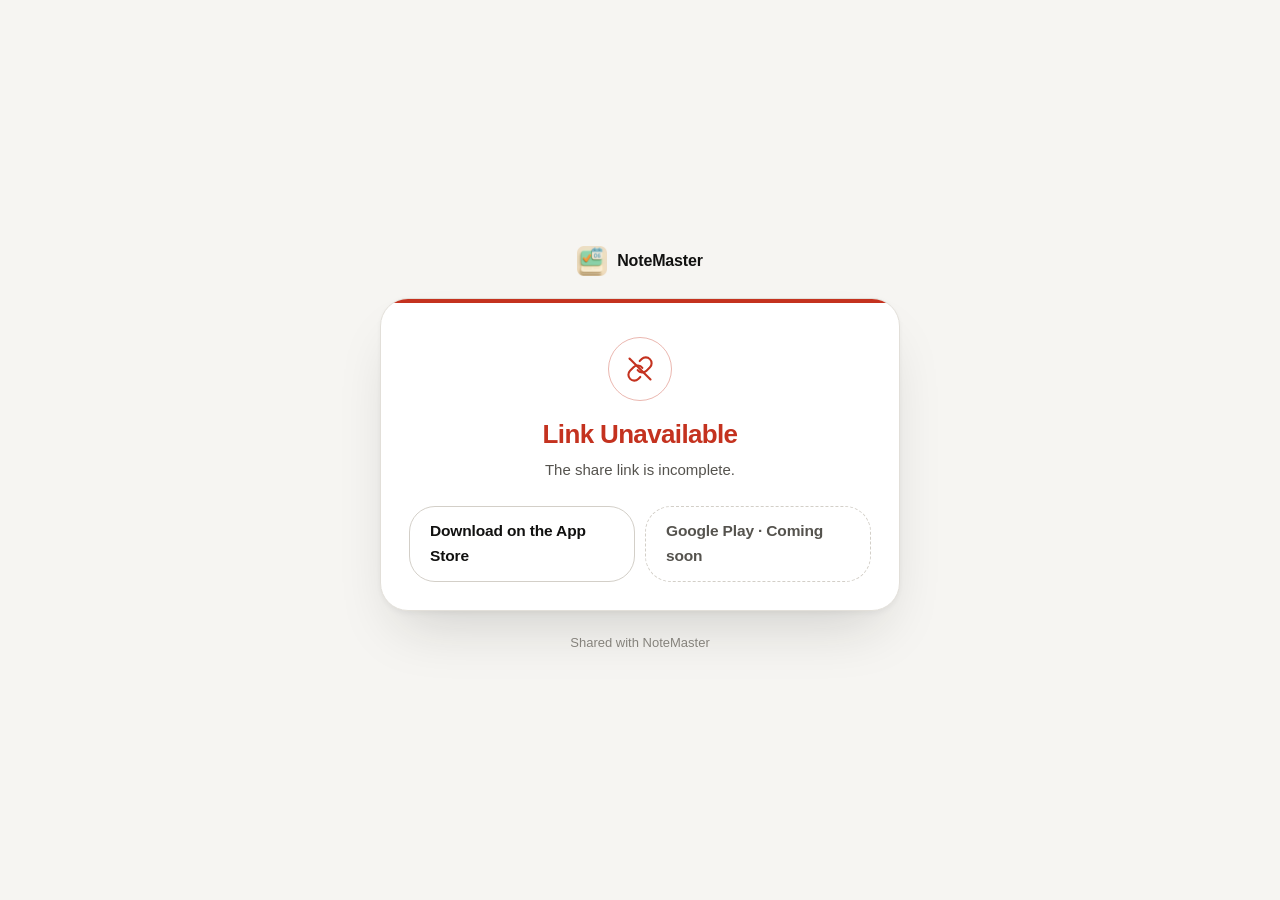
<file: docs/share.html>
<!DOCTYPE html>
<html lang="tr">
<head>
  <meta charset="UTF-8">
  <meta name="viewport" content="width=device-width, initial-scale=1, viewport-fit=cover">
  <meta name="robots" content="noindex">
  <title>Paylaşılan Not • NoteMaster</title>
  <meta name="theme-color" content="#F6F5F2" media="(prefers-color-scheme: light)">
  <meta name="theme-color" content="#0A0A0B" media="(prefers-color-scheme: dark)">
  <link rel="icon" type="image/png" sizes="64x64" href="assets/favicon-64.png">
  <link rel="apple-touch-icon" href="assets/apple-touch-icon.png">
  <style>
    /* Same palette as the landing page. */
    :root {
      --bg: #F6F5F2;
      --surface: #FFFFFF;
      --surface-2: #F3F1ED;
      --text: #111110;
      --text-soft: #55534E;
      --text-faint: #8A8781;
      --line: #E2DFD9;
      --line-strong: #D3CFC8;
      --primary: #111110;
      --primary-text: #F6F5F2;
      --danger: #C4321F;
      --shadow: 0 2px 6px rgba(28,25,23,.05), 0 30px 60px -20px rgba(28,25,23,.18);
      --serif: "Iowan Old Style", "Palatino Linotype", Georgia, "Times New Roman", serif;
      --sans: -apple-system, BlinkMacSystemFont, "SF Pro Text", "Segoe UI", Inter, Roboto, "Helvetica Neue", Arial, sans-serif;
      --ease: cubic-bezier(.22, 1, .36, 1);
    }
    @media (prefers-color-scheme: dark) {
      :root {
        --bg: #0A0A0B;
        --surface: #161618;
        --surface-2: #1E1E21;
        --text: #F5F4F2;
        --text-soft: #B3B1AB;
        --text-faint: #7F7D78;
        --line: #26262A;
        --line-strong: #333338;
        --primary: #F5F4F2;
        --primary-text: #0A0A0B;
        --danger: #F07A6E;
        --shadow: 0 2px 6px rgba(0,0,0,.3), 0 30px 60px -20px rgba(0,0,0,.7);
      }
    }
    * { box-sizing: border-box; margin: 0; padding: 0; }
    body {
      font-family: var(--sans);
      background: var(--bg);
      color: var(--text);
      min-height: 100vh;
      min-height: 100dvh;
      display: flex;
      flex-direction: column;
      align-items: center;
      justify-content: center;
      padding: 32px 16px calc(32px + env(safe-area-inset-bottom));
      line-height: 1.6;
      -webkit-font-smoothing: antialiased;
    }
    body::before {
      content: ""; position: fixed; inset: -30% -10% auto; height: 70%; pointer-events: none; z-index: -1;
      background: radial-gradient(50% 50% at 50% 0%, color-mix(in srgb, var(--text) 6%, transparent), transparent 70%);
    }
    .container { width: 100%; max-width: 520px; animation: rise .8s var(--ease) both; }
    @keyframes rise { from { opacity: 0; transform: translateY(16px); } }
    .brand {
      display: flex; align-items: center; justify-content: center; gap: 10px;
      font-weight: 600; font-size: 16px; letter-spacing: -0.01em; color: var(--text); text-decoration: none;
      margin-bottom: 22px;
    }
    .brand img { width: 30px; height: 30px; }
    .card {
      background: var(--surface);
      border: 1px solid var(--line);
      border-radius: 28px;
      padding: 34px 28px 28px;
      box-shadow: var(--shadow);
      position: relative;
      overflow: hidden;
    }
    .stripe { position: absolute; top: 0; left: 0; right: 0; height: 4px; background: var(--text-faint); }
    .badge {
      display: inline-flex; align-items: center; gap: 8px;
      font-size: 12px; font-weight: 600; letter-spacing: 0.12em; text-transform: uppercase;
      color: var(--text-faint);
      margin-bottom: 14px;
    }
    .badge .dot { width: 8px; height: 8px; border-radius: 50%; background: var(--text-faint); }
    h1 { font-size: 26px; font-weight: 600; letter-spacing: -0.025em; line-height: 1.2; margin-bottom: 8px; word-wrap: break-word; }
    .meta { font-size: 14px; color: var(--text-soft); margin-bottom: 20px; }
    .meta span + span::before { content: " · "; color: var(--text-faint); }
    .content {
      font-size: 16px;
      line-height: 1.7;
      color: var(--text);
      white-space: pre-wrap;
      word-wrap: break-word;
      max-height: 55vh;
      overflow-y: auto;
      padding: 18px 20px;
      background: var(--surface-2);
      border-radius: 18px;
    }
    .content:empty { display: none; }
    .actions { display: flex; flex-direction: column; gap: 10px; margin-top: 24px; }
    .actions:empty, #stores:empty { display: none; }
    .btn {
      display: flex; align-items: center; justify-content: center;
      min-height: 52px; padding: 12px 20px;
      border-radius: 26px;
      font-family: inherit; font-size: 15.5px; font-weight: 600; letter-spacing: -0.01em;
      text-decoration: none; cursor: pointer; border: none;
      transition: transform .3s var(--ease), border-color .2s;
    }
    .btn:active { transform: scale(.98); }
    .btn-primary { background: var(--primary); color: var(--primary-text); }
    .btn-outline { background: transparent; color: var(--text); border: 1px solid var(--line-strong); }
    .btn-outline:hover { border-color: var(--text-faint); }
    .btn-soon, .btn-soon:hover { border-style: dashed; border-color: var(--line-strong); color: var(--text-soft); cursor: default; }
    .btn-soon:active { transform: none; }
    #stores { display: flex; flex-direction: column; gap: 10px; }
    .store-grid { display: grid !important; grid-template-columns: 1fr 1fr; gap: 10px; }
    .center { text-align: center; }
    .icon {
      width: 64px; height: 64px; border-radius: 50%;
      display: flex; align-items: center; justify-content: center;
      margin: 4px auto 18px;
      border: 1px solid color-mix(in srgb, var(--danger) 35%, transparent);
      color: var(--danger);
    }
    .icon svg { width: 28px; height: 28px; }
    .notice { color: var(--text-soft); font-size: 15px; margin-top: 4px; }
    /* Loading: the shape of a note, gently shimmering. */
    .skeleton { display: grid; gap: 12px; padding: 4px 0 8px; }
    .skeleton i {
      display: block; height: 12px; border-radius: 6px;
      background: linear-gradient(90deg, var(--surface-2) 0%, var(--line) 50%, var(--surface-2) 100%);
      background-size: 200% 100%; animation: shimmer 1.4s ease-in-out infinite;
    }
    .skeleton i:nth-child(1) { width: 30%; height: 10px; }
    .skeleton i:nth-child(2) { width: 75%; height: 22px; margin-bottom: 8px; }
    .skeleton i:nth-child(3) { width: 100%; }
    .skeleton i:nth-child(4) { width: 92%; }
    .skeleton i:nth-child(5) { width: 64%; }
    @keyframes shimmer { from { background-position: 100% 0; } to { background-position: -100% 0; } }
    footer { margin-top: 22px; font-size: 13px; color: var(--text-faint); text-align: center; }
    [hidden] { display: none !important; }
    @media (max-width: 420px) {
      .card { padding: 30px 20px 22px; border-radius: 24px; }
      .store-grid { grid-template-columns: 1fr; }
    }
    @media (prefers-reduced-motion: reduce) {
      .container, .skeleton i { animation: none; }
    }
  </style>
</head>
<body>
  <main class="container">
    <a class="brand" href="index.html"><img src="assets/icon-128.png" alt="" width="30" height="30">NoteMaster</a>

    <div class="card" id="card">
      <div class="stripe" id="stripe"></div>

      <div id="loading"><div class="skeleton" aria-hidden="true"><i></i><i></i><i></i><i></i><i></i></div></div>

      <div id="error" class="center" hidden>
        <div class="icon"><svg viewBox="0 0 24 24" fill="none" stroke="currentColor" stroke-width="1.8" stroke-linecap="round" stroke-linejoin="round"><path d="M10 13a5 5 0 0 0 7.54.54l3-3a5 5 0 0 0-7.07-7.07l-1.72 1.71"/><path d="M14 11a5 5 0 0 0-7.54-.54l-3 3a5 5 0 0 0 7.07 7.07l1.71-1.71"/><path d="m3 3 18 18"/></svg></div>
        <h1 id="error-title" style="color: var(--danger);">Bağlantı Geçersiz</h1>
        <p class="notice" id="error-message">Bu paylaşım bağlantısı kaldırılmış veya süresi dolmuş.</p>
      </div>

      <div id="item" hidden>
        <div class="badge"><span class="dot" id="dot"></span><span id="type-label">Not</span></div>
        <h1 id="title"></h1>
        <div class="meta" id="meta"></div>
        <div class="content" id="content"></div>
      </div>

      <div class="actions">
        <a class="btn btn-primary" id="open-app" hidden>Uygulamada Aç</a>
        <div id="stores"></div>
      </div>
    </div>
    <footer>NoteMaster ile paylaşıldı</footer>
  </main>

  <script>
    (function () {
      // Public project URL; the data comes from the `share` edge function.
      var SHARE_ENDPOINT = 'https://mwqlisyiczrqhuiacdfj.supabase.co/functions/v1/share';
      // /app-store sends Turkish visitors to the TR storefront and the rest to the US one.
      var APPLE_URL = '/app-store';

      var ua = navigator.userAgent || '';
      var isIos = /iPhone|iPad|iPod/i.test(ua) || (/Macintosh/.test(ua) && 'ontouchend' in document);
      var isAndroid = /Android/i.test(ua);
      var isEn = (navigator.language || '').toLowerCase().indexOf('tr') !== 0;

      var TEXT = isEn ? {
        note: 'Note', task: 'Task', event: 'Event',
        openApp: 'Open in App', soon: 'Google Play · Coming soon', apple: 'Download on the App Store',
        invalidTitle: 'Link Unavailable', invalidMsg: 'This shared link was removed or has expired.',
        missingMsg: 'The share link is incomplete.', networkMsg: 'Could not load the shared item. Please try again.',
        untitled: 'Untitled', footer: 'Shared with NoteMaster'
      } : {
        note: 'Not', task: 'Görev', event: 'Etkinlik',
        openApp: 'Uygulamada Aç', soon: 'Google Play · Yakında', apple: "App Store'dan İndir",
        invalidTitle: 'Bağlantı Geçersiz', invalidMsg: 'Bu paylaşım bağlantısı kaldırılmış veya süresi dolmuş.',
        missingMsg: 'Paylaşım bağlantısı eksik.', networkMsg: 'Paylaşılan içerik yüklenemedi. Lütfen tekrar deneyin.',
        untitled: 'Başlıksız', footer: 'NoteMaster ile paylaşıldı'
      };
      if (isEn) document.documentElement.lang = 'en';
      document.querySelector('footer').textContent = TEXT.footer;

      var $ = function (id) { return document.getElementById(id); };
      var show = function (id) { $(id).hidden = false; };
      var hide = function (id) { $(id).hidden = true; };

      // Only #rgb / #rrggbb colors from the data are used in styles.
      var safeColor = function (c) { return /^#[0-9a-f]{3}([0-9a-f]{3})?$/i.test(c || '') ? c : '#6366F1'; };

      var formatDate = function (value, withTime) {
        if (!value) return '';
        var d = new Date(value);
        if (isNaN(d.getTime())) return '';
        var opts = { day: 'numeric', month: 'long', year: 'numeric' };
        if (withTime) { opts.hour = '2-digit'; opts.minute = '2-digit'; }
        return d.toLocaleString(isEn ? 'en-US' : 'tr-TR', opts);
      };

      var renderStores = function () {
        var box = $('stores');
        box.textContent = '';
        var links = [];
        if (!isAndroid) {
          var a = document.createElement('a');
          a.className = 'btn btn-outline';
          a.href = APPLE_URL; a.target = '_blank'; a.rel = 'noopener';
          a.textContent = TEXT.apple;
          links.push(a);
        }
        // Android is not published yet: a disabled label, never a link.
        if (!isIos) {
          var soon = document.createElement('span');
          soon.className = 'btn btn-outline btn-soon';
          soon.setAttribute('aria-disabled', 'true');
          soon.textContent = TEXT.soon;
          links.push(soon);
        }
        if (links.length > 1) box.className = 'store-grid';
        links.forEach(function (n) { box.appendChild(n); });
      };

      var showError = function (message) {
        hide('loading');
        $('error-title').textContent = TEXT.invalidTitle;
        $('error-message').textContent = message || TEXT.invalidMsg;
        $('stripe').style.background = 'var(--danger)';
        show('error');
        renderStores();
      };

      var token = new URLSearchParams(window.location.search).get('t');
      if (!token || !/^[A-Za-z0-9_-]{8,128}$/.test(token)) {
        showError(TEXT.missingMsg);
        return;
      }

      fetch(SHARE_ENDPOINT + '?t=' + encodeURIComponent(token) + '&format=json', { headers: { Accept: 'application/json' } })
        .then(function (res) { return res.json().catch(function () { return {}; }); })
        .then(function (res) {
          if (!res || !res.success || !res.item) { showError(); return; }

          var item = res.item;
          var type = item.type || res.type || 'note';
          var color = safeColor(item.color);

          hide('loading');
          $('stripe').style.background = color;
          $('dot').style.background = color;
          $('type-label').textContent = TEXT[type] || TEXT.note;
          $('title').textContent = item.title || TEXT.untitled;
          document.title = (item.title || TEXT.untitled) + ' • NoteMaster';

          var meta = [];
          if (type === 'event') {
            var start = formatDate(item.start_at || item.date, !!item.start_at);
            if (start) meta.push(start);
            if (item.location) meta.push(item.location);
          } else {
            var date = formatDate(item.updated_at || item.created_at, false);
            if (date) meta.push(date);
          }
          var metaBox = $('meta');
          meta.forEach(function (m) {
            var s = document.createElement('span');
            s.textContent = m;
            metaBox.appendChild(s);
          });

          // Plain text: never interpreted as HTML.
          $('content').textContent = item.content || '';
          show('item');

          var deepLink = res.deepLinkUrl || ('notemaster://s/' + encodeURIComponent(token));
          if (isIos || isAndroid) {
            var openBtn = $('open-app');
            openBtn.href = deepLink;
            openBtn.textContent = TEXT.openApp;
            show('open-app');
            // Try to open the app; if it is not installed the page stays.
            setTimeout(function () { window.location.href = deepLink; }, 300);
          }
          renderStores();
        })
        .catch(function () { showError(TEXT.networkMsg); });
    })();
  </script>
</body>
</html>
</file>
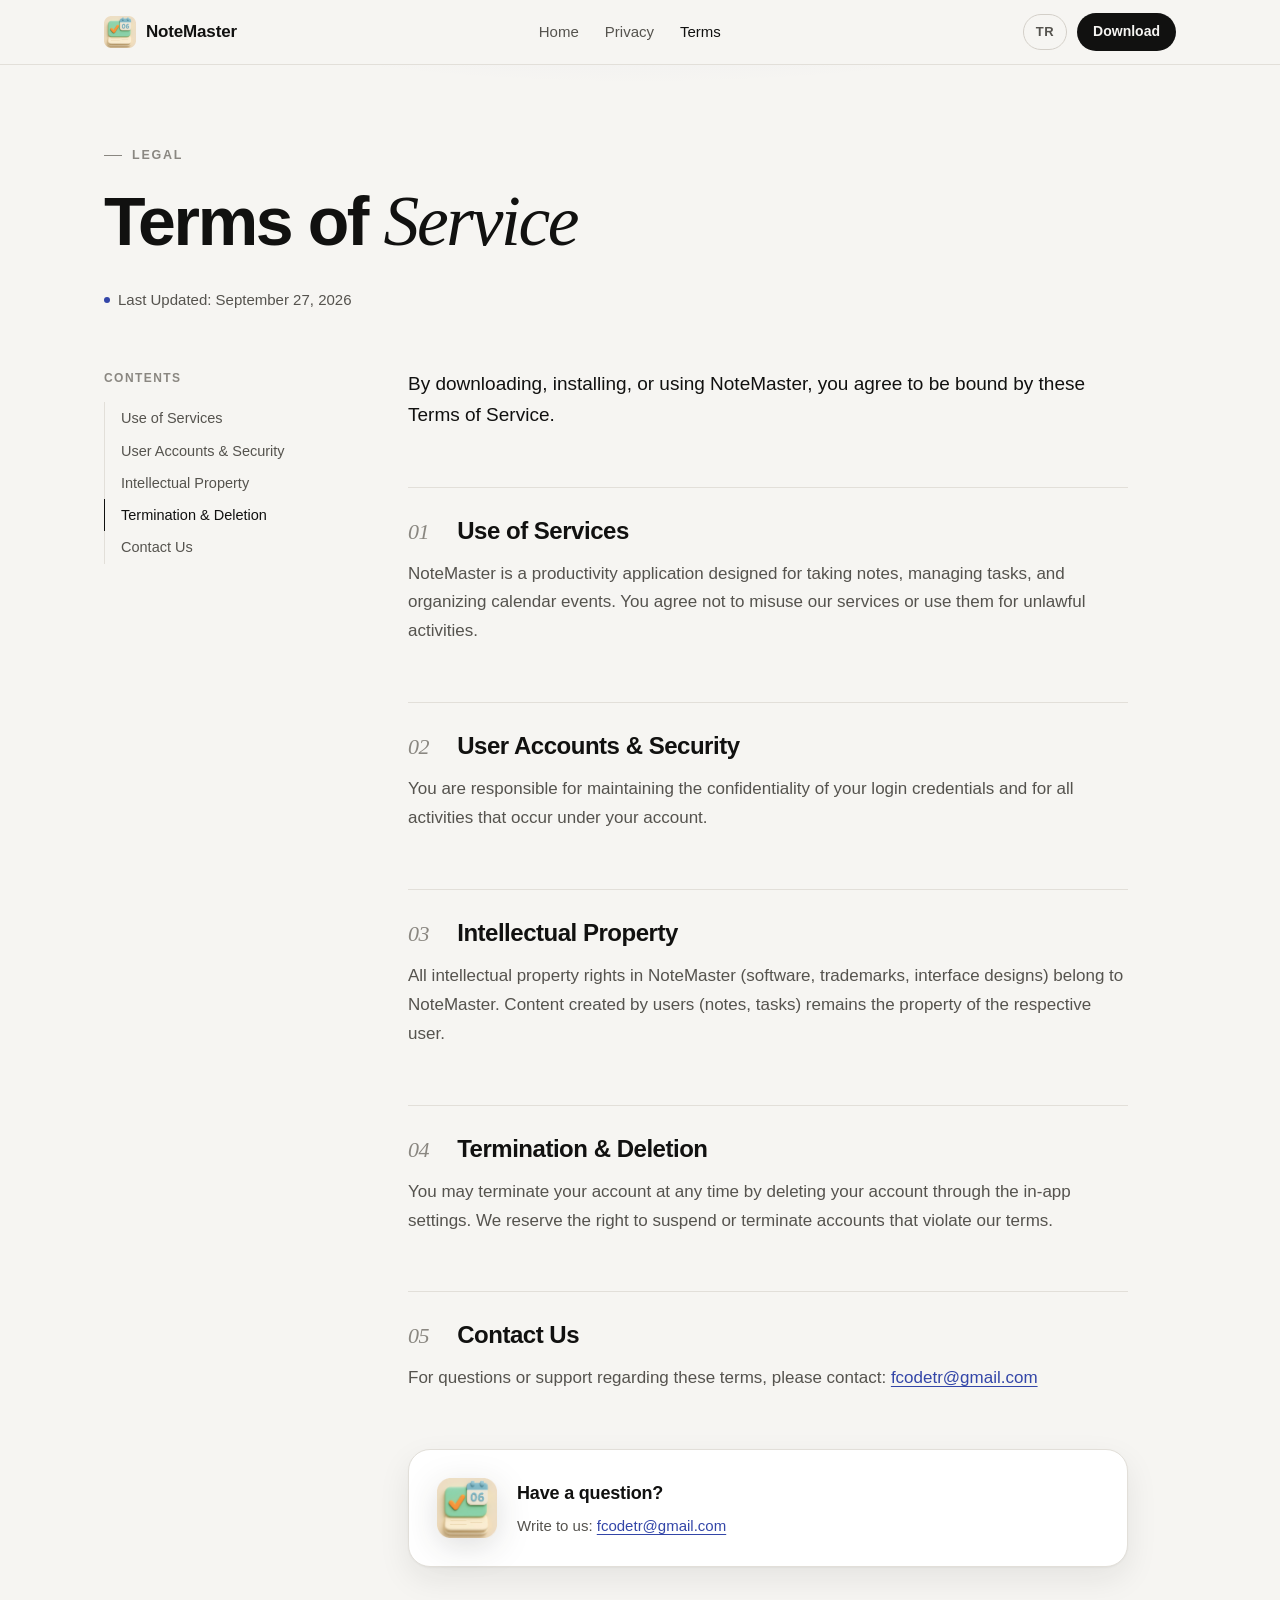
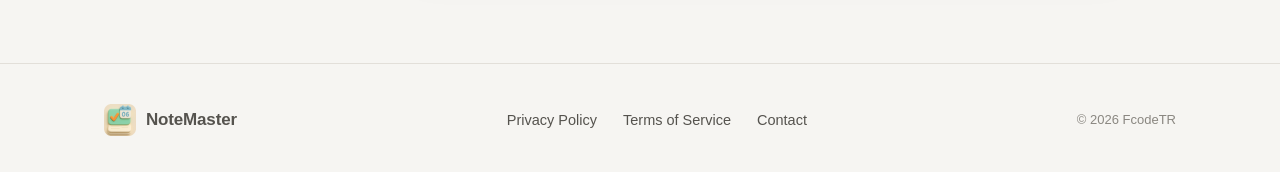
<file: docs/terms.html>
<!DOCTYPE html>
<html lang="tr" data-title-tr="Kullanım Koşulları — NoteMaster" data-title-en="Terms of Service — NoteMaster">
<head>
<meta charset="UTF-8">
<meta name="viewport" content="width=device-width, initial-scale=1, viewport-fit=cover">
<title>Kullanım Koşulları — NoteMaster</title>
<meta name="description" content="NoteMaster kullanım koşulları.">
<meta name="theme-color" content="#F6F5F2" media="(prefers-color-scheme: light)">
<meta name="theme-color" content="#0A0A0B" media="(prefers-color-scheme: dark)">
<link rel="icon" type="image/png" sizes="64x64" href="assets/favicon-64.png">
<link rel="apple-touch-icon" href="assets/apple-touch-icon.png">
<link rel="stylesheet" href="assets/legal.css">
</head>
<body>
<div class="progress" aria-hidden="true"></div>

<header class="nav">
  <div class="wrap">
    <a class="brand" href="index.html"><img class="mark" src="assets/icon-128.png" alt="" width="32" height="32">NoteMaster</a>
    <nav class="nav-links" aria-label="Main">
      <a href="index.html" data-tr="Ana sayfa" data-en="Home">Ana sayfa</a>
      <a href="privacy.html" data-tr="Gizlilik" data-en="Privacy">Gizlilik</a>
      <a href="terms.html" aria-current="page" data-tr="Kullanım Koşulları" data-en="Terms">Kullanım Koşulları</a>
    </nav>
    <div class="nav-right">
      <button class="lang" id="lang" type="button" aria-label="Language">EN</button>
      <a class="btn-sm" href="index.html#download" data-tr="İndir" data-en="Download">İndir</a>
    </div>
  </div>
</header>

<div class="head">
  <div class="wrap">
    <span class="eyebrow rv" data-tr="Yasal" data-en="Legal">Yasal</span>
    <h1 class="rv" style="--d:.08s" data-lang="tr">Kullanım <em>Koşulları</em></h1>
    <h1 class="rv" style="--d:.08s" data-lang="en" hidden>Terms of <em>Service</em></h1>
    <p class="updated rv" style="--d:.16s" data-lang="tr">Son Güncelleme: 27 Eylül 2026</p>
    <p class="updated rv" style="--d:.16s" data-lang="en" hidden>Last Updated: September 27, 2026</p>
  </div>
</div>

<div class="wrap layout">
  <aside class="toc" aria-label="Contents">
    <p class="toc-title" data-tr="İçindekiler" data-en="Contents">İçindekiler</p>
    <ol data-toc></ol>
  </aside>

  <main class="doc rv" style="--d:.2s">
    <details class="toc-mobile">
      <summary data-tr="İçindekiler" data-en="Contents">İçindekiler</summary>
      <ol data-toc></ol>
    </details>

    <section id="tr" data-lang="tr">
      <p>NoteMaster uygulamasını indirerek, yükleyerek veya kullanarak bu Kullanım Koşullarını kabul etmiş olursunuz.</p>

      <h2>1. Hizmetin Kullanımı</h2>
      <p>NoteMaster, kişisel not alma, görev ve ajanda yönetimi aracıdır. Hizmetlerimizi yasalara aykırı, zararlı veya telif haklarını ihlal edici amaçlarla kullanamazsınız.</p>

      <h2>2. Hesap Güvenliği</h2>
      <p>Hesabınızın giriş bilgilerinin gizliliğini korumaktan siz sorumlusunuz. Hesabınız altında gerçekleşen tüm faaliyetlerden tarafınız sorumludur.</p>

      <h2>3. Fikri Mülkiyet</h2>
      <p>NoteMaster uygulamasının yazılımı, logoları, arayüz tasarımları ve markası NoteMaster'a aittir. Kullanıcıların girdiği not ve içeriklerin mülkiyeti kullanıcıya aittir.</p>

      <h2>4. Değişiklikler</h2>
      <p>Kullanım koşullarını zaman zaman güncelleme hakkını saklı tutarız. Önemli değişiklikler uygulama içinden bildirilecektir.</p>

      <h2>5. İletişim</h2>
      <p>Kullanım koşullarıyla ilgili destek için: <a href="mailto:fcodetr@gmail.com">fcodetr@gmail.com</a></p>
    </section>

    <section id="en" data-lang="en" hidden>
      <p>By downloading, installing, or using NoteMaster, you agree to be bound by these Terms of Service.</p>

      <h2>1. Use of Services</h2>
      <p>NoteMaster is a productivity application designed for taking notes, managing tasks, and organizing calendar events. You agree not to misuse our services or use them for unlawful activities.</p>

      <h2>2. User Accounts &amp; Security</h2>
      <p>You are responsible for maintaining the confidentiality of your login credentials and for all activities that occur under your account.</p>

      <h2>3. Intellectual Property</h2>
      <p>All intellectual property rights in NoteMaster (software, trademarks, interface designs) belong to NoteMaster. Content created by users (notes, tasks) remains the property of the respective user.</p>

      <h2>4. Termination &amp; Deletion</h2>
      <p>You may terminate your account at any time by deleting your account through the in-app settings. We reserve the right to suspend or terminate accounts that violate our terms.</p>

      <h2>5. Contact Us</h2>
      <p>For questions or support regarding these terms, please contact: <a href="mailto:fcodetr@gmail.com">fcodetr@gmail.com</a></p>
    </section>

    <div class="contact-card">
      <img src="assets/icon-128.png" alt="" width="60" height="60">
      <div>
        <h3 data-tr="Bir sorunuz mu var?" data-en="Have a question?">Bir sorunuz mu var?</h3>
        <p><span data-tr="Bize yazın:" data-en="Write to us:">Bize yazın:</span> <a href="mailto:fcodetr@gmail.com">fcodetr@gmail.com</a></p>
      </div>
    </div>
  </main>
</div>

<footer>
  <div class="wrap foot">
    <a class="brand" href="index.html"><img class="mark" src="assets/icon-128.png" alt="" width="32" height="32">NoteMaster</a>
    <nav class="foot-links" aria-label="Footer">
      <a href="privacy.html" data-tr="Gizlilik Politikası" data-en="Privacy Policy">Gizlilik Politikası</a>
      <a href="terms.html" data-tr="Kullanım Koşulları" data-en="Terms of Service">Kullanım Koşulları</a>
      <a href="mailto:fcodetr@gmail.com" data-tr="İletişim" data-en="Contact">İletişim</a>
    </nav>
    <small>© <span data-year>2026</span> FcodeTR</small>
  </div>
</footer>

<script src="assets/legal.js"></script>
</body>
</html>
</file>
<file: docs/assets/legal.css>
/* Legal pages (privacy, terms). Same tokens as index.html. */
:root {
  --bg: #F6F5F2;
  --surface: #FFFFFF;
  --surface-2: #EFEDE9;
  --text: #111110;
  --text-soft: #55534E;
  --text-faint: #8A8781;
  --line: #E2DFD9;
  --line-strong: #D3CFC8;
  --accent: #3346A8;
  --accent-soft: #E9ECF8;
  --shadow: 0 1px 2px rgba(28,25,23,.04), 0 12px 32px rgba(28,25,23,.08);
  --serif: "Iowan Old Style", "Palatino Linotype", Georgia, "Times New Roman", serif;
  --sans: -apple-system, BlinkMacSystemFont, "SF Pro Text", "Segoe UI", Inter, Roboto, "Helvetica Neue", Arial, sans-serif;
  --ease: cubic-bezier(.22, 1, .36, 1);
}
@media (prefers-color-scheme: dark) {
  :root {
    --bg: #0A0A0B;
    --surface: #161618;
    --surface-2: #1E1E21;
    --text: #F5F4F2;
    --text-soft: #B3B1AB;
    --text-faint: #7F7D78;
    --line: #26262A;
    --line-strong: #333338;
    --accent: #8C9BEB;
    --accent-soft: #171B33;
    --shadow: 0 1px 2px rgba(0,0,0,.3), 0 12px 32px rgba(0,0,0,.35);
  }
}

*, *::before, *::after { box-sizing: border-box; }
html { -webkit-text-size-adjust: 100%; scroll-behavior: smooth; scroll-padding-top: 96px; }
body {
  margin: 0; background: var(--bg); color: var(--text); overflow-x: clip;
  font-family: var(--sans); font-size: 17px; line-height: 1.7;
  -webkit-font-smoothing: antialiased; text-rendering: optimizeLegibility;
}
a { color: inherit; }
img { display: block; }
em { font-family: var(--serif); font-style: italic; font-weight: 400; }
::selection { background: var(--accent); color: #fff; }
:focus-visible { outline: 2px solid var(--accent); outline-offset: 3px; border-radius: 6px; }
[hidden] { display: none !important; }

.wrap { width: 100%; max-width: 1120px; margin: 0 auto; padding: 0 24px; }
.progress { position: fixed; inset: 0 0 auto 0; height: 2px; background: var(--accent); transform-origin: 0 50%; transform: scaleX(0); z-index: 60; }

/* nav — same as the landing page */
.nav {
  position: sticky; top: 0; z-index: 50;
  background: color-mix(in srgb, var(--bg) 84%, transparent);
  -webkit-backdrop-filter: saturate(160%) blur(18px); backdrop-filter: saturate(160%) blur(18px);
  border-bottom: 1px solid var(--line);
}
.nav .wrap { display: flex; align-items: center; justify-content: space-between; height: 64px; gap: 16px; }
.brand { display: flex; align-items: center; gap: 10px; font-weight: 600; font-size: 17px; letter-spacing: -0.01em; text-decoration: none; }
.mark { width: 32px; height: 32px; flex: none; } /* app icon: rounded, transparent corners */
.nav-links { display: flex; gap: 26px; font-size: 15px; color: var(--text-soft); }
.nav-links a { text-decoration: none; transition: color .2s; }
.nav-links a:hover, .nav-links a[aria-current="page"] { color: var(--text); }
.nav-right { display: flex; align-items: center; gap: 10px; }
.lang {
  font: inherit; font-size: 13px; font-weight: 600; letter-spacing: .04em; height: 36px; padding: 0 12px; border-radius: 18px; cursor: pointer;
  background: transparent; color: var(--text-soft); border: 1px solid var(--line-strong); transition: color .2s, border-color .2s;
}
.lang:hover { color: var(--text); border-color: var(--text-faint); }
.btn-sm {
  display: inline-flex; align-items: center; height: 38px; padding: 0 16px; border-radius: 19px; font-size: 14px; font-weight: 600;
  background: var(--text); color: var(--bg); text-decoration: none; transition: transform .3s var(--ease);
}
.btn-sm:hover { transform: translateY(-1px); }

/* header */
.head { padding: 72px 0 40px; position: relative; overflow: hidden; }
.head::before {
  content: ""; position: absolute; inset: -40% -10% auto; height: 120%; pointer-events: none;
  background: radial-gradient(55% 55% at 50% 0%, color-mix(in srgb, var(--accent) 10%, transparent), transparent 70%);
}
.eyebrow { display: inline-flex; align-items: center; gap: 10px; font-size: 12.5px; font-weight: 600; letter-spacing: .14em; text-transform: uppercase; color: var(--text-faint); }
.eyebrow::before { content: ""; width: 18px; height: 1px; background: currentColor; }
.head h1 { position: relative; margin: 18px 0 14px; font-size: clamp(40px, 6vw, 68px); line-height: 1.04; font-weight: 600; letter-spacing: -0.035em; }
.head h1 em { font-size: 1.05em; }
.updated { position: relative; display: inline-flex; align-items: center; gap: 8px; color: var(--text-soft); font-size: 15px; }
.updated::before { content: ""; width: 6px; height: 6px; border-radius: 50%; background: var(--accent); }

/* layout */
.layout { display: grid; grid-template-columns: 240px minmax(0, 1fr); gap: 64px; padding-bottom: 96px; }
.toc { position: sticky; top: 96px; align-self: start; font-size: 14.5px; }
.toc-title { font-size: 12px; font-weight: 600; letter-spacing: .12em; text-transform: uppercase; color: var(--text-faint); margin: 0 0 14px; }
.toc ol { list-style: none; margin: 0; padding: 0; border-left: 1px solid var(--line); }
.toc a {
  display: block; padding: 6px 0 6px 16px; margin-left: -1px; border-left: 1px solid transparent;
  color: var(--text-soft); text-decoration: none; line-height: 1.4; transition: color .2s, border-color .2s;
}
.toc a:hover { color: var(--text); }
.toc a.active { color: var(--text); border-left-color: var(--text); }
.toc-mobile { display: none; }

/* article */
.doc { max-width: 720px; min-width: 0; overflow-wrap: break-word; }
.doc > section > p:first-child, .doc .intro {
  font-size: 19px; line-height: 1.65; color: var(--text); margin-top: 0;
}
.doc h2 {
  font-size: 24px; line-height: 1.25; letter-spacing: -0.02em; font-weight: 600;
  margin: 56px 0 14px; padding-top: 28px; border-top: 1px solid var(--line);
  display: flex; gap: 14px; align-items: baseline;
}
.doc h2 .n { font-family: var(--serif); font-style: italic; font-weight: 400; color: var(--text-faint); font-size: 22px; min-width: 1.6em; }
.doc h3 { font-size: 17px; font-weight: 600; letter-spacing: -0.01em; margin: 28px 0 6px; }
.doc p, .doc li { color: var(--text-soft); }
.doc p { margin: 0 0 14px; }
.doc ul { margin: 8px 0 18px; padding: 0; list-style: none; display: grid; gap: 8px; }
.doc li { position: relative; padding-left: 26px; }
.doc li::before { content: ""; position: absolute; left: 4px; top: .8em; width: 12px; height: 1px; background: var(--text-faint); }
.doc a { color: var(--accent); text-decoration: underline; text-decoration-thickness: 1px; text-underline-offset: 3px; }
.doc strong { color: var(--text); font-weight: 600; }

.table-wrap { overflow-x: auto; margin: 18px 0 20px; border: 1px solid var(--line); border-radius: 16px; background: var(--surface); }
.doc table { width: 100%; border-collapse: collapse; font-size: 15px; min-width: 560px; }
.doc th, .doc td { text-align: left; padding: 14px 16px; vertical-align: top; border-bottom: 1px solid var(--line); }
.doc tr:last-child td { border-bottom: 0; }
.doc th { font-size: 12px; font-weight: 600; letter-spacing: .08em; text-transform: uppercase; color: var(--text-faint); background: var(--surface-2); }
.doc td:first-child { color: var(--text); font-weight: 600; white-space: nowrap; }
.doc td { color: var(--text-soft); }

.contact-card {
  margin-top: 56px; padding: 28px; border-radius: 22px; background: var(--surface); border: 1px solid var(--line);
  display: flex; align-items: center; gap: 20px; box-shadow: var(--shadow);
}
.contact-card img { width: 60px; height: 60px; flex: none; filter: drop-shadow(0 8px 16px rgba(28, 25, 23, .14)); }
.contact-card h3 { margin: 0 0 4px; font-size: 18px; }
.contact-card p { margin: 0; font-size: 15px; }

footer { border-top: 1px solid var(--line); padding: 40px 0 calc(36px + env(safe-area-inset-bottom)); font-size: 14.5px; color: var(--text-soft); }
.foot { display: flex; justify-content: space-between; align-items: center; flex-wrap: wrap; gap: 24px; }
.foot-links { display: flex; gap: 26px; flex-wrap: wrap; }
.foot-links a { text-decoration: none; }
.foot-links a:hover { color: var(--text); }
.foot small { color: var(--text-faint); font-size: 13px; }

/* reveal */
.rv { opacity: 0; transform: translateY(18px); transition: opacity .8s var(--ease), transform .8s var(--ease); transition-delay: var(--d, 0s); }
.rv.in { opacity: 1; transform: none; }

@media (max-width: 900px) {
  /* minmax(0, …): a plain 1fr column would grow to the provider table's
     min-width and make the whole page scroll sideways. */
  .layout { grid-template-columns: minmax(0, 1fr); gap: 0; }
  .toc { display: none; }
  .toc-mobile {
    display: block; margin: 0 0 32px; border: 1px solid var(--line); border-radius: 16px; background: var(--surface);
  }
  .toc-mobile summary { cursor: pointer; list-style: none; padding: 16px 18px; font-weight: 600; font-size: 15px; display: flex; justify-content: space-between; align-items: center; }
  .toc-mobile summary::-webkit-details-marker { display: none; }
  .toc-mobile summary::after { content: ""; width: 9px; height: 9px; border: solid var(--text-soft); border-width: 0 1.5px 1.5px 0; transform: rotate(45deg); margin-top: -4px; transition: transform .3s var(--ease); }
  .toc-mobile[open] summary::after { transform: rotate(-135deg); margin-top: 4px; }
  .toc-mobile ol { list-style: none; margin: 0; padding: 0 18px 14px; }
  .toc-mobile a { display: block; padding: 8px 0; color: var(--text-soft); text-decoration: none; border-top: 1px solid var(--line); font-size: 15px; }
}
@media (max-width: 640px) {
  body { font-size: 16px; }
  .nav-links { display: none; }
  .head { padding: 48px 0 28px; }
  .doc > section > p:first-child, .doc .intro { font-size: 17.5px; }
  .doc h2 { font-size: 21px; margin-top: 44px; }
  .contact-card { flex-direction: column; align-items: flex-start; }
}
@media (prefers-reduced-motion: reduce) {
  *, *::before, *::after { transition: none !important; animation: none !important; }
  .rv { opacity: 1; transform: none; }
  html { scroll-behavior: auto; }
}
</file>
